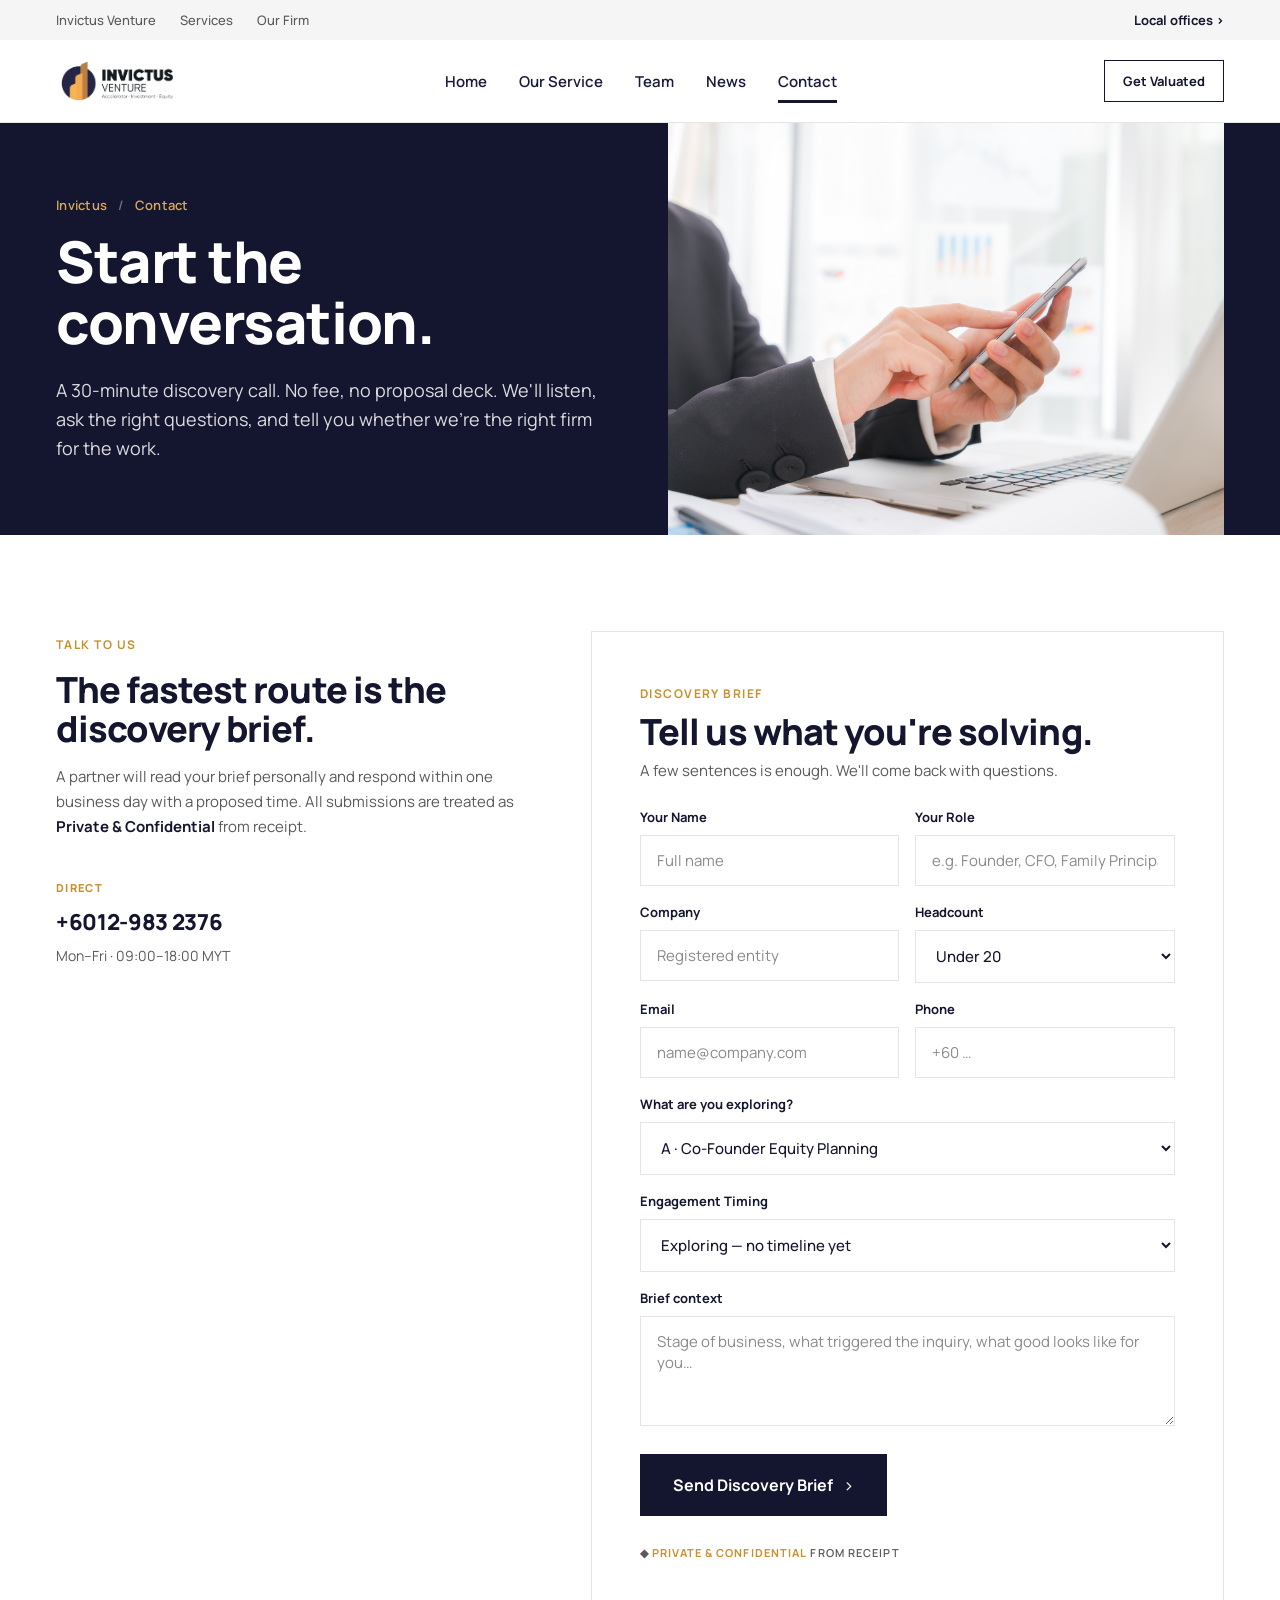
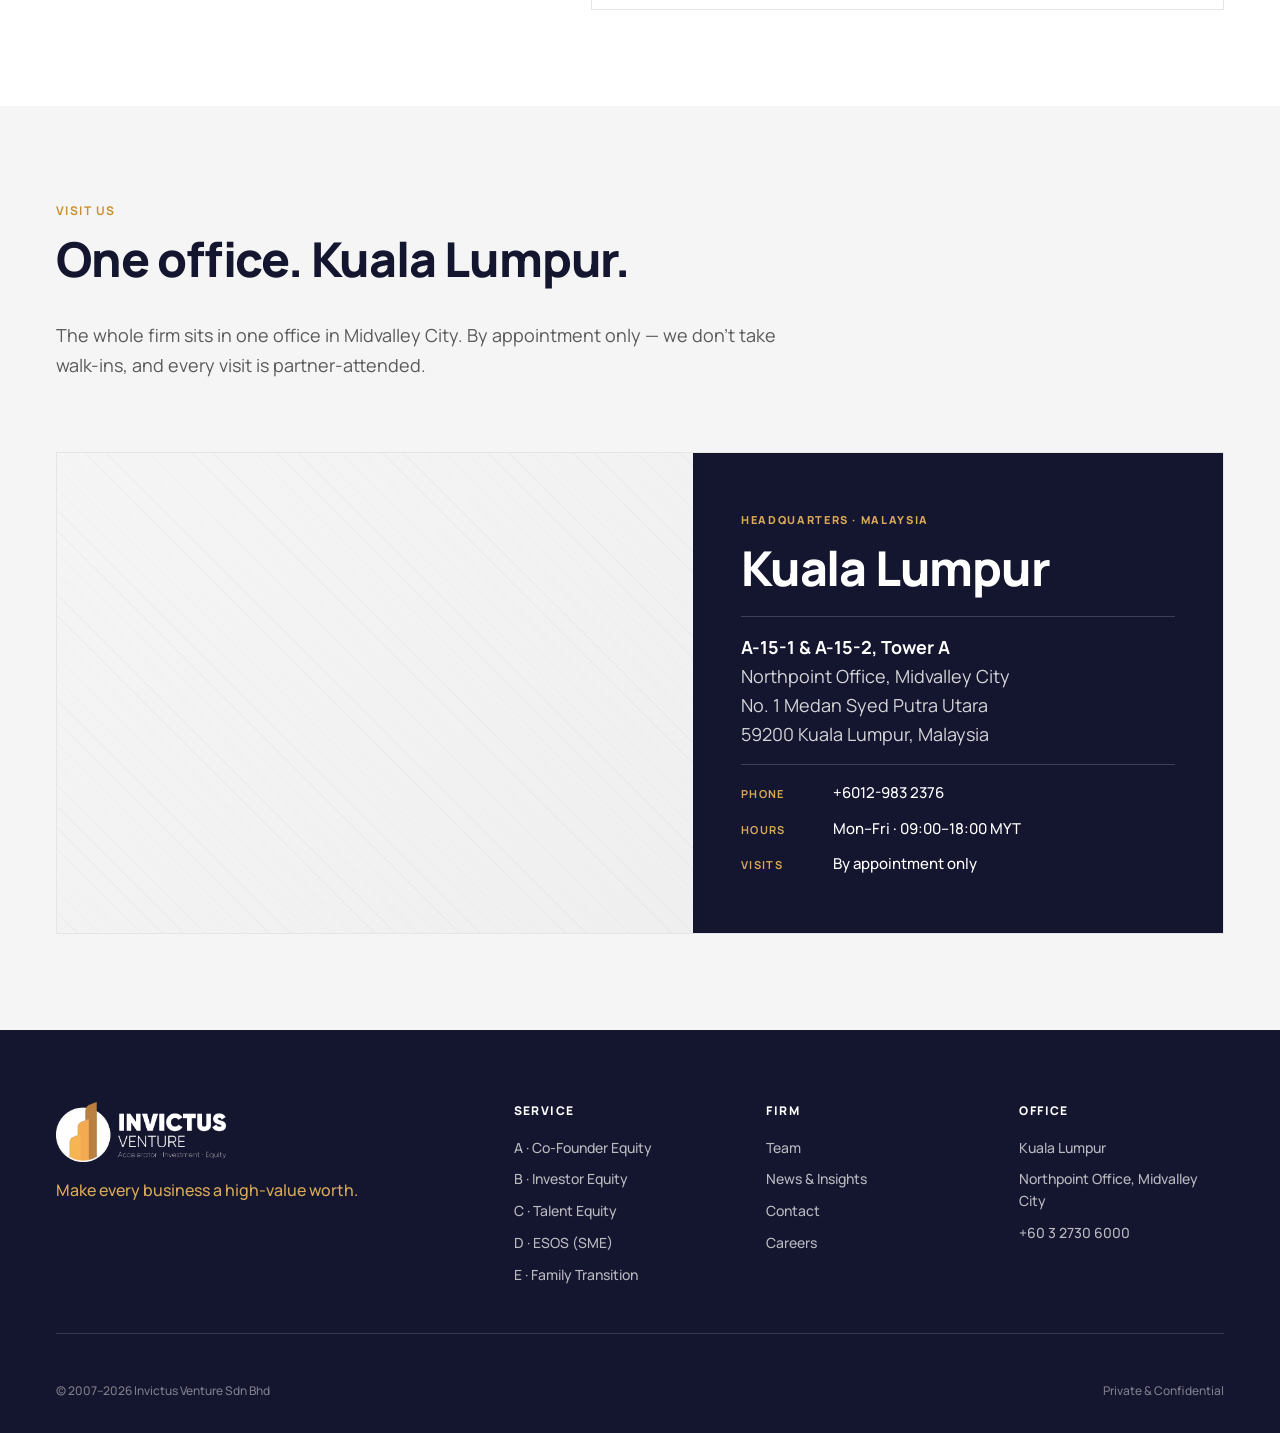
<file: contact.html>
<!DOCTYPE html>
<html lang="en">
<head>
  <meta charset="utf-8">
  <meta name="viewport" content="width=device-width,initial-scale=1">
  <title>Contact — Invictus Venture</title>
  <link rel="stylesheet" href="css/tokens.css">
  <link rel="stylesheet" href="css/site.css">
  <link rel="stylesheet" href="css/pages.css">
</head>
<body>

  <div class="topbar"><div class="shell topbar__inner">
    <div class="topbar__left">
      <a href="index.html">Invictus Venture</a>
      <a href="services.html">Services</a>
      <a href="team.html">Our Firm</a>
    </div>
    <div><a href="contact.html" class="active">Local offices ›</a></div>
  </div></div>

  <header class="header">
    <div class="shell header__inner">
      <a class="header__brand" href="index.html"><img src="assets/invictus-logo.png" alt="Invictus Venture"></a>
      <nav class="header__nav">
        <a href="index.html">Home</a>
        <a href="services.html">Our Service</a>
        <a href="team.html">Team</a>
        <a href="news.html">News</a>
        <a href="contact.html" class="active">Contact</a>
      </nav>
      <a href="contact.html" class="btn btn--ghost sm header__cta">Get Valuated</a>
    </div>
  </header>

  <!-- ============ PAGE HERO ============ -->
  <section class="page-hero">
    <div class="shell page-hero__inner">
      <div class="page-hero__content">
        <div class="page-hero__crumb">Invictus <span>/</span> Contact</div>
        <h1 class="page-hero__title">Start the conversation.</h1>
        <p class="page-hero__lead">
          A 30-minute discovery call. No fee, no proposal deck. We'll listen, ask the right questions, and tell you whether we're the right firm for the work.
        </p>
      </div>
      <div class="page-hero__image">
        <div class="img-slot dark">
          <img src="assets/contact-hero.jpg" alt="contact Hero Image">
        </div>
      </div>
    </div>
  </section>

  <!-- ============ CONTACT GRID ============ -->
  <section class="section">
    <div class="shell">
      <div class="contact-grid">

        <div class="contact-info">
          <div>
            <div class="eyebrow">Talk To Us</div>
            <h2 class="section-title" style="margin-top: var(--space-4); font-size: var(--fs-2xl);">The fastest route is the discovery brief.</h2>
            <p style="font-size: 15px; color: var(--invv-mute); line-height: 1.65; margin-top: var(--space-4); max-width: 460px;">
              A partner will read your brief personally and respond within one business day with a proposed time. All submissions are treated as <strong style="color: var(--invv-navy-900); font-weight: 700;">Private &amp; Confidential</strong> from receipt.
            </p>
          </div>

          <div class="contact-block">
            <div class="contact-block__label">DIRECT</div>
            <div class="contact-block__value">+6012-983 2376</div>
            <div class="contact-block__sub">Mon–Fri · 09:00–18:00 MYT</div>
          </div>
          
          <!--
          <div class="contact-block">
            <div class="contact-block__label">PARTNER ENQUIRIES</div>
            <div class="contact-block__value">partners@invictusventure.my</div>
            <div class="contact-block__sub">Read by the managing partner's desk daily.</div>
          </div>
          <div class="contact-block">
            <div class="contact-block__label">MEDIA &amp; PRESS</div>
            <div class="contact-block__value">press@invictusventure.my</div>
            <div class="contact-block__sub">For comment, interview requests, and benchmark data.</div>
          </div>
          <div class="contact-block">
            <div class="contact-block__label">CAREERS</div>
            <div class="contact-block__value">careers@invictusventure.my</div>
            <div class="contact-block__sub">Five years substantive practice minimum.</div>
          </div>
          -->
        </div> 
      

        <div class="contact-card">
          <div class="eyebrow">Discovery Brief</div>
          <h2 class="contact-card__title">Tell us what you're solving.</h2>
          <p class="contact-card__lede">A few sentences is enough. We'll come back with questions.</p>

          <form class="form" onsubmit="event.preventDefault(); this.style.display='none'; document.getElementById('c-success').style.display='block';">
            <div class="form__row">
              <div class="form__field"><label for="c-name">Your Name</label><input id="c-name" type="text" placeholder="Full name" required></div>
              <div class="form__field"><label for="c-role">Your Role</label><input id="c-role" type="text" placeholder="e.g. Founder, CFO, Family Principal" required></div>
            </div>
            <div class="form__row">
              <div class="form__field"><label for="c-co">Company</label><input id="c-co" type="text" placeholder="Registered entity" required></div>
              <div class="form__field"><label for="c-size">Headcount</label><select id="c-size">
                <option>Under 20</option><option>20–50</option><option>51–150</option><option>151–500</option><option>500+</option>
              </select></div>
            </div>
            <div class="form__row">
              <div class="form__field"><label for="c-email">Email</label><input id="c-email" type="email" placeholder="name@company.com" required></div>
              <div class="form__field"><label for="c-phone">Phone</label><input id="c-phone" type="tel" placeholder="+60 …"></div>
            </div>
            <div class="form__field"><label for="c-svc">What are you exploring?</label><select id="c-svc">
              <option>A · Co-Founder Equity Planning</option>
              <option>B · Investor Equity Planning</option>
              <option>C · Talent Equity Planning</option>
              <option>D · ESOS for Non-Listed SMEs</option>
              <option>E · Family Business Transition</option>
              <option>Not sure — let's discuss</option>
            </select></div>
            <div class="form__field"><label for="c-when">Engagement Timing</label><select id="c-when">
              <option>Exploring — no timeline yet</option>
              <option>Within the next quarter</option>
              <option>Within the next 6 months</option>
              <option>Triggered by a specific event (round, sale, succession)</option>
            </select></div>
            <div class="form__field"><label for="c-note">Brief context</label><textarea id="c-note" placeholder="Stage of business, what triggered the inquiry, what good looks like for you…"></textarea></div>
            <button type="submit" class="btn btn--primary form__submit lg">Send Discovery Brief <span class="arrow">›</span></button>
            <p class="form__note">◆ <strong>PRIVATE &amp; CONFIDENTIAL</strong> from receipt</p>
          </form>

          <div id="c-success" class="form__success" style="display:none;">
            <h4>Brief received.</h4>
            <p>A partner will reach out within one business day with a proposed time for the discovery call. All materials are treated as Private &amp; Confidential from receipt.</p>
          </div>
        </div>

      </div>
    </div>
  </section>

  <!-- ============ OFFICE ============ -->
  <section class="section section--grey">
    <div class="shell">
      <div class="section-header">
        <div class="eyebrow">Visit Us</div>
        <h2 class="section-title">One office. Kuala Lumpur.</h2>
        <p class="section-lede">
          The whole firm sits in one office in Midvalley City. By appointment only &mdash; we don't take walk-ins, and every visit is partner-attended.
        </p>
      </div>

      <div class="office-single">
        <div class="office-single__image">
          <div class="img-slot">
            <iframe src="https://www.google.com/maps/embed?pb=!1m16!1m12!1m3!1d1991.9551493010745!2d101.67546253878989!3d3.1184279774534063!2m3!1f0!2f0!3f0!3m2!1i1024!2i768!4f13.1!2m1!1sA-15-1%2C%20Northpoint%20Office%2C%20Midvalley%20City%2C%20Kuala%20Lumpur!5e0!3m2!1sen!2smy!4v1780049566060!5m2!1sen!2smy"
                    style="border:0; width:100%; height:100%; position:absolute; inset:0;"
                    allowfullscreen="" loading="lazy"
                    referrerpolicy="no-referrer-when-downgrade"
                    title="Invictus Venture — Kuala Lumpur office"></iframe>
          </div>
        </div>
        <div class="office-single__body">
          <div class="office__tag">HEADQUARTERS &middot; MALAYSIA</div>
          <div class="office__city">Kuala Lumpur</div>
          <div class="office-single__addr">
            <strong>A-15-1 &amp; A-15-2, Tower A</strong><br>
            Northpoint Office, Midvalley City<br>
            No. 1 Medan Syed Putra Utara<br>
            59200 Kuala Lumpur, Malaysia
          </div>
          <div class="office-single__details">
            <div class="office-single__detail">
              <div class="office-single__detail-label">Phone</div>
              <div class="office-single__detail-value">+6012-983 2376</div>
            </div>
            <div class="office-single__detail">
              <div class="office-single__detail-label">Hours</div>
              <div class="office-single__detail-value">Mon&ndash;Fri &middot; 09:00&ndash;18:00 MYT</div>
            </div>
            <div class="office-single__detail">
              <div class="office-single__detail-label">Visits</div>
              <div class="office-single__detail-value">By appointment only</div>
            </div>
          </div>
        </div>
      </div>
    </div>
  </section>

  <footer class="footer">
    <div class="shell">
      <div class="footer__inner">
        <div>
          <div class="footer__brand"><img src="assets/invictus-logo-white.png" alt="Invictus Venture"></div>
          <p class="footer__tag">Make every business a high-value worth.</p>
        </div>
        <div class="footer__col"><h4>Service</h4><ul>
          <li><a href="services.html#type-a">A · Co-Founder Equity</a></li>
          <li><a href="services.html#type-b">B · Investor Equity</a></li>
          <li><a href="services.html#type-c">C · Talent Equity</a></li>
          <li><a href="services.html#type-d">D · ESOS (SME)</a></li>
          <li><a href="services.html#type-e">E · Family Transition</a></li>
        </ul></div>
        <div class="footer__col"><h4>Firm</h4><ul>
          <li><a href="team.html">Team</a></li>
          <li><a href="news.html">News &amp; Insights</a></li>
          <li><a href="contact.html">Contact</a></li>
          <li><a href="contact.html">Careers</a></li>
        </ul></div>
        <div class="footer__col"><h4>Office</h4><ul>
          <li>Kuala Lumpur</li>
          <li>Northpoint Office, Midvalley City</li>
          <li>+60 3 2730 6000</li>
        </ul></div>
      </div>
      <div class="footer__bottom">
        <span>© 2007–2026 Invictus Venture Sdn Bhd</span>
        <span>Private &amp; Confidential</span>
      </div>
    </div>
  </footer>

</body>
</html>
</file>
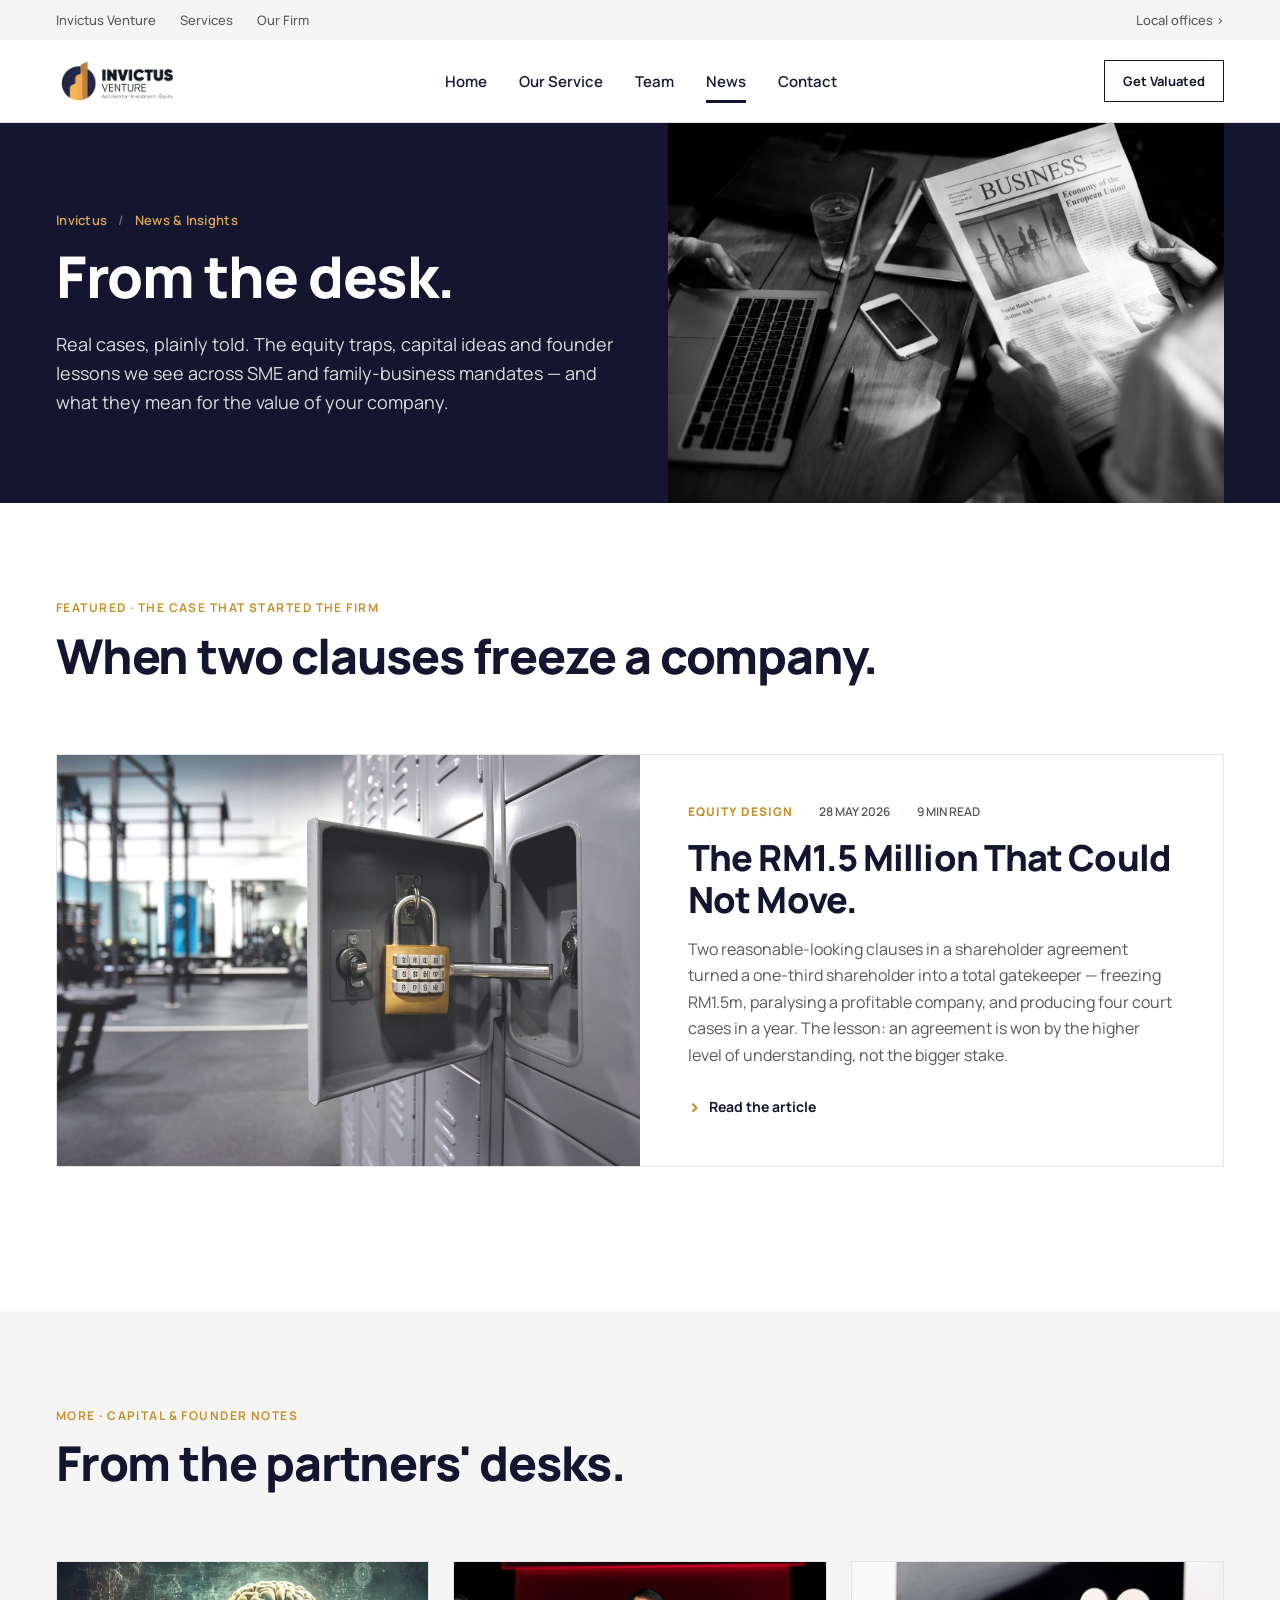
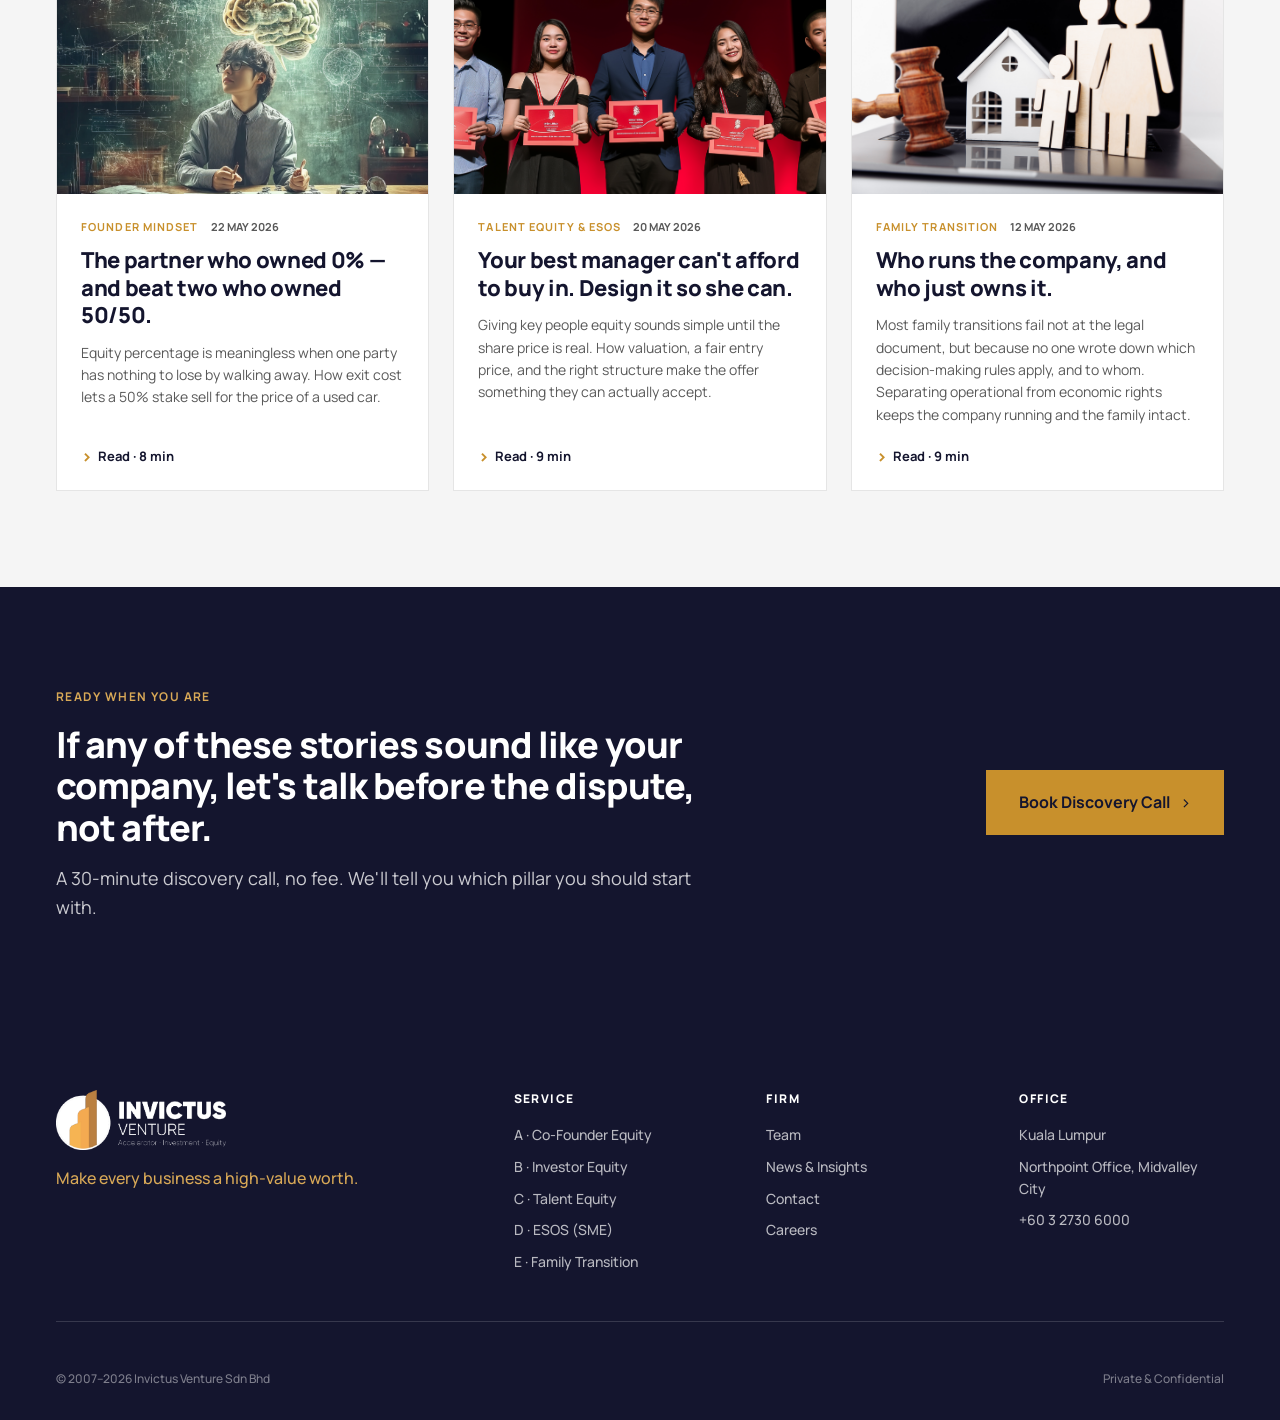
<file: news.html>
<!DOCTYPE html>
<html lang="en">
<head>
  <meta charset="utf-8">
  <meta name="viewport" content="width=device-width,initial-scale=1">
  <title>News &amp; Insights — Invictus Venture</title>
  <meta name="description" content="Equity design, capital thinking and founder lessons from the Invictus Venture desk — real cases on shareholder agreements, exit cost, valuation and scalability.">
  <link rel="stylesheet" href="css/tokens.css">
  <link rel="stylesheet" href="css/site.css">
  <link rel="stylesheet" href="css/pages.css">
</head>
<body>

  <div class="topbar"><div class="shell topbar__inner">
    <div class="topbar__left">
      <a href="index.html">Invictus Venture</a>
      <a href="services.html">Services</a>
      <a href="team.html">Our Firm</a>
    </div>
    <div><a href="contact.html">Local offices &rsaquo;</a></div>
  </div></div>

  <header class="header">
    <div class="shell header__inner">
      <a class="header__brand" href="index.html"><img src="assets/invictus-logo.png" alt="Invictus Venture"></a>
      <nav class="header__nav">
        <a href="index.html">Home</a>
        <a href="services.html">Our Service</a>
        <a href="team.html">Team</a>
        <a href="news.html" class="active">News</a>
        <a href="contact.html">Contact</a>
      </nav>
      <a href="contact.html" class="btn btn--ghost sm header__cta">Get Valuated</a>
    </div>
  </header>

  <!-- ============ PAGE HERO ============ -->
  <section class="page-hero">
    <div class="shell page-hero__inner">
      <div class="page-hero__content">
        <div class="page-hero__crumb">Invictus <span>/</span> News &amp; Insights</div>
        <h1 class="page-hero__title">From the desk.</h1>
        <p class="page-hero__lead">
          Real cases, plainly told. The equity traps, capital ideas and founder lessons we see across SME and family-business mandates &mdash; and what they mean for the value of your company.
        </p>
      </div>
      <div class="page-hero__image">
        <div class="img-slot dark">
          <img src="assets/news-hero.jpg" alt="News Hero Image">
        </div>
      </div>
    </div>
  </section>

  <!-- ============ FEATURED (ARTICLE 1) ============ -->
  <section class="section">
    <div class="shell">
      <div class="section-header">
        <div class="eyebrow">Featured &middot; The Case That Started The Firm</div>
        <h2 class="section-title">When two clauses freeze a company.</h2>
      </div>

      <a class="news-feature" href="articles/article-shareholder-agreement-trap.html">
        <div class="news-feature__image">
          <div class="img-slot">
            <img src="assets/deadlock.jpg" alt="Article Cover">
          </div>
        </div>
        <div class="news-feature__body">
          <div class="news-feature__meta">
            <span class="tag">Equity Design</span>
            <span class="sep">&middot;</span>
            <span>28 MAY 2026</span>
            <span class="sep">&middot;</span>
            <span>9 MIN READ</span>
          </div>
          <h3 class="news-feature__title">The RM1.5 Million That Could Not Move.</h3>
          <p class="news-feature__excerpt">
            Two reasonable-looking clauses in a shareholder agreement turned a one-third shareholder into a total gatekeeper &mdash; freezing RM1.5m, paralysing a profitable company, and producing four court cases in a year. The lesson: an agreement is won by the higher level of understanding, not the bigger stake.
          </p>
          <span class="news-feature__link">Read the article</span>
        </div>
      </a>
    </div>
  </section>

  <!-- ============ RECENT (ARTICLES 2-4) ============ -->
  <section class="section section--grey">
    <div class="shell">
      <div class="section-header">
        <div class="eyebrow">More &middot; Capital &amp; Founder Notes</div>
        <h2 class="section-title">From the partners' desks.</h2>
      </div>

      <div class="news-grid">

        <!-- ARTICLE 2 -->
        <a class="news-card" href="articles/article-exit-cost.html">
          <div class="news-card__image"><div class="img-slot"><img src="assets/mastermind.jpg" alt="Article Image"></div></div>
          <div class="news-card__body">
            <div class="news-card__meta"><span class="tag">FOUNDER MINDSET</span> <span>22 MAY 2026</span></div>
            <h3 class="news-card__title">The partner who owned 0% &mdash; and beat two who owned 50/50.</h3>
            <p class="news-card__excerpt">Equity percentage is meaningless when one party has nothing to lose by walking away. How exit cost lets a 50% stake sell for the price of a used car.</p>
            <span class="news-card__link">Read &middot; 8 min</span>
          </div>
        </a>

        <!-- ARTICLE 3 -->
        <a class="news-card" href="articles/article-talent-equity-affordable.html">
          <div class="news-card__image"><div class="img-slot"><img src="assets/talent-equity.jpg" alt="Article Image"></div></div>
          <div class="news-card__body">
            <div class="news-card__meta"><span class="tag">TALENT EQUITY &amp; ESOS</span> <span>20 MAY 2026</span></div>
            <h3 class="news-card__title">Your best manager can't afford to buy in. Design it so she can.</h3>
            <p class="news-card__excerpt">Giving key people equity sounds simple until the share price is real. How valuation, a fair entry price, and the right structure make the offer something they can actually accept.</p>
            <span class="news-card__link">Read &middot; 9 min</span>
          </div>
        </a>

        <!-- ARTICLE 4 -->
        <a class="news-card" href="articles/article-family-transition-rights.html">
          <div class="news-card__image"><div class="img-slot"><img src="assets/family-planning.jpg" alt="Article Image"></div></div>
          <div class="news-card__body">
            <div class="news-card__meta"><span class="tag">FAMILY TRANSITION</span> <span>12 MAY 2026</span></div>
            <h3 class="news-card__title">Who runs the company, and who just owns it.</h3>
            <p class="news-card__excerpt">Most family transitions fail not at the legal document, but because no one wrote down which decision-making rules apply, and to whom. Separating operational from economic rights keeps the company running and the family intact.</p>
            <span class="news-card__link">Read &middot; 9 min</span>
          </div>
        </a>

      </div>
    </div>
  </section>

  <!-- ============ CTA BAND ============ -->
  <section class="section section--dark">
    <div class="shell">
      <div class="cta-band">
        <div>
          <div class="eyebrow on-dark">Ready When You Are</div>
          <h3 class="cta-band__text" style="margin-top: var(--space-4);">If any of these stories sound like your company, let's talk before the dispute, not after.</h3>
          <p class="cta-band__sub">A 30-minute discovery call, no fee. We'll tell you which pillar you should start with.</p>
        </div>
        <div class="cta-band__actions">
          <a href="contact.html" class="btn btn--gold lg">Book Discovery Call <span class="arrow">&rsaquo;</span></a>
        </div>
      </div>
    </div>
  </section>

  <footer class="footer">
    <div class="shell">
      <div class="footer__inner">
        <div>
          <div class="footer__brand"><img src="assets/invictus-logo-white.png" alt="Invictus Venture"></div>
          <p class="footer__tag">Make every business a high-value worth.</p>
        </div>
        <div class="footer__col"><h4>Service</h4><ul>
          <li><a href="services.html#type-a">A &middot; Co-Founder Equity</a></li>
          <li><a href="services.html#type-b">B &middot; Investor Equity</a></li>
          <li><a href="services.html#type-c">C &middot; Talent Equity</a></li>
          <li><a href="services.html#type-d">D &middot; ESOS (SME)</a></li>
          <li><a href="services.html#type-e">E &middot; Family Transition</a></li>
        </ul></div>
        <div class="footer__col"><h4>Firm</h4><ul>
          <li><a href="team.html">Team</a></li>
          <li><a href="news.html">News &amp; Insights</a></li>
          <li><a href="contact.html">Contact</a></li>
          <li><a href="contact.html">Careers</a></li>
        </ul></div>
        <div class="footer__col"><h4>Office</h4><ul>
          <li>Kuala Lumpur</li>
          <li>Northpoint Office, Midvalley City</li>
          <li>+60 3 2730 6000</li>
        </ul></div>
      </div>
      <div class="footer__bottom">
        <span>&copy; 2007&ndash;2026 Invictus Venture Sdn Bhd</span>
        <span>Private &amp; Confidential</span>
      </div>
    </div>
  </footer>

</body>
</html>
</file>
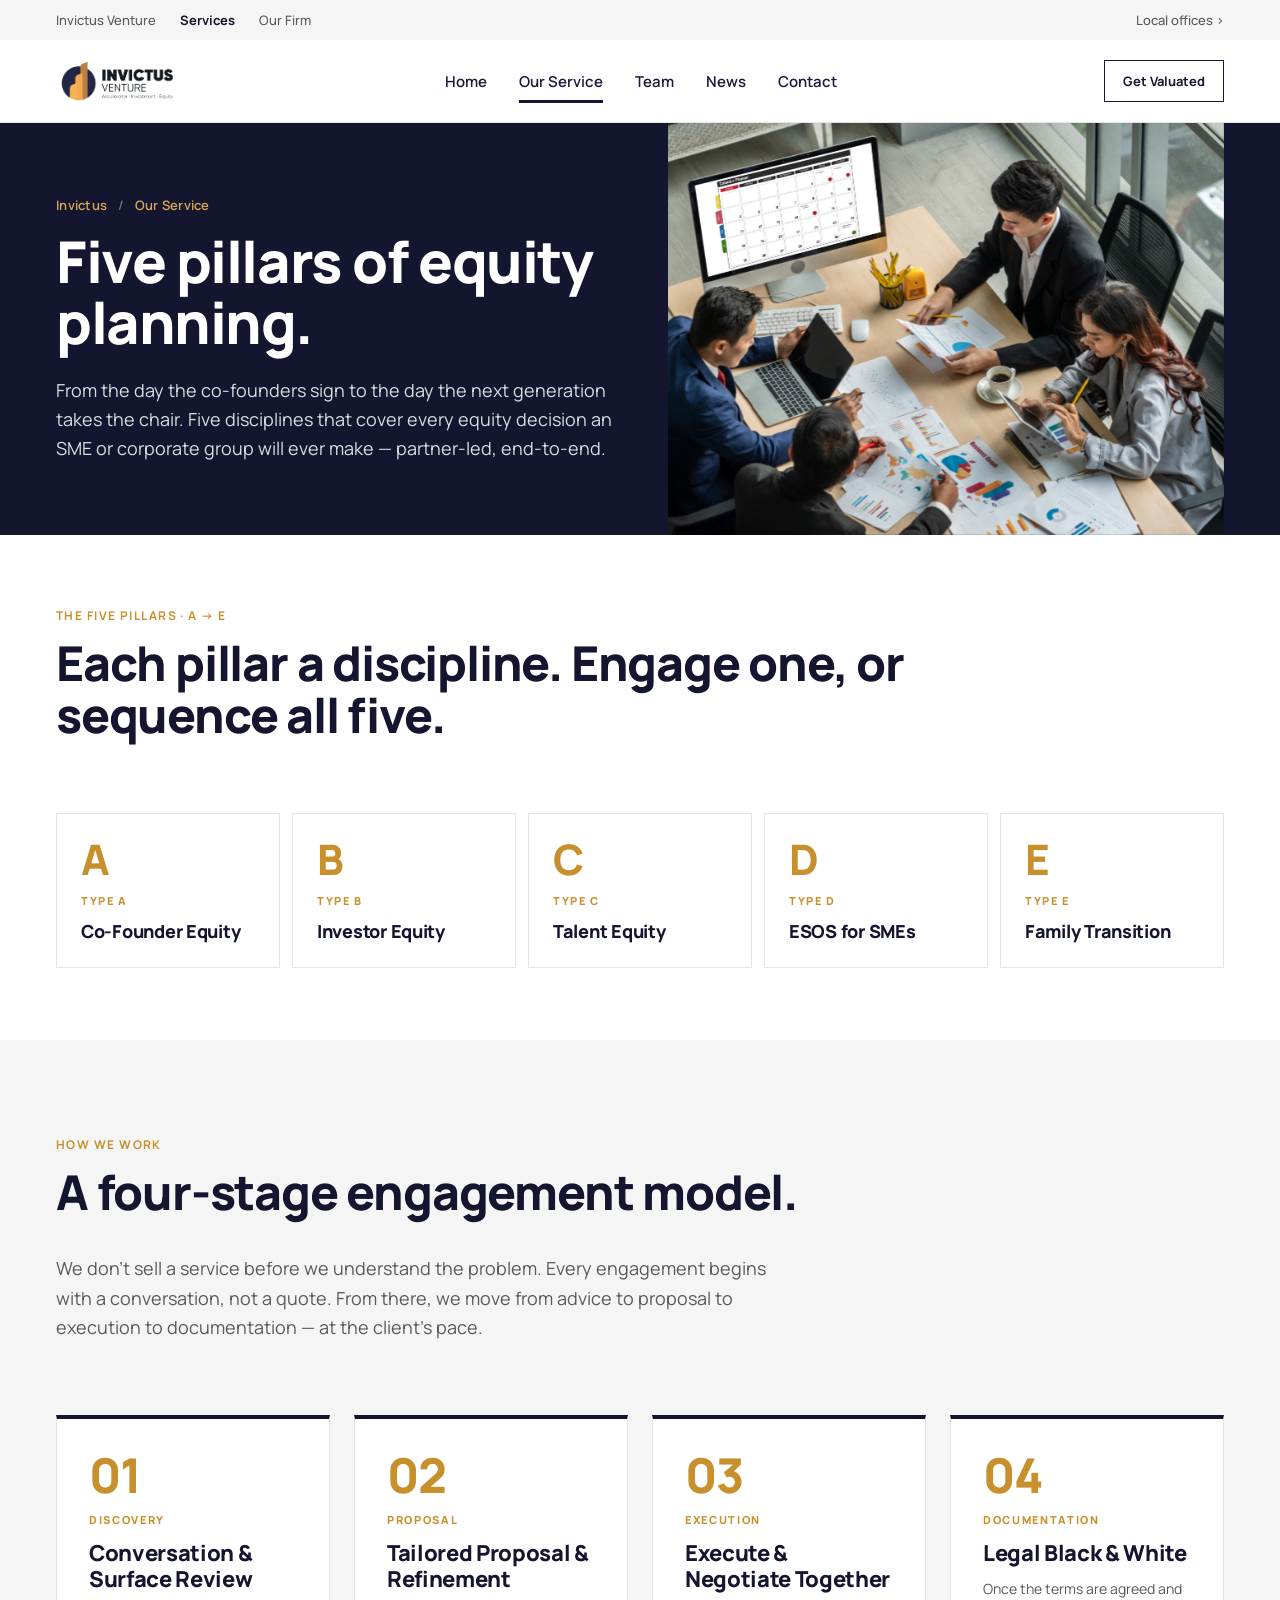
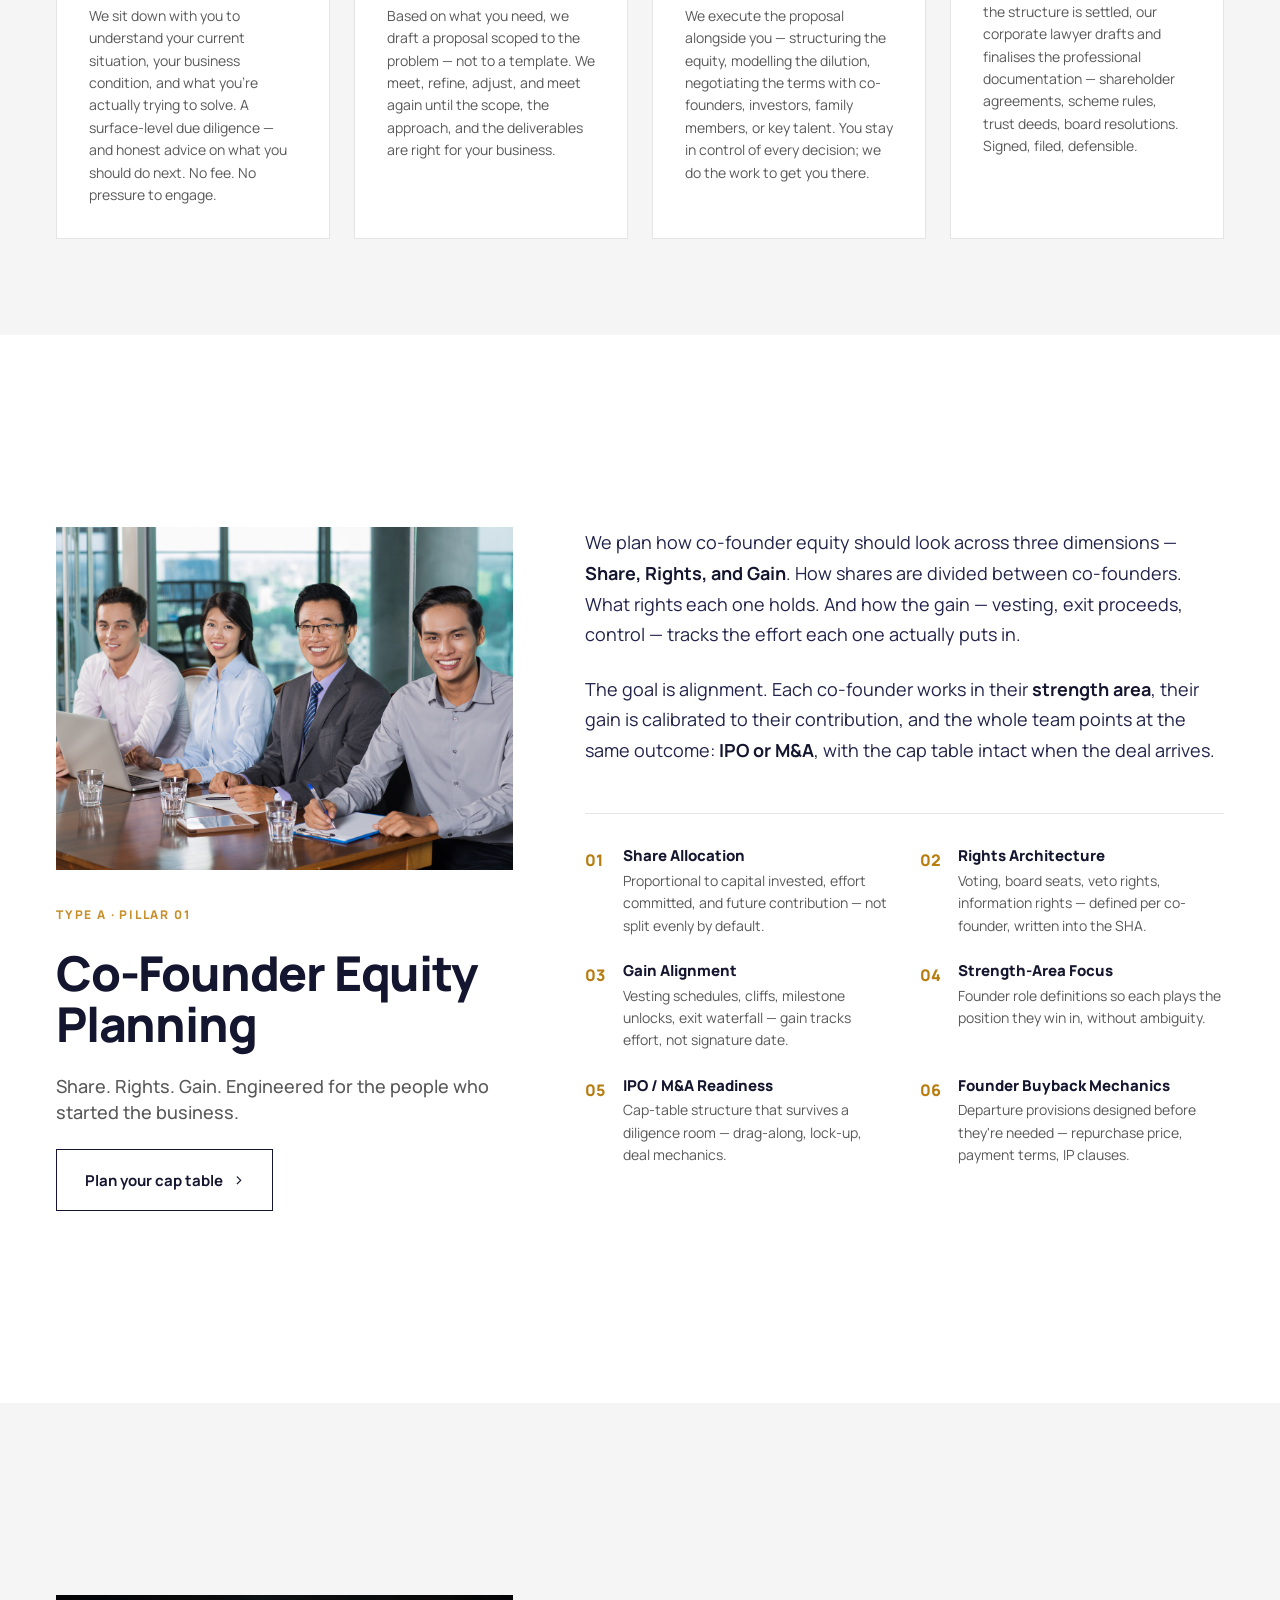
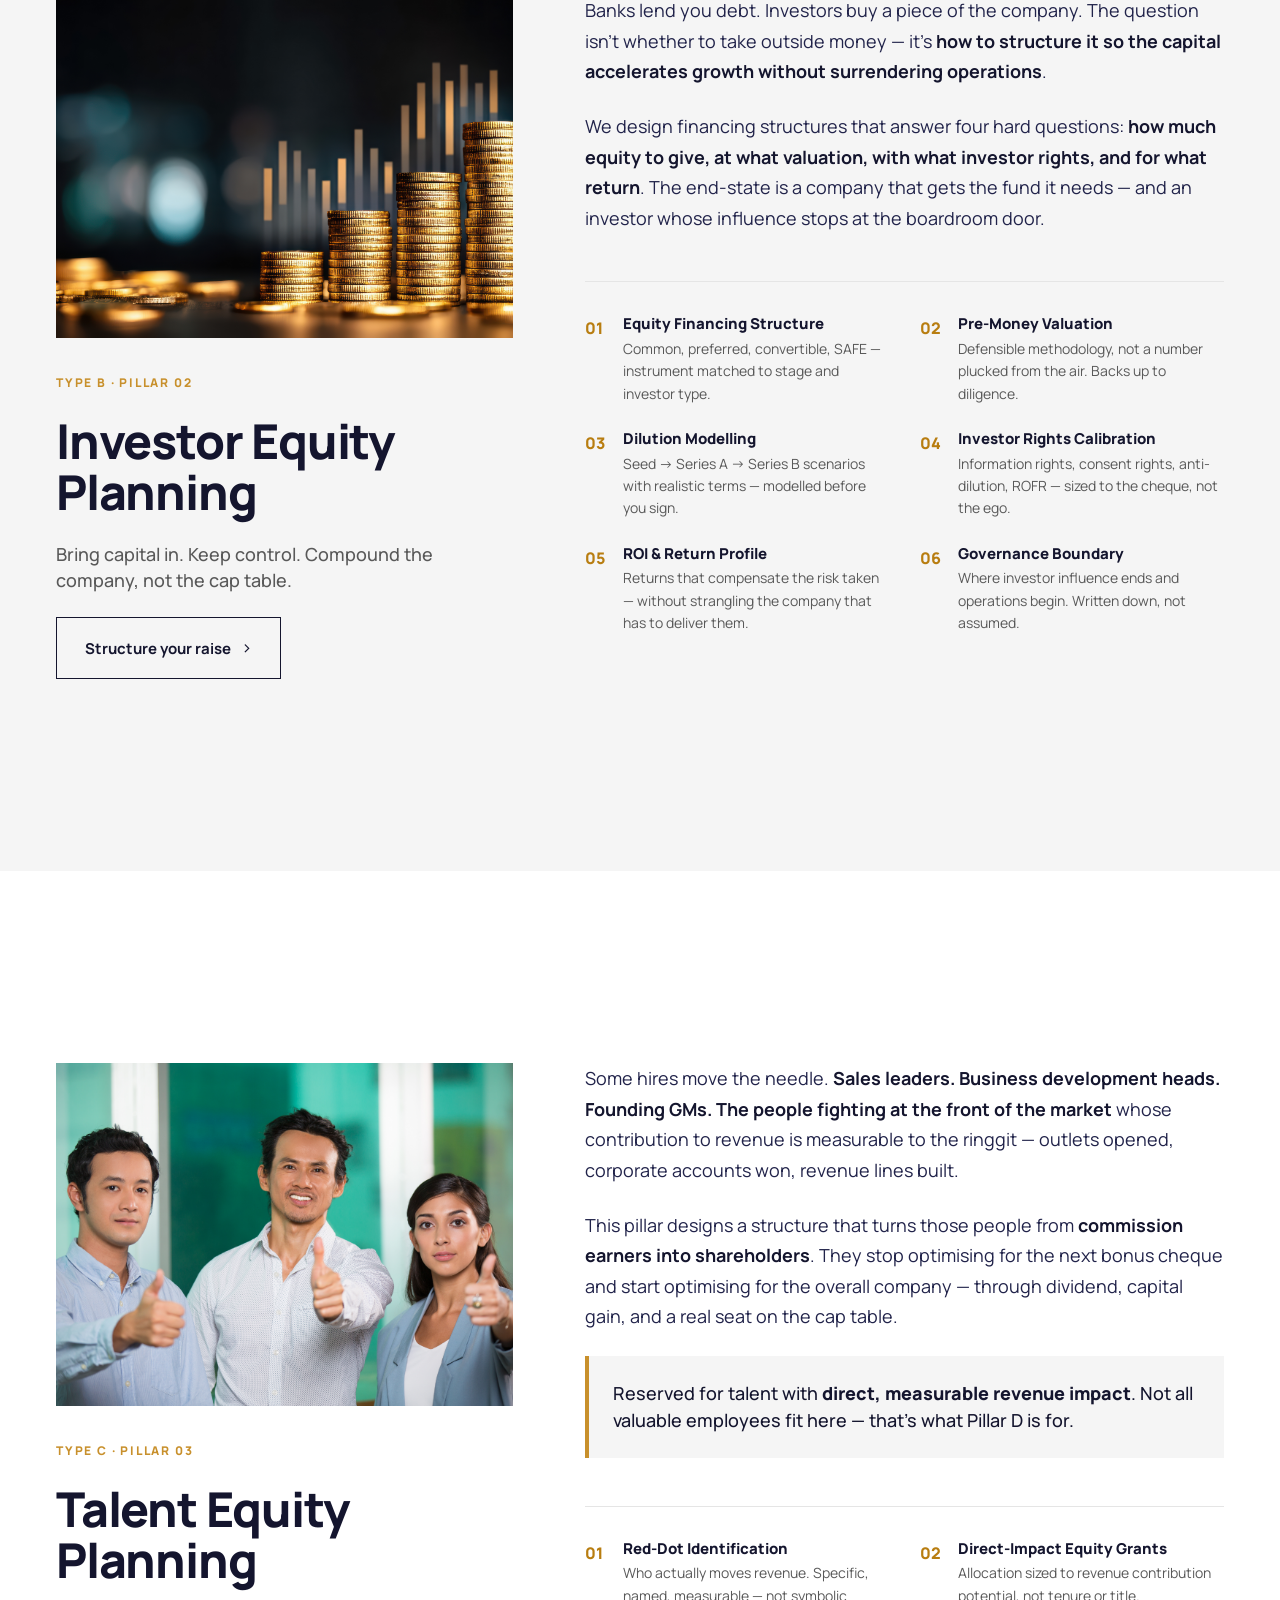
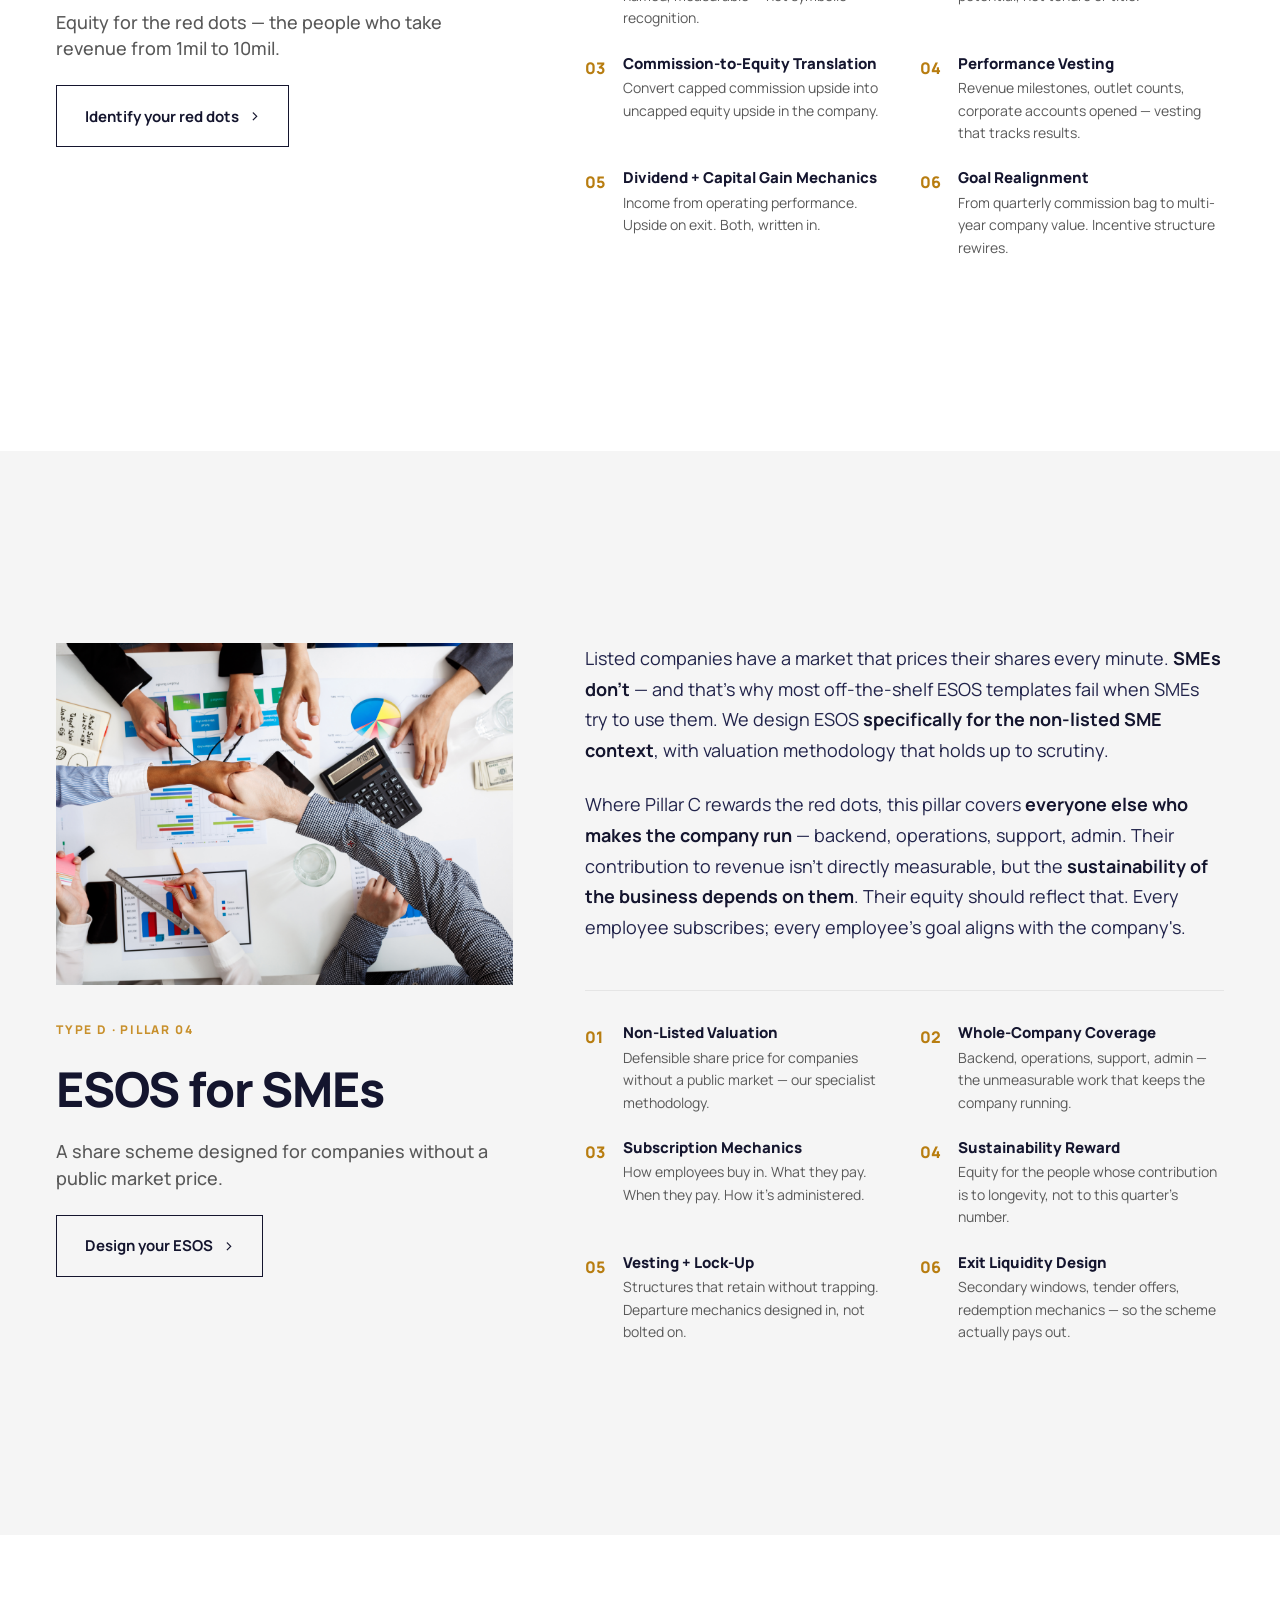
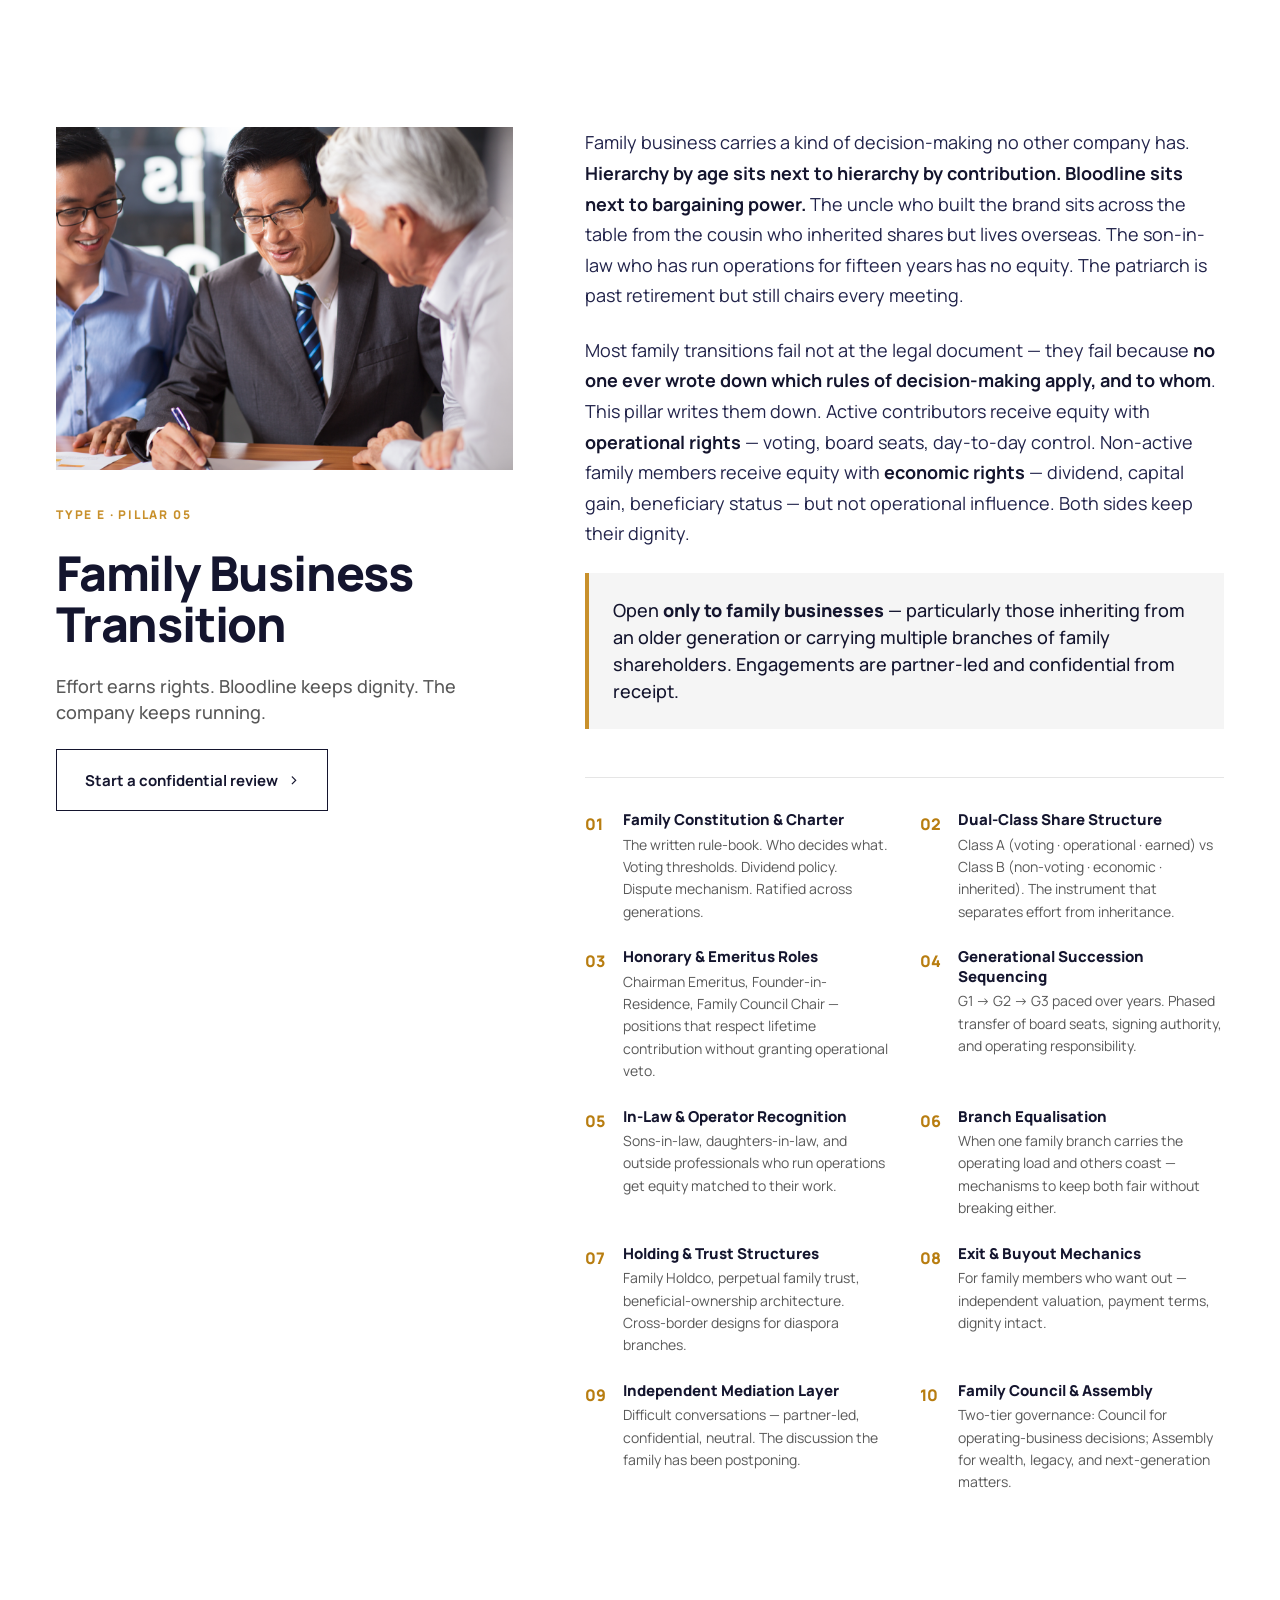
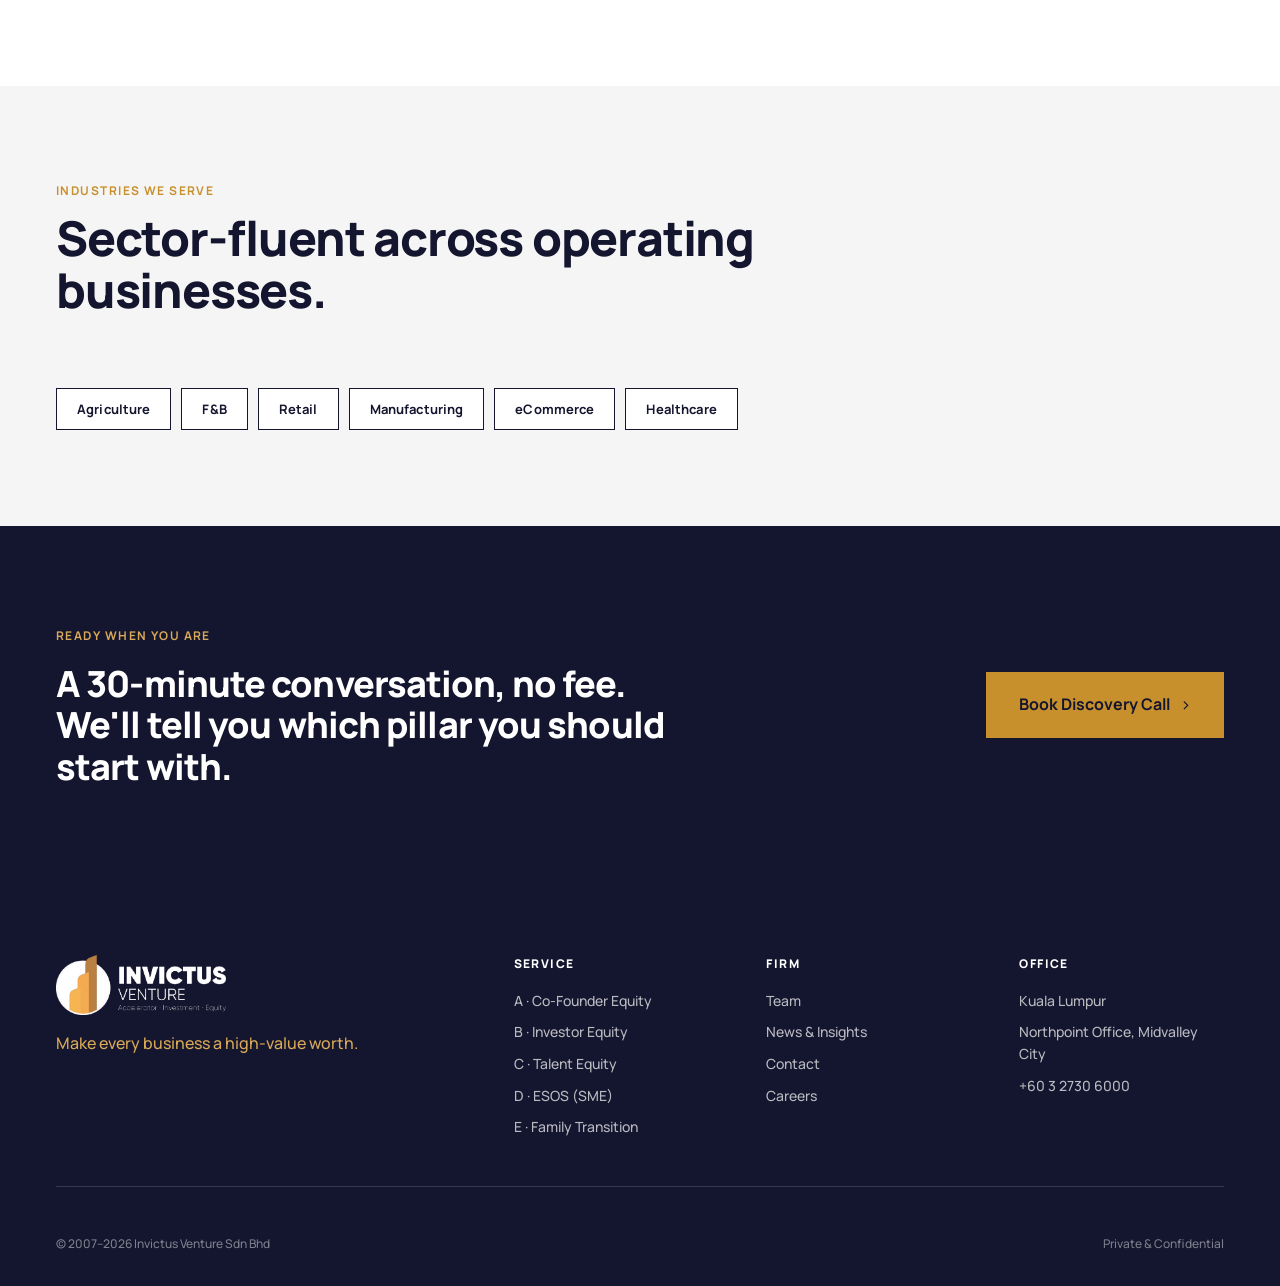
<file: services.html>
<!DOCTYPE html>
<html lang="en">
<head>
  <meta charset="utf-8">
  <meta name="viewport" content="width=device-width,initial-scale=1">
  <title>Our Service — Invictus Venture</title>
  <link rel="stylesheet" href="css/tokens.css">
  <link rel="stylesheet" href="css/site.css">
  <link rel="stylesheet" href="css/pages.css">
</head>
<body>

  <!-- ============ TOP BAR ============ -->
  <div class="topbar">
    <div class="shell topbar__inner">
      <div class="topbar__left">
        <a href="index.html">Invictus Venture</a>
        <a href="services.html" class="active">Services</a>
        <a href="team.html">Our Firm</a>
      </div>
      <div><a href="contact.html">Local offices ›</a></div>
    </div>
  </div>

  <!-- ============ HEADER ============ -->
  <header class="header">
    <div class="shell header__inner">
      <a class="header__brand" href="index.html"><img src="assets/invictus-logo.png" alt="Invictus Venture"></a>
      <nav class="header__nav">
        <a href="index.html">Home</a>
        <a href="services.html" class="active">Our Service</a>
        <a href="team.html">Team</a>
        <a href="news.html">News</a>
        <a href="contact.html">Contact</a>
      </nav>
      <a href="contact.html" class="btn btn--ghost sm header__cta">Get Valuated</a>
    </div>
  </header>

  <!-- ============ PAGE HERO ============ -->
  <section class="page-hero">
    <div class="shell page-hero__inner">
      <div class="page-hero__content">
        <div class="page-hero__crumb">Invictus <span>/</span> Our Service</div>
        <h1 class="page-hero__title">Five pillars of equity planning.</h1>
        <p class="page-hero__lead">
          From the day the co-founders sign to the day the next generation takes the chair. Five disciplines that cover every equity decision an SME or corporate group will ever make — partner-led, end-to-end.
        </p>
      </div>
      <div class="page-hero__image">
        <div class="img-slot dark">
          <img src="assets/5 service pillar.jpg" alt="service Hero Image">
        </div>
      </div>
    </div>
  </section>

  <!-- ============ PILLAR INDEX ============ -->
  <section class="section section--tight">
    <div class="shell">
      <div class="section-header">
        <div class="eyebrow">The Five Pillars · A → E</div>
        <h2 class="section-title">Each pillar a discipline. Engage one, or sequence all five.</h2>
      </div>
      <div class="pillar-index">
        <a class="pillar-index__item" href="#type-a">
          <div class="pillar-index__letter">A</div>
          <div class="pillar-index__type">TYPE A</div>
          <div class="pillar-index__title">Co-Founder Equity</div>
        </a>
        <a class="pillar-index__item" href="#type-b">
          <div class="pillar-index__letter">B</div>
          <div class="pillar-index__type">TYPE B</div>
          <div class="pillar-index__title">Investor Equity</div>
        </a>
        <a class="pillar-index__item" href="#type-c">
          <div class="pillar-index__letter">C</div>
          <div class="pillar-index__type">TYPE C</div>
          <div class="pillar-index__title">Talent Equity</div>
        </a>
        <a class="pillar-index__item" href="#type-d">
          <div class="pillar-index__letter">D</div>
          <div class="pillar-index__type">TYPE D</div>
          <div class="pillar-index__title">ESOS for SMEs</div>
        </a>
        <a class="pillar-index__item" href="#type-e">
          <div class="pillar-index__letter">E</div>
          <div class="pillar-index__type">TYPE E</div>
          <div class="pillar-index__title">Family Transition</div>
        </a>
      </div>
    </div>
  </section>

  <!-- ============ HOW WE WORK ============ -->
  <section class="section section--grey">
    <div class="shell">
      <div class="section-header">
        <div class="eyebrow">How We Work</div>
        <h2 class="section-title">A four-stage engagement model.</h2>
        <p class="section-lede">
          We don't sell a service before we understand the problem. Every engagement begins with a conversation, not a quote. From there, we move from advice to proposal to execution to documentation — at the client's pace.
        </p>
      </div>
      <div class="process">
        <div class="process__step">
          <div class="process__num">01</div>
          <div class="process__phase">DISCOVERY</div>
          <h3 class="process__title">Conversation &amp; Surface Review</h3>
          <p class="process__body">We sit down with you to understand your current situation, your business condition, and what you're actually trying to solve. A surface-level due diligence — and honest advice on what you should do next. No fee. No pressure to engage.</p>
        </div>
        <div class="process__step">
          <div class="process__num">02</div>
          <div class="process__phase">PROPOSAL</div>
          <h3 class="process__title">Tailored Proposal &amp; Refinement</h3>
          <p class="process__body">Based on what you need, we draft a proposal scoped to the problem — not to a template. We meet, refine, adjust, and meet again until the scope, the approach, and the deliverables are right for your business.</p>
        </div>
        <div class="process__step">
          <div class="process__num">03</div>
          <div class="process__phase">EXECUTION</div>
          <h3 class="process__title">Execute &amp; Negotiate Together</h3>
          <p class="process__body">We execute the proposal alongside you — structuring the equity, modelling the dilution, negotiating the terms with co-founders, investors, family members, or key talent. You stay in control of every decision; we do the work to get you there.</p>
        </div>
        <div class="process__step">
          <div class="process__num">04</div>
          <div class="process__phase">DOCUMENTATION</div>
          <h3 class="process__title">Legal Black &amp; White</h3>
          <p class="process__body">Once the terms are agreed and the structure is settled, our corporate lawyer drafts and finalises the professional documentation — shareholder agreements, scheme rules, trust deeds, board resolutions. Signed, filed, defensible.</p>
        </div>
      </div>
    </div>
  </section>

  <!-- ============ TYPE A ============ -->
  <section class="section" id="type-a">
    <div class="shell">
      <div class="service-deep">
        <aside class="service-deep__aside">
          <div class="service-deep__image">
            <div class="img-slot">
              <img src="assets/founder.jpg" alt="Type A">
            </div>
          </div>
          <div class="service-deep__num">TYPE A · PILLAR 01</div>
          <h2 class="service-deep__title">Co-Founder Equity Planning</h2>
          <p class="service-deep__tag">Share. Rights. Gain. Engineered for the people who started the business.</p>
          <a href="contact.html" class="btn btn--ghost" style="align-self: flex-start;">Plan your cap table <span class="arrow">›</span></a>
        </aside>
        <div class="service-deep__body">
          <p>
            We plan how co-founder equity should look across three dimensions — <strong>Share, Rights, and Gain</strong>. How shares are divided between co-founders. What rights each one holds. And how the gain — vesting, exit proceeds, control — tracks the effort each one actually puts in.
          </p>
          <p>
            The goal is alignment. Each co-founder works in their <strong>strength area</strong>, their gain is calibrated to their contribution, and the whole team points at the same outcome: <strong>IPO or M&amp;A</strong>, with the cap table intact when the deal arrives.
          </p>
          <div class="service-deep__features">
            <div class="feature"><div class="feature__num">01</div><div class="feature__text"><strong>Share Allocation</strong><span>Proportional to capital invested, effort committed, and future contribution — not split evenly by default.</span></div></div>
            <div class="feature"><div class="feature__num">02</div><div class="feature__text"><strong>Rights Architecture</strong><span>Voting, board seats, veto rights, information rights — defined per co-founder, written into the SHA.</span></div></div>
            <div class="feature"><div class="feature__num">03</div><div class="feature__text"><strong>Gain Alignment</strong><span>Vesting schedules, cliffs, milestone unlocks, exit waterfall — gain tracks effort, not signature date.</span></div></div>
            <div class="feature"><div class="feature__num">04</div><div class="feature__text"><strong>Strength-Area Focus</strong><span>Founder role definitions so each plays the position they win in, without ambiguity.</span></div></div>
            <div class="feature"><div class="feature__num">05</div><div class="feature__text"><strong>IPO / M&amp;A Readiness</strong><span>Cap-table structure that survives a diligence room — drag-along, lock-up, deal mechanics.</span></div></div>
            <div class="feature"><div class="feature__num">06</div><div class="feature__text"><strong>Founder Buyback Mechanics</strong><span>Departure provisions designed before they're needed — repurchase price, payment terms, IP clauses.</span></div></div>
          </div>
        </div>
      </div>
    </div>
  </section>

  <!-- ============ TYPE B ============ -->
  <section class="section section--grey" id="type-b">
    <div class="shell">
      <div class="service-deep">
        <aside class="service-deep__aside">
          <div class="service-deep__image">
            <div class="img-slot">
              <img src="assets/investment.jpg" alt="Type B">
            </div>
          </div>
          <div class="service-deep__num">TYPE B · PILLAR 02</div>
          <h2 class="service-deep__title">Investor Equity Planning</h2>
          <p class="service-deep__tag">Bring capital in. Keep control. Compound the company, not the cap table.</p>
          <a href="contact.html" class="btn btn--ghost" style="align-self: flex-start;">Structure your raise <span class="arrow">›</span></a>
        </aside>
        <div class="service-deep__body">
          <p>Banks lend you debt. Investors buy a piece of the company. The question isn't whether to take outside money — it's <strong>how to structure it so the capital accelerates growth without surrendering operations</strong>.</p>
          <p>We design financing structures that answer four hard questions: <strong>how much equity to give, at what valuation, with what investor rights, and for what return</strong>. The end-state is a company that gets the fund it needs — and an investor whose influence stops at the boardroom door.</p>
          <div class="service-deep__features">
            <div class="feature"><div class="feature__num">01</div><div class="feature__text"><strong>Equity Financing Structure</strong><span>Common, preferred, convertible, SAFE — instrument matched to stage and investor type.</span></div></div>
            <div class="feature"><div class="feature__num">02</div><div class="feature__text"><strong>Pre-Money Valuation</strong><span>Defensible methodology, not a number plucked from the air. Backs up to diligence.</span></div></div>
            <div class="feature"><div class="feature__num">03</div><div class="feature__text"><strong>Dilution Modelling</strong><span>Seed → Series A → Series B scenarios with realistic terms — modelled before you sign.</span></div></div>
            <div class="feature"><div class="feature__num">04</div><div class="feature__text"><strong>Investor Rights Calibration</strong><span>Information rights, consent rights, anti-dilution, ROFR — sized to the cheque, not the ego.</span></div></div>
            <div class="feature"><div class="feature__num">05</div><div class="feature__text"><strong>ROI &amp; Return Profile</strong><span>Returns that compensate the risk taken — without strangling the company that has to deliver them.</span></div></div>
            <div class="feature"><div class="feature__num">06</div><div class="feature__text"><strong>Governance Boundary</strong><span>Where investor influence ends and operations begin. Written down, not assumed.</span></div></div>
          </div>
        </div>
      </div>
    </div>
  </section>

  <!-- ============ TYPE C ============ -->
  <section class="section" id="type-c">
    <div class="shell">
      <div class="service-deep">
        <aside class="service-deep__aside">
          <div class="service-deep__image">
            <div class="img-slot">
              <img src="assets/talent.jpg" alt="Type C">
              </div>
          </div>
          <div class="service-deep__num">TYPE C · PILLAR 03</div>
          <h2 class="service-deep__title">Talent Equity Planning</h2>
          <p class="service-deep__tag">Equity for the red dots — the people who take revenue from 1mil to 10mil.</p>
          <a href="contact.html" class="btn btn--ghost" style="align-self: flex-start;">Identify your red dots <span class="arrow">›</span></a>
        </aside>
        <div class="service-deep__body">
          <p>Some hires move the needle. <strong>Sales leaders. Business development heads. Founding GMs. The people fighting at the front of the market</strong> whose contribution to revenue is measurable to the ringgit — outlets opened, corporate accounts won, revenue lines built.</p>
          <p>This pillar designs a structure that turns those people from <strong>commission earners into shareholders</strong>. They stop optimising for the next bonus cheque and start optimising for the overall company — through dividend, capital gain, and a real seat on the cap table.</p>
          <div class="service-deep__callout">
            Reserved for talent with <strong>direct, measurable revenue impact</strong>. Not all valuable employees fit here — that's what Pillar D is for.
          </div>
          <div class="service-deep__features">
            <div class="feature"><div class="feature__num">01</div><div class="feature__text"><strong>Red-Dot Identification</strong><span>Who actually moves revenue. Specific, named, measurable — not symbolic recognition.</span></div></div>
            <div class="feature"><div class="feature__num">02</div><div class="feature__text"><strong>Direct-Impact Equity Grants</strong><span>Allocation sized to revenue contribution potential, not tenure or title.</span></div></div>
            <div class="feature"><div class="feature__num">03</div><div class="feature__text"><strong>Commission-to-Equity Translation</strong><span>Convert capped commission upside into uncapped equity upside in the company.</span></div></div>
            <div class="feature"><div class="feature__num">04</div><div class="feature__text"><strong>Performance Vesting</strong><span>Revenue milestones, outlet counts, corporate accounts opened — vesting that tracks results.</span></div></div>
            <div class="feature"><div class="feature__num">05</div><div class="feature__text"><strong>Dividend + Capital Gain Mechanics</strong><span>Income from operating performance. Upside on exit. Both, written in.</span></div></div>
            <div class="feature"><div class="feature__num">06</div><div class="feature__text"><strong>Goal Realignment</strong><span>From quarterly commission bag to multi-year company value. Incentive structure rewires.</span></div></div>
          </div>
        </div>
      </div>
    </div>
  </section>

  <!-- ============ TYPE D ============ -->
  <section class="section section--grey" id="type-d">
    <div class="shell">
      <div class="service-deep">
        <aside class="service-deep__aside">
          <div class="service-deep__image">
            <div class="img-slot">
              <img src="assets/ESOS.jpg" alt="Type D">
              </div>
          </div>
          <div class="service-deep__num">TYPE D · PILLAR 04</div>
          <h2 class="service-deep__title">ESOS for SMEs</h2>
          <p class="service-deep__tag">A share scheme designed for companies without a public market price.</p>
          <a href="contact.html" class="btn btn--ghost" style="align-self: flex-start;">Design your ESOS <span class="arrow">›</span></a>
        </aside>
        <div class="service-deep__body">
          <p>Listed companies have a market that prices their shares every minute. <strong>SMEs don't</strong> — and that's why most off-the-shelf ESOS templates fail when SMEs try to use them. We design ESOS <strong>specifically for the non-listed SME context</strong>, with valuation methodology that holds up to scrutiny.</p>
          <p>Where Pillar C rewards the red dots, this pillar covers <strong>everyone else who makes the company run</strong> — backend, operations, support, admin. Their contribution to revenue isn't directly measurable, but the <strong>sustainability of the business depends on them</strong>. Their equity should reflect that. Every employee subscribes; every employee's goal aligns with the company's.</p>
          <div class="service-deep__features">
            <div class="feature"><div class="feature__num">01</div><div class="feature__text"><strong>Non-Listed Valuation</strong><span>Defensible share price for companies without a public market — our specialist methodology.</span></div></div>
            <div class="feature"><div class="feature__num">02</div><div class="feature__text"><strong>Whole-Company Coverage</strong><span>Backend, operations, support, admin — the unmeasurable work that keeps the company running.</span></div></div>
            <div class="feature"><div class="feature__num">03</div><div class="feature__text"><strong>Subscription Mechanics</strong><span>How employees buy in. What they pay. When they pay. How it's administered.</span></div></div>
            <div class="feature"><div class="feature__num">04</div><div class="feature__text"><strong>Sustainability Reward</strong><span>Equity for the people whose contribution is to longevity, not to this quarter's number.</span></div></div>
            <div class="feature"><div class="feature__num">05</div><div class="feature__text"><strong>Vesting + Lock-Up</strong><span>Structures that retain without trapping. Departure mechanics designed in, not bolted on.</span></div></div>
            <div class="feature"><div class="feature__num">06</div><div class="feature__text"><strong>Exit Liquidity Design</strong><span>Secondary windows, tender offers, redemption mechanics — so the scheme actually pays out.</span></div></div>
          </div>
        </div>
      </div>
    </div>
  </section>

  <!-- ============ TYPE E ============ -->
  <section class="section" id="type-e">
    <div class="shell">
      <div class="service-deep">
        <aside class="service-deep__aside">
          <div class="service-deep__image">
            <div class="img-slot">
             <img src="assets/family-business.jpg" alt="Type E">
            </div>
          </div>
          <div class="service-deep__num">TYPE E · PILLAR 05</div>
          <h2 class="service-deep__title">Family Business Transition</h2>
          <p class="service-deep__tag">Effort earns rights. Bloodline keeps dignity. The company keeps running.</p>
          <a href="contact.html" class="btn btn--ghost" style="align-self: flex-start;">Start a confidential review <span class="arrow">›</span></a>
        </aside>
        <div class="service-deep__body">
          <p>Family business carries a kind of decision-making no other company has. <strong>Hierarchy by age sits next to hierarchy by contribution. Bloodline sits next to bargaining power.</strong> The uncle who built the brand sits across the table from the cousin who inherited shares but lives overseas. The son-in-law who has run operations for fifteen years has no equity. The patriarch is past retirement but still chairs every meeting.</p>
          <p>Most family transitions fail not at the legal document — they fail because <strong>no one ever wrote down which rules of decision-making apply, and to whom</strong>. This pillar writes them down. Active contributors receive equity with <strong>operational rights</strong> — voting, board seats, day-to-day control. Non-active family members receive equity with <strong>economic rights</strong> — dividend, capital gain, beneficiary status — but not operational influence. Both sides keep their dignity.</p>
          <div class="service-deep__callout">
            Open <strong>only to family businesses</strong> — particularly those inheriting from an older generation or carrying multiple branches of family shareholders. Engagements are partner-led and confidential from receipt.
          </div>
          <div class="service-deep__features">
            <div class="feature"><div class="feature__num">01</div><div class="feature__text"><strong>Family Constitution &amp; Charter</strong><span>The written rule-book. Who decides what. Voting thresholds. Dividend policy. Dispute mechanism. Ratified across generations.</span></div></div>
            <div class="feature"><div class="feature__num">02</div><div class="feature__text"><strong>Dual-Class Share Structure</strong><span>Class A (voting · operational · earned) vs Class B (non-voting · economic · inherited). The instrument that separates effort from inheritance.</span></div></div>
            <div class="feature"><div class="feature__num">03</div><div class="feature__text"><strong>Honorary &amp; Emeritus Roles</strong><span>Chairman Emeritus, Founder-in-Residence, Family Council Chair — positions that respect lifetime contribution without granting operational veto.</span></div></div>
            <div class="feature"><div class="feature__num">04</div><div class="feature__text"><strong>Generational Succession Sequencing</strong><span>G1 → G2 → G3 paced over years. Phased transfer of board seats, signing authority, and operating responsibility.</span></div></div>
            <div class="feature"><div class="feature__num">05</div><div class="feature__text"><strong>In-Law &amp; Operator Recognition</strong><span>Sons-in-law, daughters-in-law, and outside professionals who run operations get equity matched to their work.</span></div></div>
            <div class="feature"><div class="feature__num">06</div><div class="feature__text"><strong>Branch Equalisation</strong><span>When one family branch carries the operating load and others coast — mechanisms to keep both fair without breaking either.</span></div></div>
            <div class="feature"><div class="feature__num">07</div><div class="feature__text"><strong>Holding &amp; Trust Structures</strong><span>Family Holdco, perpetual family trust, beneficial-ownership architecture. Cross-border designs for diaspora branches.</span></div></div>
            <div class="feature"><div class="feature__num">08</div><div class="feature__text"><strong>Exit &amp; Buyout Mechanics</strong><span>For family members who want out — independent valuation, payment terms, dignity intact.</span></div></div>
            <div class="feature"><div class="feature__num">09</div><div class="feature__text"><strong>Independent Mediation Layer</strong><span>Difficult conversations — partner-led, confidential, neutral. The discussion the family has been postponing.</span></div></div>
            <div class="feature"><div class="feature__num">10</div><div class="feature__text"><strong>Family Council &amp; Assembly</strong><span>Two-tier governance: Council for operating-business decisions; Assembly for wealth, legacy, and next-generation matters.</span></div></div>
          </div>
        </div>
      </div>
    </div>
  </section>

  <!-- ============ INDUSTRIES ============ -->
  <section class="section section--grey">
    <div class="shell">
      <div class="section-header">
        <div class="eyebrow">Industries We Serve</div>
        <h2 class="section-title">Sector-fluent across operating businesses.</h2>
      </div>
      <div class="industries">
        <span class="industry-chip">Agriculture</span>
        <span class="industry-chip">F&amp;B</span>
        <span class="industry-chip">Retail</span>
        <span class="industry-chip">Manufacturing</span>
        <span class="industry-chip">eCommerce</span>
        <span class="industry-chip">Healthcare</span>
      </div>
    </div>
  </section>

  <!-- ============ CTA BAND ============ -->
  <section class="section section--dark">
    <div class="shell">
      <div class="cta-band">
        <div>
          <div class="eyebrow on-dark">Ready When You Are</div>
          <h3 class="cta-band__text" style="margin-top: var(--space-4);">A 30-minute conversation, no fee. We'll tell you which pillar you should start with.</h3>
        </div>
        <div class="cta-band__actions">
          <a href="contact.html" class="btn btn--gold lg">Book Discovery Call <span class="arrow">›</span></a>
        </div>
      </div>
    </div>
  </section>

  <!-- ============ FOOTER ============ -->
  <footer class="footer">
    <div class="shell">
      <div class="footer__inner">
        <div>
          <div class="footer__brand"><img src="assets/invictus-logo-white.png" alt="Invictus Venture"></div>
          <p class="footer__tag">Make every business a high-value worth.</p>
        </div>
        <div class="footer__col"><h4>Service</h4><ul>
          <li><a href="services.html#type-a">A · Co-Founder Equity</a></li>
          <li><a href="services.html#type-b">B · Investor Equity</a></li>
          <li><a href="services.html#type-c">C · Talent Equity</a></li>
          <li><a href="services.html#type-d">D · ESOS (SME)</a></li>
          <li><a href="services.html#type-e">E · Family Transition</a></li>
        </ul></div>
        <div class="footer__col"><h4>Firm</h4><ul>
          <li><a href="team.html">Team</a></li>
          <li><a href="news.html">News &amp; Insights</a></li>
          <li><a href="contact.html">Contact</a></li>
          <li><a href="contact.html">Careers</a></li>
        </ul></div>
        <div class="footer__col"><h4>Office</h4><ul>
          <li>Kuala Lumpur</li>
          <li>Northpoint Office, Midvalley City</li>
          <li>+60 3 2730 6000</li>
        </ul></div>
      </div>
      <div class="footer__bottom">
        <span>© 2007–2026 Invictus Venture Sdn Bhd</span>
        <span>Private &amp; Confidential</span>
      </div>
    </div>
  </footer>

</body>
</html>
</file>
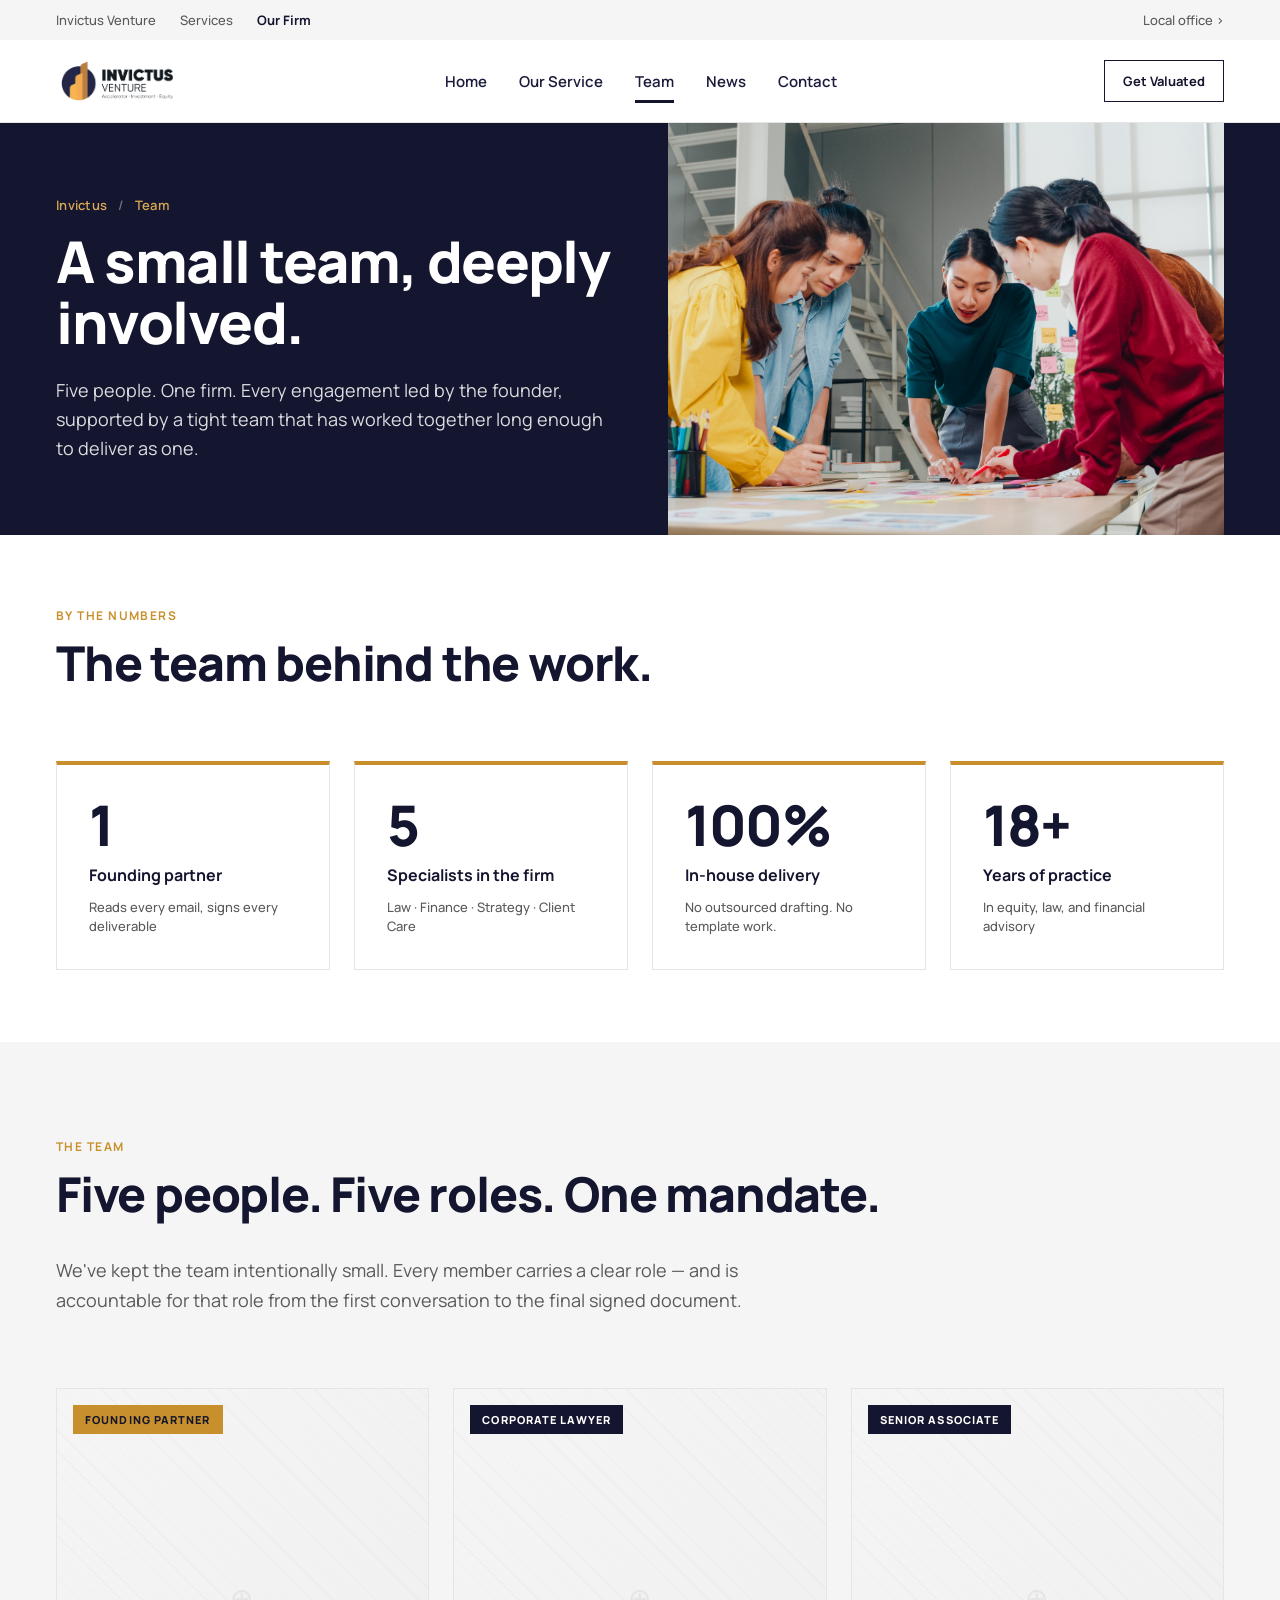
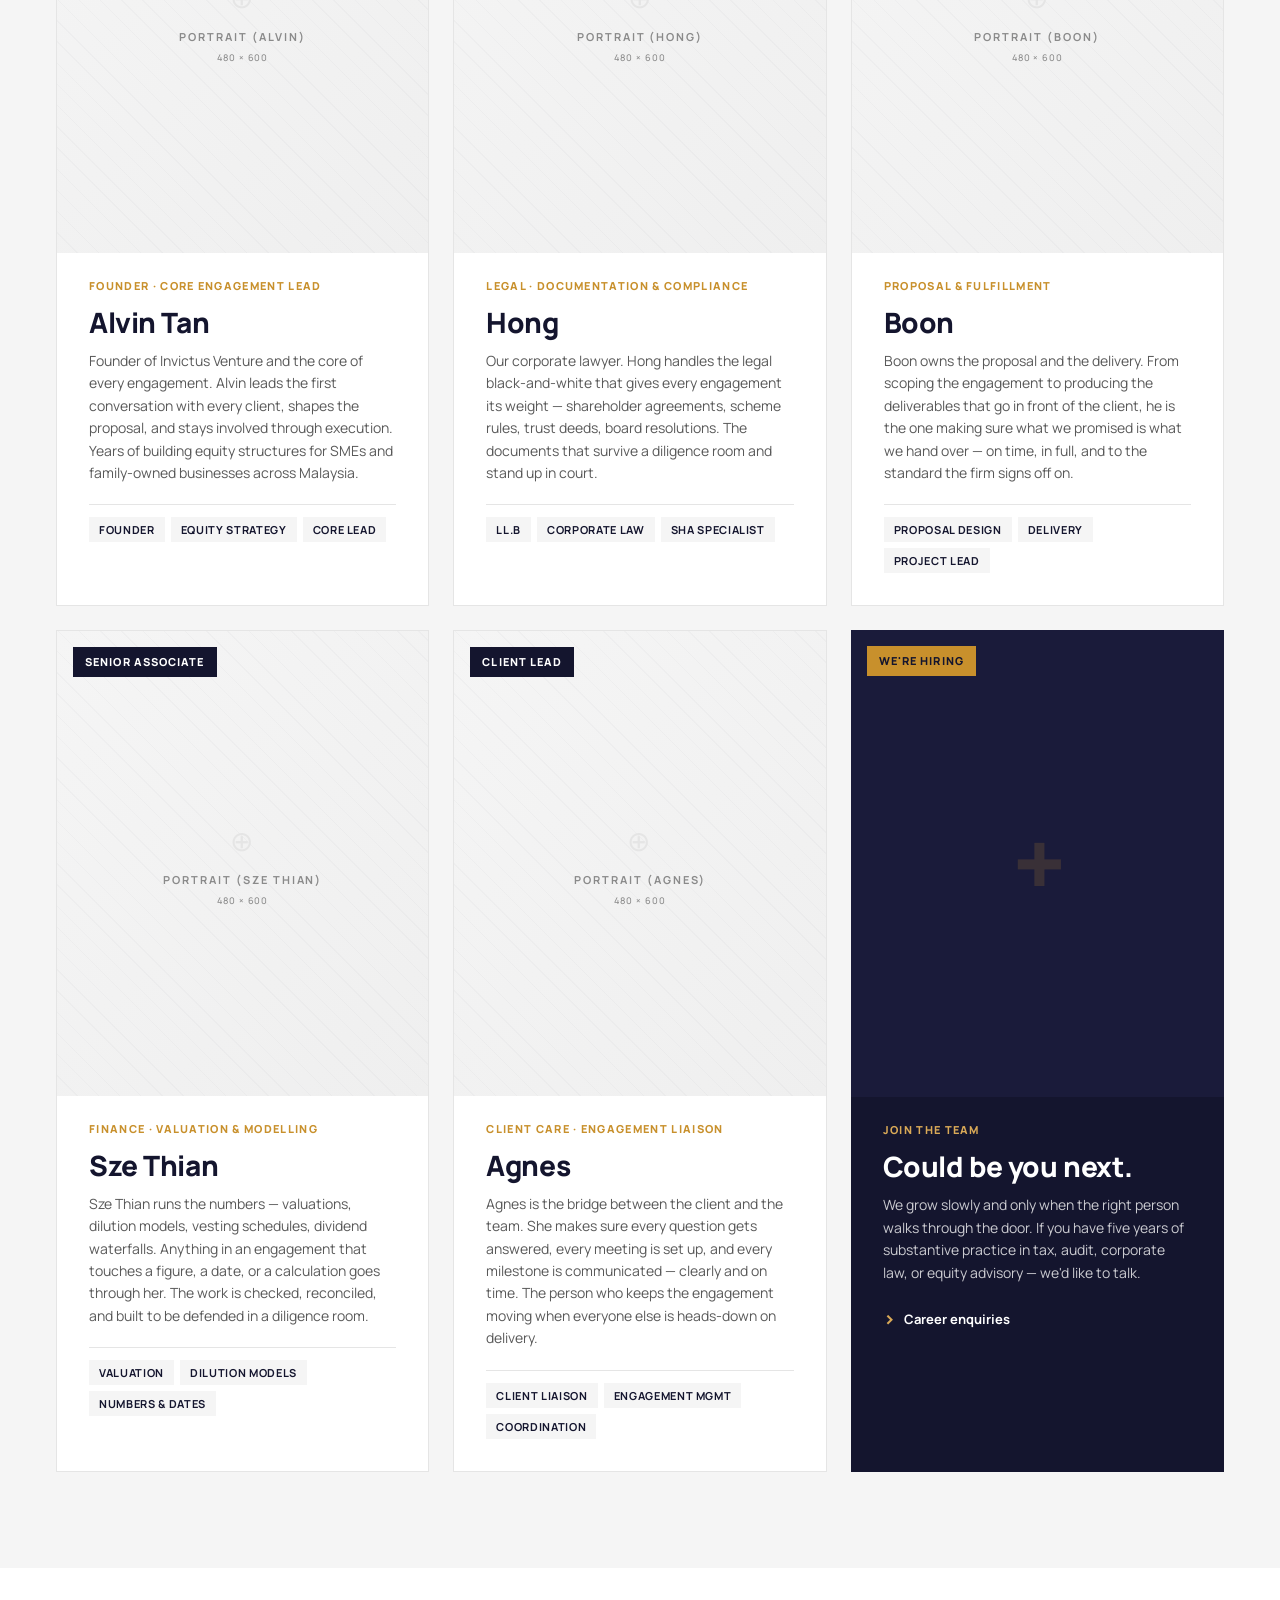
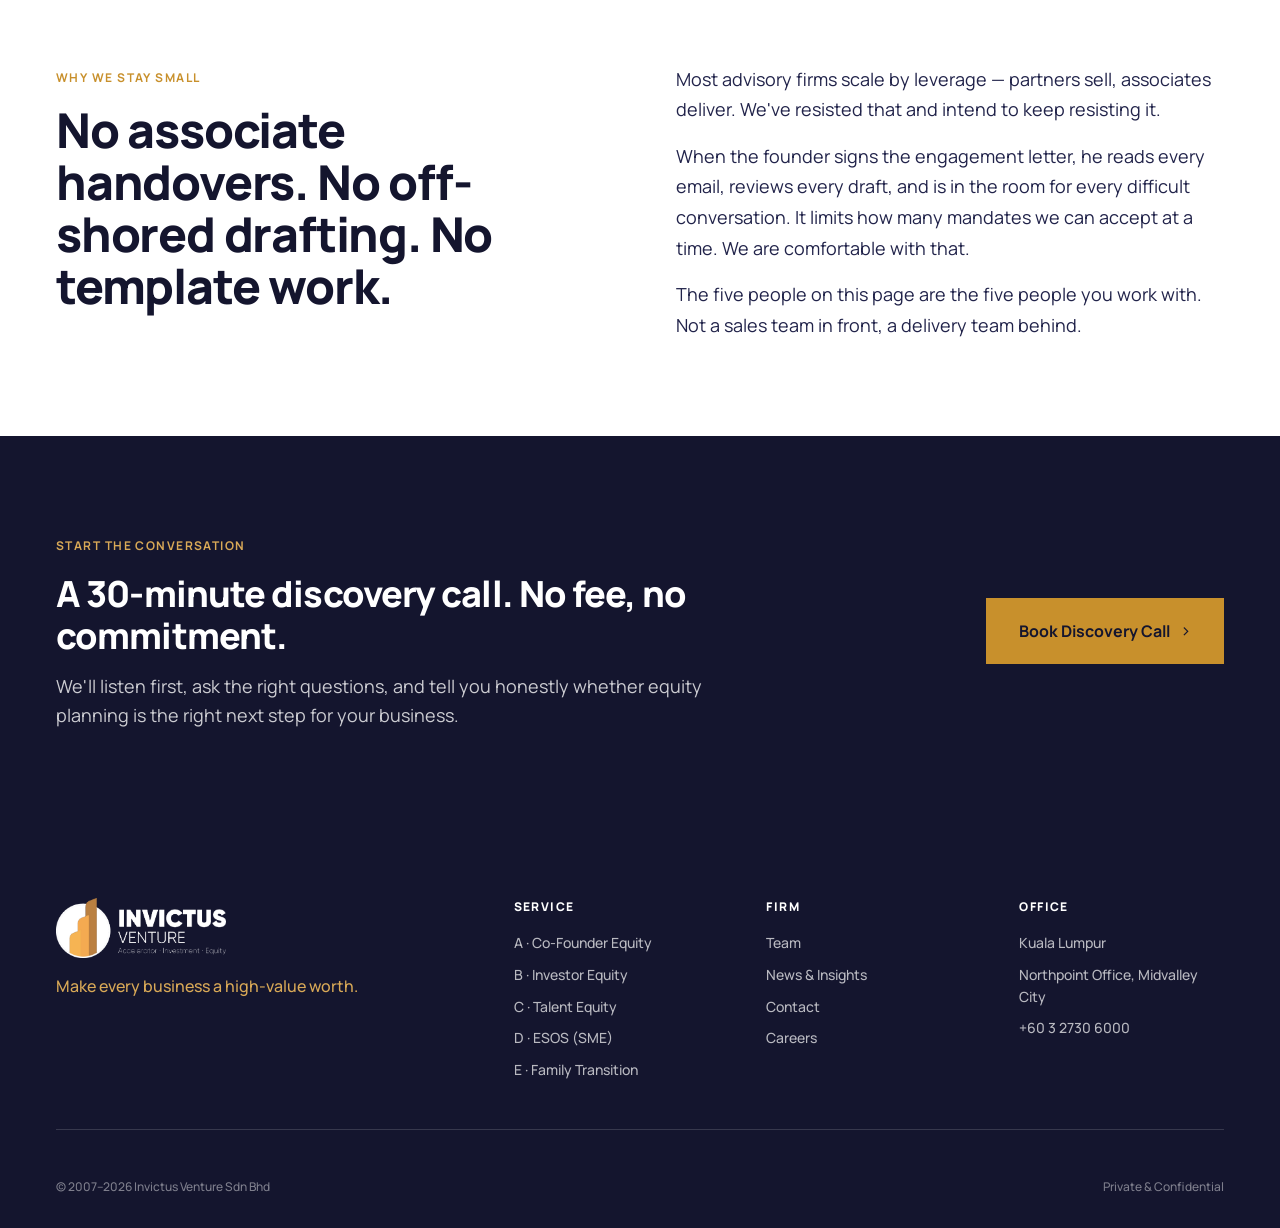
<file: team.html>
<!DOCTYPE html>
<html lang="en">
<head>
  <meta charset="utf-8">
  <meta name="viewport" content="width=device-width,initial-scale=1">
  <title>Team — Invictus Venture</title>
  <link rel="stylesheet" href="css/tokens.css">
  <link rel="stylesheet" href="css/site.css">
  <link rel="stylesheet" href="css/pages.css">
</head>
<body>

  <div class="topbar"><div class="shell topbar__inner">
    <div class="topbar__left">
      <a href="index.html">Invictus Venture</a>
      <a href="services.html">Services</a>
      <a href="team.html" class="active">Our Firm</a>
    </div>
    <div><a href="contact.html">Local office ›</a></div>
  </div></div>

  <header class="header">
    <div class="shell header__inner">
      <a class="header__brand" href="index.html"><img src="assets/invictus-logo.png" alt="Invictus Venture"></a>
      <nav class="header__nav">
        <a href="index.html">Home</a>
        <a href="services.html">Our Service</a>
        <a href="team.html" class="active">Team</a>
        <a href="news.html">News</a>
        <a href="contact.html">Contact</a>
      </nav>
      <a href="contact.html" class="btn btn--ghost sm header__cta">Get Valuated</a>
    </div>
  </header>

  <section class="page-hero">
    <div class="shell page-hero__inner">
      <div class="page-hero__content">
        <div class="page-hero__crumb">Invictus <span>/</span> Team</div>
        <h1 class="page-hero__title">A small team, deeply involved.</h1>
        <p class="page-hero__lead">
          Five people. One firm. Every engagement led by the founder, supported by a tight team that has worked together long enough to deliver as one.
        </p>
      </div>
      <div class="page-hero__image">
        <div class="img-slot dark">
          <img src="assets/team-hero.jpg" alt="Team Hero Image">
        </div>
      </div>
    </div>
  </section>

  <section class="section section--tight">
    <div class="shell">
      <div class="section-header">
        <div class="eyebrow">By the Numbers</div>
        <h2 class="section-title">The team behind the work.</h2>
      </div>
      <div class="stats">
        <div class="stat">
          <div class="stat__value">1</div>
          <div class="stat__label">Founding partner</div>
          <div class="stat__sub">Reads every email, signs every deliverable</div>
        </div>
        <div class="stat">
          <div class="stat__value">5</div>
          <div class="stat__label">Specialists in the firm</div>
          <div class="stat__sub">Law &middot; Finance &middot; Strategy &middot; Client Care</div>
        </div>
        <div class="stat">
          <div class="stat__value">100%</div>
          <div class="stat__label">In-house delivery</div>
          <div class="stat__sub">No outsourced drafting. No template work.</div>
        </div>
        <div class="stat">
          <div class="stat__value">18+</div>
          <div class="stat__label">Years of practice</div>
          <div class="stat__sub">In equity, law, and financial advisory</div>
        </div>
      </div>
    </div>
  </section>

  <section class="section section--grey">
    <div class="shell">
      <div class="section-header">
        <div class="eyebrow">The Team</div>
        <h2 class="section-title">Five people. Five roles. One mandate.</h2>
        <p class="section-lede">
          We've kept the team intentionally small. Every member carries a clear role &mdash; and is accountable for that role from the first conversation to the final signed document.
        </p>
      </div>

      <div class="partners">

        <article class="partner-card">
          <div class="partner-card__portrait">
            <span class="partner-card__badge partner-card__badge--lead">Founding Partner</span>
            <div class="img-slot"><span class="img-slot__label">Portrait (Alvin)<br><small style="font-weight:500;letter-spacing:0.1em;display:block;margin-top:6px;">480 &times; 600</small></span></div>
          </div>
          <div class="partner-card__body">
            <div class="partner-card__role">FOUNDER &middot; CORE ENGAGEMENT LEAD</div>
            <h3 class="partner-card__name">Alvin Tan</h3>
            <p class="partner-card__bio">
              Founder of Invictus Venture and the core of every engagement. Alvin leads the first conversation with every client, shapes the proposal, and stays involved through execution. Years of building equity structures for SMEs and family-owned businesses across Malaysia.
            </p>
            <div class="partner-card__creds"><span class="cred">FOUNDER</span><span class="cred">EQUITY STRATEGY</span><span class="cred">CORE LEAD</span></div>
          </div>
        </article>

        <article class="partner-card">
          <div class="partner-card__portrait">
            <span class="partner-card__badge">Corporate Lawyer</span>
            <div class="img-slot"><span class="img-slot__label">Portrait (Hong)<br><small style="font-weight:500;letter-spacing:0.1em;display:block;margin-top:6px;">480 &times; 600</small></span></div>
          </div>
          <div class="partner-card__body">
            <div class="partner-card__role">LEGAL &middot; DOCUMENTATION &amp; COMPLIANCE</div>
            <h3 class="partner-card__name">Hong</h3>
            <p class="partner-card__bio">
              Our corporate lawyer. Hong handles the legal black-and-white that gives every engagement its weight &mdash; shareholder agreements, scheme rules, trust deeds, board resolutions. The documents that survive a diligence room and stand up in court.
            </p>
            <div class="partner-card__creds"><span class="cred">LL.B</span><span class="cred">CORPORATE LAW</span><span class="cred">SHA SPECIALIST</span></div>
          </div>
        </article>

        <article class="partner-card">
          <div class="partner-card__portrait">
            <span class="partner-card__badge">Senior Associate</span>
            <div class="img-slot"><span class="img-slot__label">Portrait (Boon)<br><small style="font-weight:500;letter-spacing:0.1em;display:block;margin-top:6px;">480 &times; 600</small></span></div>
          </div>
          <div class="partner-card__body">
            <div class="partner-card__role">PROPOSAL &amp; FULFILLMENT</div>
            <h3 class="partner-card__name">Boon</h3>
            <p class="partner-card__bio">
              Boon owns the proposal and the delivery. From scoping the engagement to producing the deliverables that go in front of the client, he is the one making sure what we promised is what we hand over &mdash; on time, in full, and to the standard the firm signs off on.
            </p>
            <div class="partner-card__creds"><span class="cred">PROPOSAL DESIGN</span><span class="cred">DELIVERY</span><span class="cred">PROJECT LEAD</span></div>
          </div>
        </article>

        <article class="partner-card">
          <div class="partner-card__portrait">
            <span class="partner-card__badge">Senior Associate</span>
            <div class="img-slot"><span class="img-slot__label">Portrait (Sze Thian)<br><small style="font-weight:500;letter-spacing:0.1em;display:block;margin-top:6px;">480 &times; 600</small></span></div>
          </div>
          <div class="partner-card__body">
            <div class="partner-card__role">FINANCE &middot; VALUATION &amp; MODELLING</div>
            <h3 class="partner-card__name">Sze Thian</h3>
            <p class="partner-card__bio">
              Sze Thian runs the numbers &mdash; valuations, dilution models, vesting schedules, dividend waterfalls. Anything in an engagement that touches a figure, a date, or a calculation goes through her. The work is checked, reconciled, and built to be defended in a diligence room.
            </p>
            <div class="partner-card__creds"><span class="cred">VALUATION</span><span class="cred">DILUTION MODELS</span><span class="cred">NUMBERS &amp; DATES</span></div>
          </div>
        </article>

        <article class="partner-card">
          <div class="partner-card__portrait">
            <span class="partner-card__badge">Client Lead</span>
            <div class="img-slot"><span class="img-slot__label">Portrait (Agnes)<br><small style="font-weight:500;letter-spacing:0.1em;display:block;margin-top:6px;">480 &times; 600</small></span></div>
          </div>
          <div class="partner-card__body">
            <div class="partner-card__role">CLIENT CARE &middot; ENGAGEMENT LIAISON</div>
            <h3 class="partner-card__name">Agnes</h3>
            <p class="partner-card__bio">
              Agnes is the bridge between the client and the team. She makes sure every question gets answered, every meeting is set up, and every milestone is communicated &mdash; clearly and on time. The person who keeps the engagement moving when everyone else is heads-down on delivery.
            </p>
            <div class="partner-card__creds"><span class="cred">CLIENT LIAISON</span><span class="cred">ENGAGEMENT MGMT</span><span class="cred">COORDINATION</span></div>
          </div>
        </article>

        <article class="partner-card" style="background: var(--invv-navy-900); color: white; border: none;">
          <div class="partner-card__portrait" style="background: var(--invv-navy-800);">
            <span class="partner-card__badge" style="background: var(--invv-gold-500); color: var(--invv-navy-900);">We're Hiring</span>
            <div style="position:absolute; inset:0; display:flex; align-items:center; justify-content:center; font-family: var(--font-display); font-weight: 800; font-size: 96px; color: rgba(200,144,44,0.18); letter-spacing: -0.04em;">+</div>
          </div>
          <div class="partner-card__body" style="padding: var(--space-5) var(--space-6) var(--space-6);">
            <div class="partner-card__role" style="color: var(--invv-gold-400);">JOIN THE TEAM</div>
            <h3 class="partner-card__name" style="color: white;">Could be you next.</h3>
            <p class="partner-card__bio" style="color: rgba(255,255,255,0.78);">
              We grow slowly and only when the right person walks through the door. If you have five years of substantive practice in tax, audit, corporate law, or equity advisory &mdash; we'd like to talk.
            </p>
            <div style="margin-top: auto; padding-top: var(--space-3);">
              <a href="contact.html" style="font-size: 13px; font-weight: 700; color: white; display: inline-flex; align-items: center; gap: 8px;">
                <span style="color: var(--invv-gold-400); font-size: 20px; line-height: 1;">&rsaquo;</span>
                Career enquiries
              </a>
            </div>
          </div>
        </article>

      </div>
    </div>
  </section>

  <section class="section">
    <div class="shell">
      <div class="two-col">
        <div>
          <div class="eyebrow">Why We Stay Small</div>
          <h2 class="section-title" style="margin-top: var(--space-4);">No associate handovers. No off-shored drafting. No template work.</h2>
        </div>
        <div class="two-col__copy">
          <p>Most advisory firms scale by leverage &mdash; partners sell, associates deliver. We've resisted that and intend to keep resisting it.</p>
          <p>When the founder signs the engagement letter, he reads every email, reviews every draft, and is in the room for every difficult conversation. It limits how many mandates we can accept at a time. We are comfortable with that.</p>
          <p>The five people on this page are the five people you work with. Not a sales team in front, a delivery team behind.</p>
        </div>
      </div>
    </div>
  </section>

  <section class="section section--dark">
    <div class="shell">
      <div class="cta-band">
        <div>
          <div class="eyebrow on-dark">Start the Conversation</div>
          <h3 class="cta-band__text" style="margin-top: var(--space-4);">A 30-minute discovery call. No fee, no commitment.</h3>
          <p class="cta-band__sub">
            We'll listen first, ask the right questions, and tell you honestly whether equity planning is the right next step for your business.
          </p>
        </div>
        <div class="cta-band__actions">
          <a href="contact.html" class="btn btn--gold lg">Book Discovery Call <span class="arrow">&rsaquo;</span></a>
        </div>
      </div>
    </div>
  </section>

  <footer class="footer">
    <div class="shell">
      <div class="footer__inner">
        <div>
          <div class="footer__brand"><img src="assets/invictus-logo-white.png" alt="Invictus Venture"></div>
          <p class="footer__tag">Make every business a high-value worth.</p>
        </div>
        <div class="footer__col"><h4>Service</h4><ul>
          <li><a href="services.html#type-a">A &middot; Co-Founder Equity</a></li>
          <li><a href="services.html#type-b">B &middot; Investor Equity</a></li>
          <li><a href="services.html#type-c">C &middot; Talent Equity</a></li>
          <li><a href="services.html#type-d">D &middot; ESOS (SME)</a></li>
          <li><a href="services.html#type-e">E &middot; Family Transition</a></li>
        </ul></div>
        <div class="footer__col"><h4>Firm</h4><ul>
          <li><a href="team.html">Team</a></li>
          <li><a href="news.html">News &amp; Insights</a></li>
          <li><a href="contact.html">Contact</a></li>
          <li><a href="contact.html">Careers</a></li>
        </ul></div>
        <div class="footer__col"><h4>Office</h4><ul>
          <li>Kuala Lumpur</li>
          <li>Northpoint Office, Midvalley City</li>
          <li>+60 3 2730 6000</li>
        </ul></div>
      </div>
      <div class="footer__bottom">
        <span>&copy; 2007&ndash;2026 Invictus Venture Sdn Bhd</span>
        <span>Private &amp; Confidential</span>
      </div>
    </div>
  </footer>

</body>
</html>
</file>
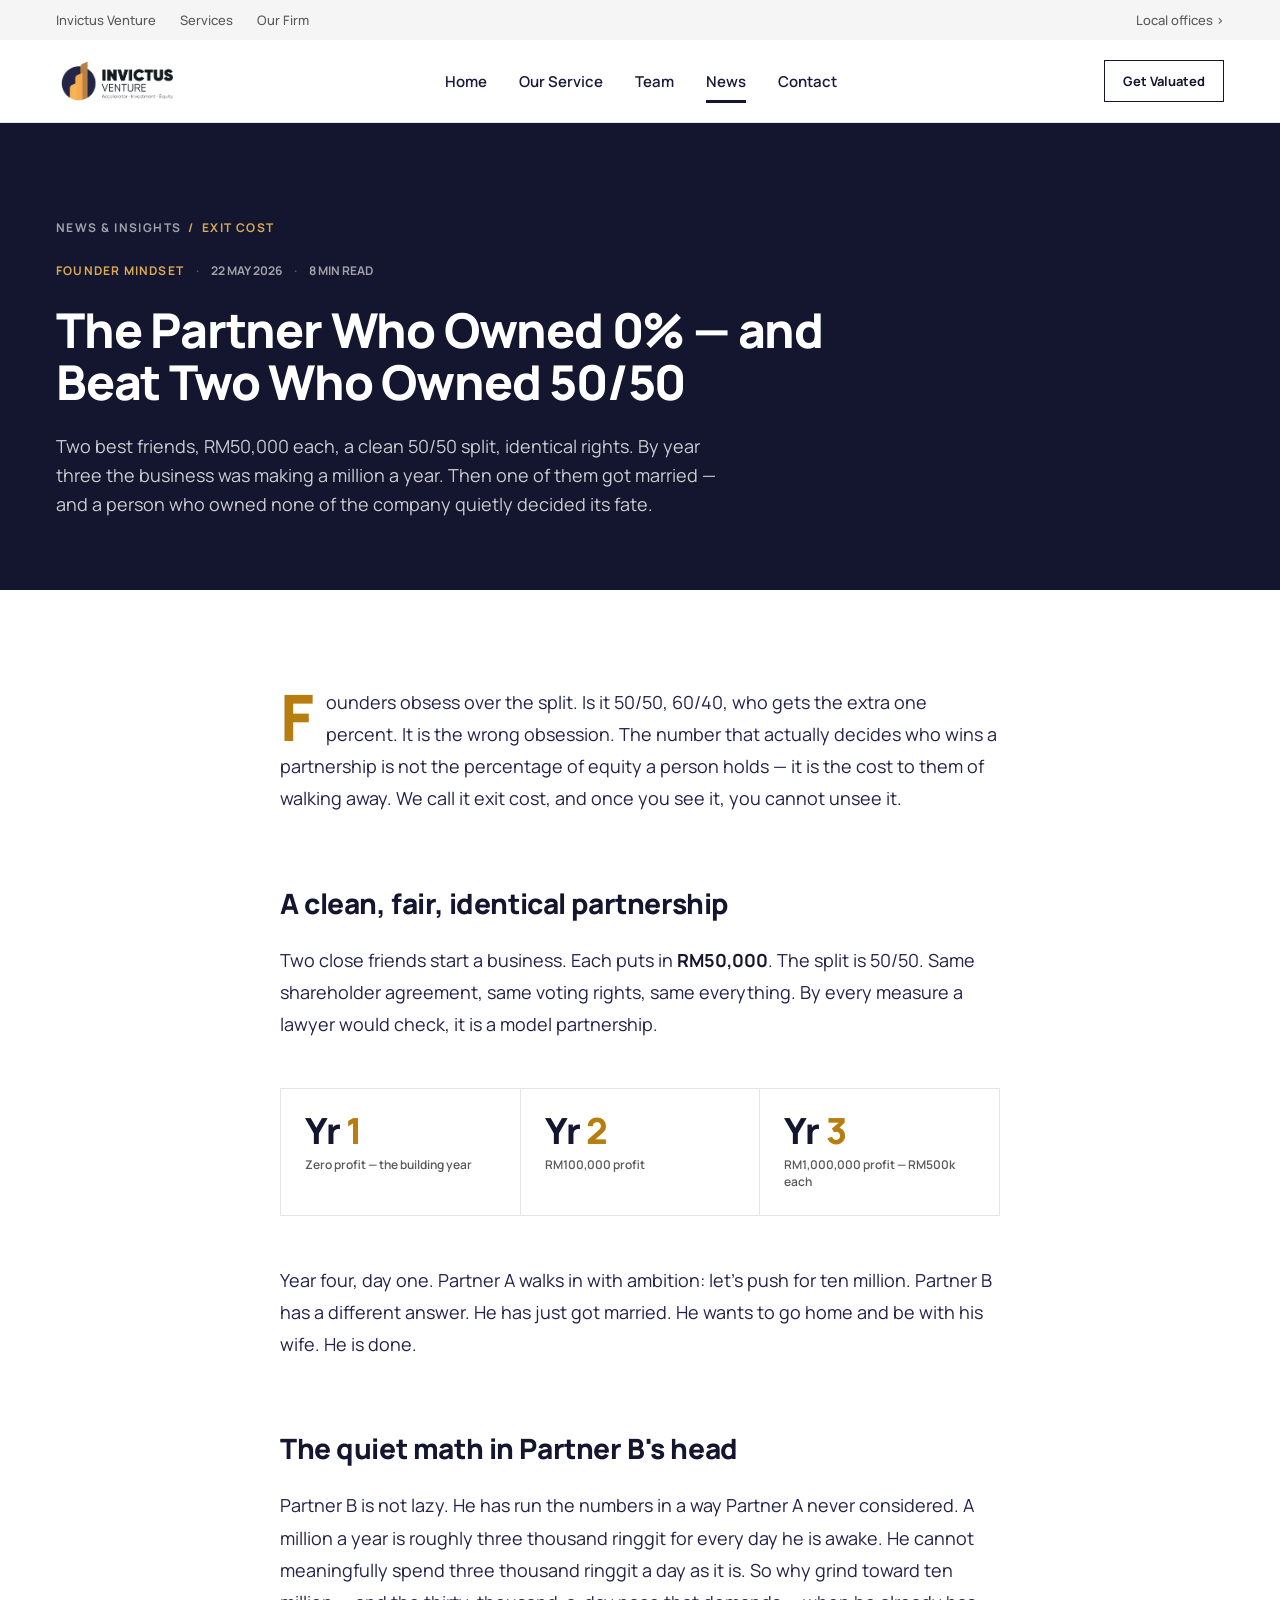
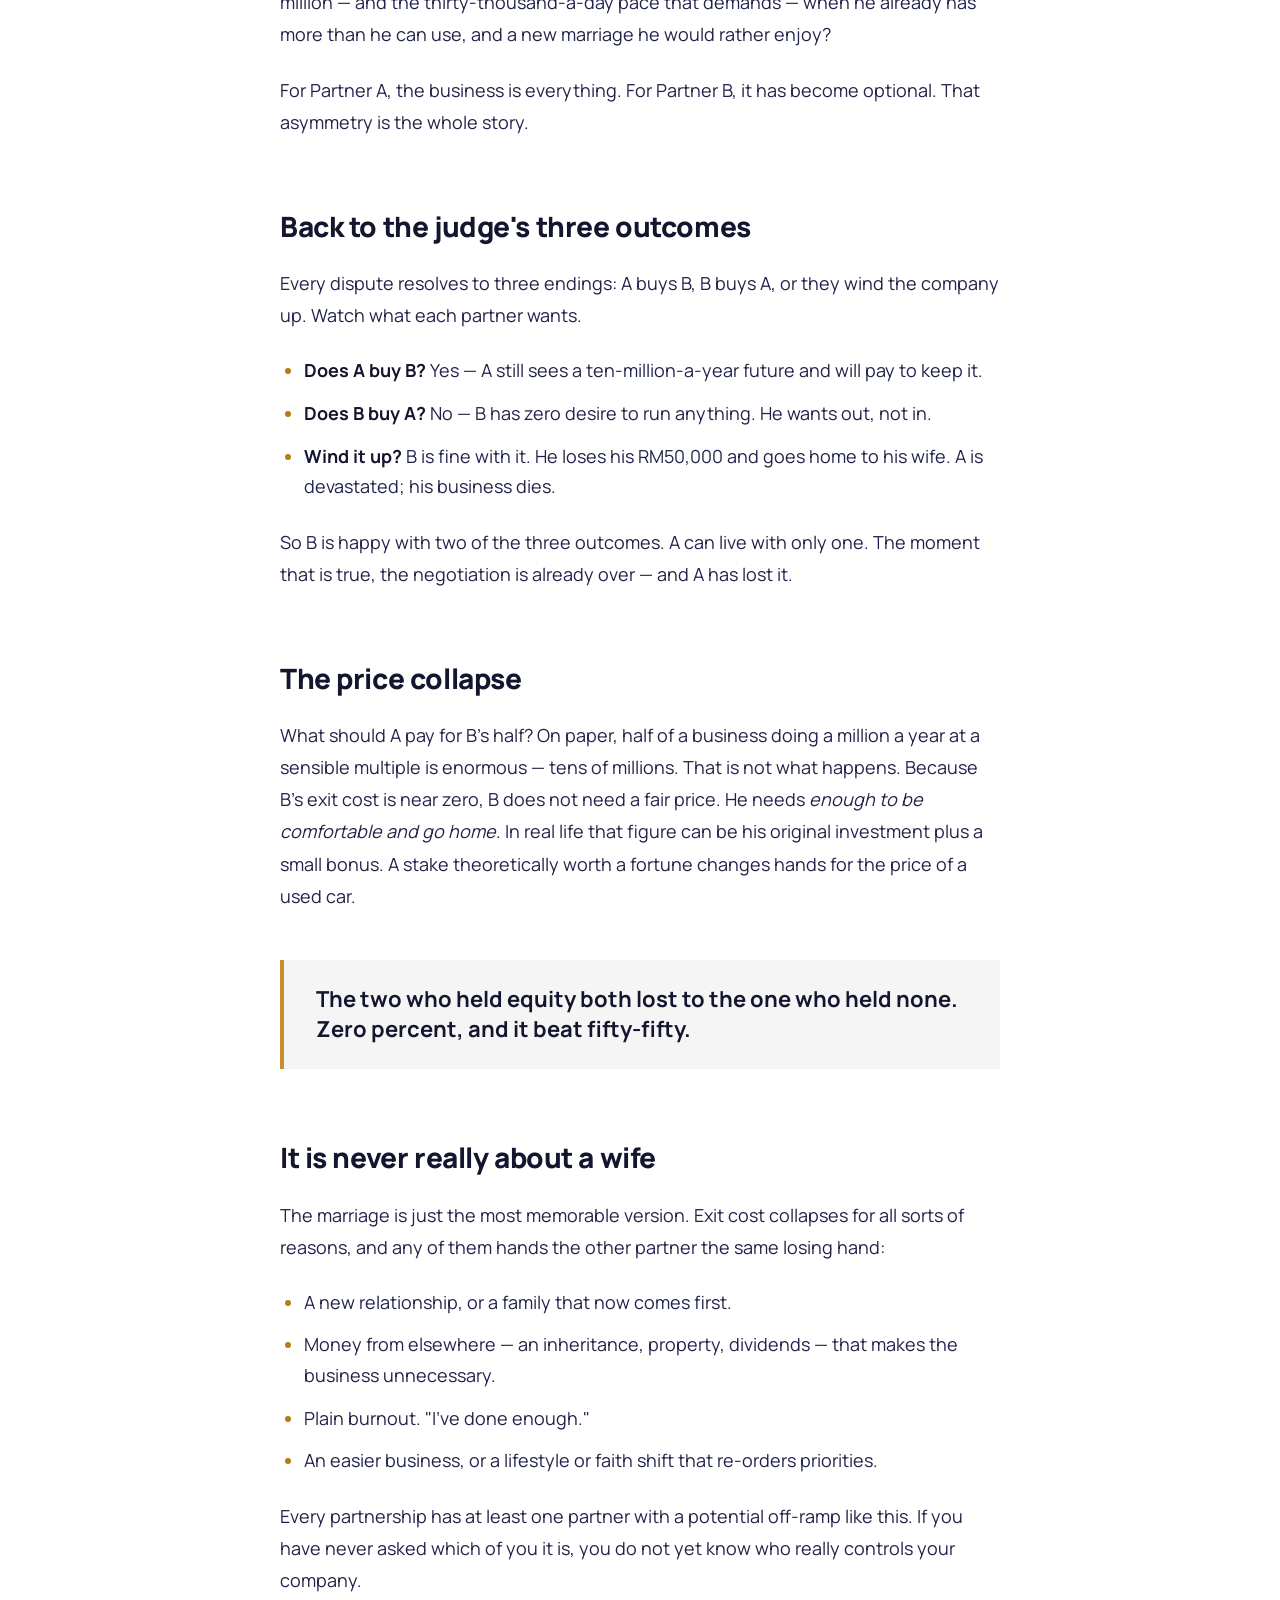
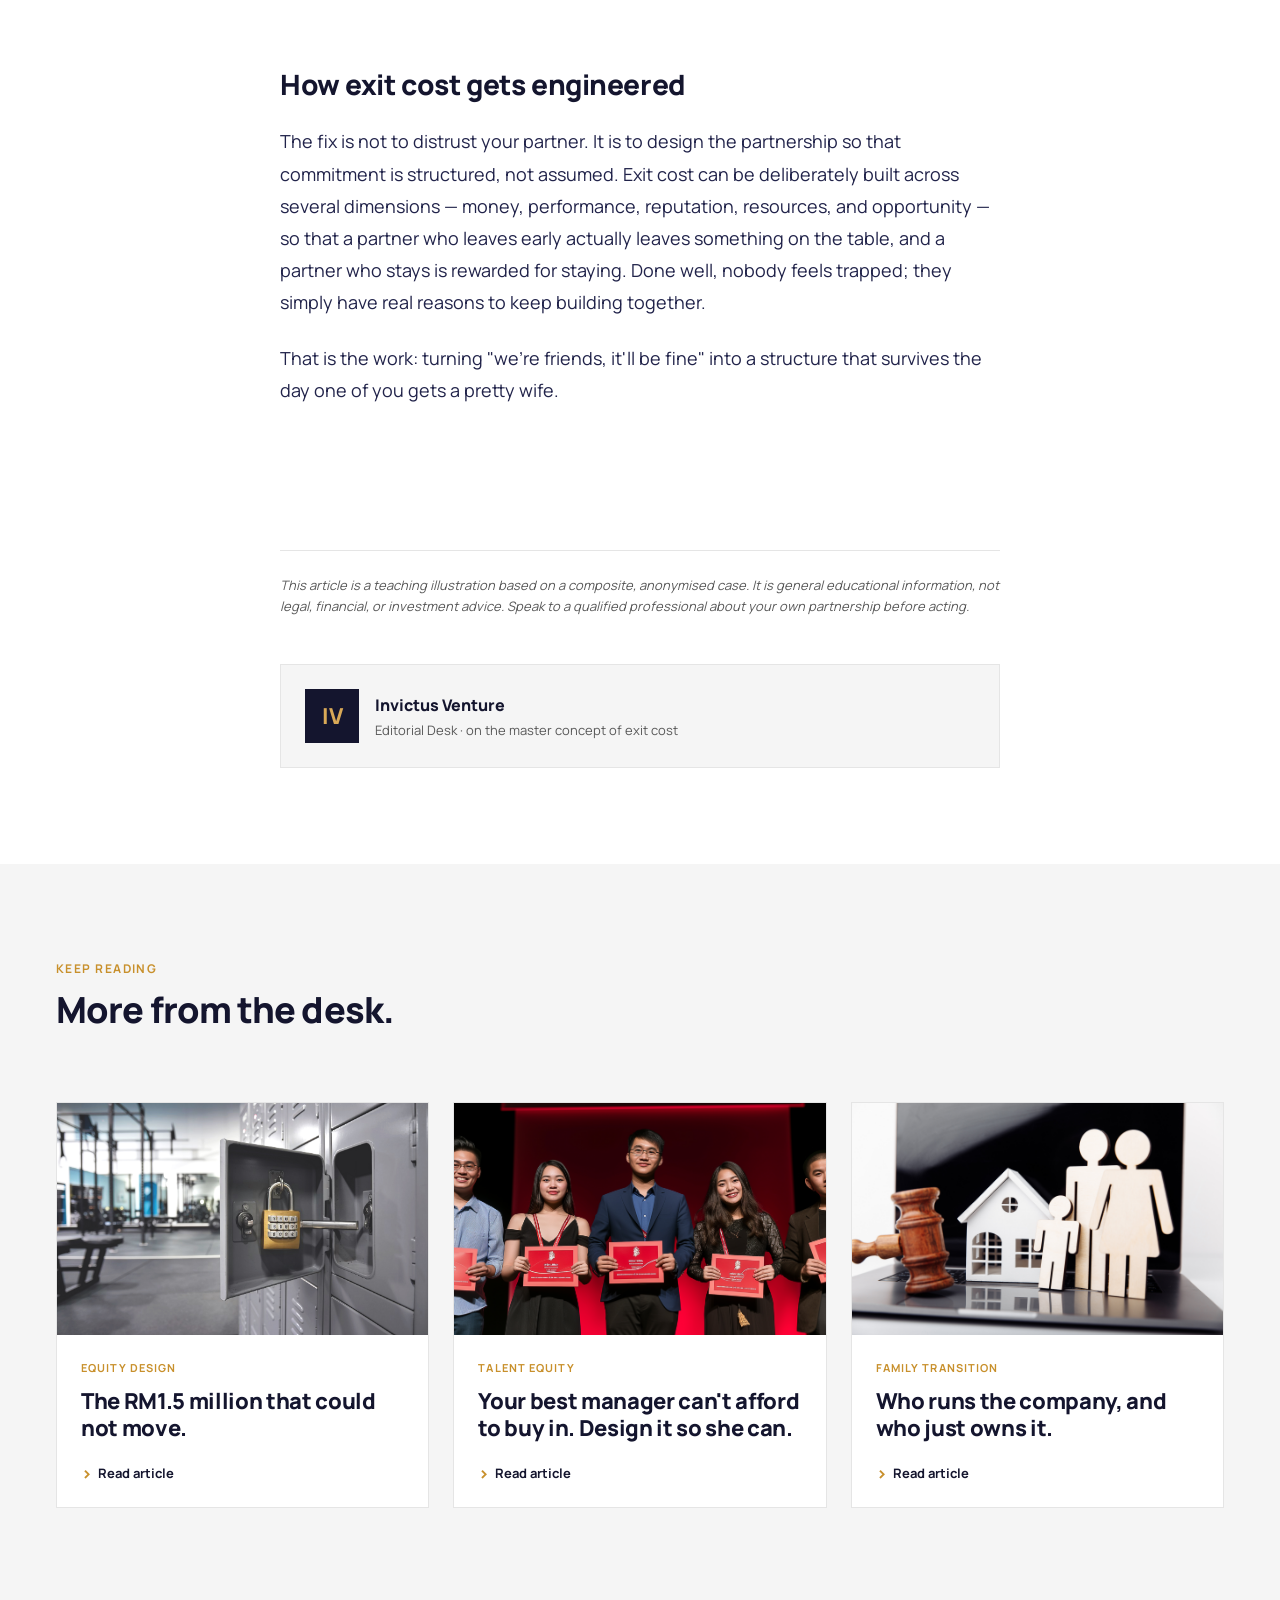
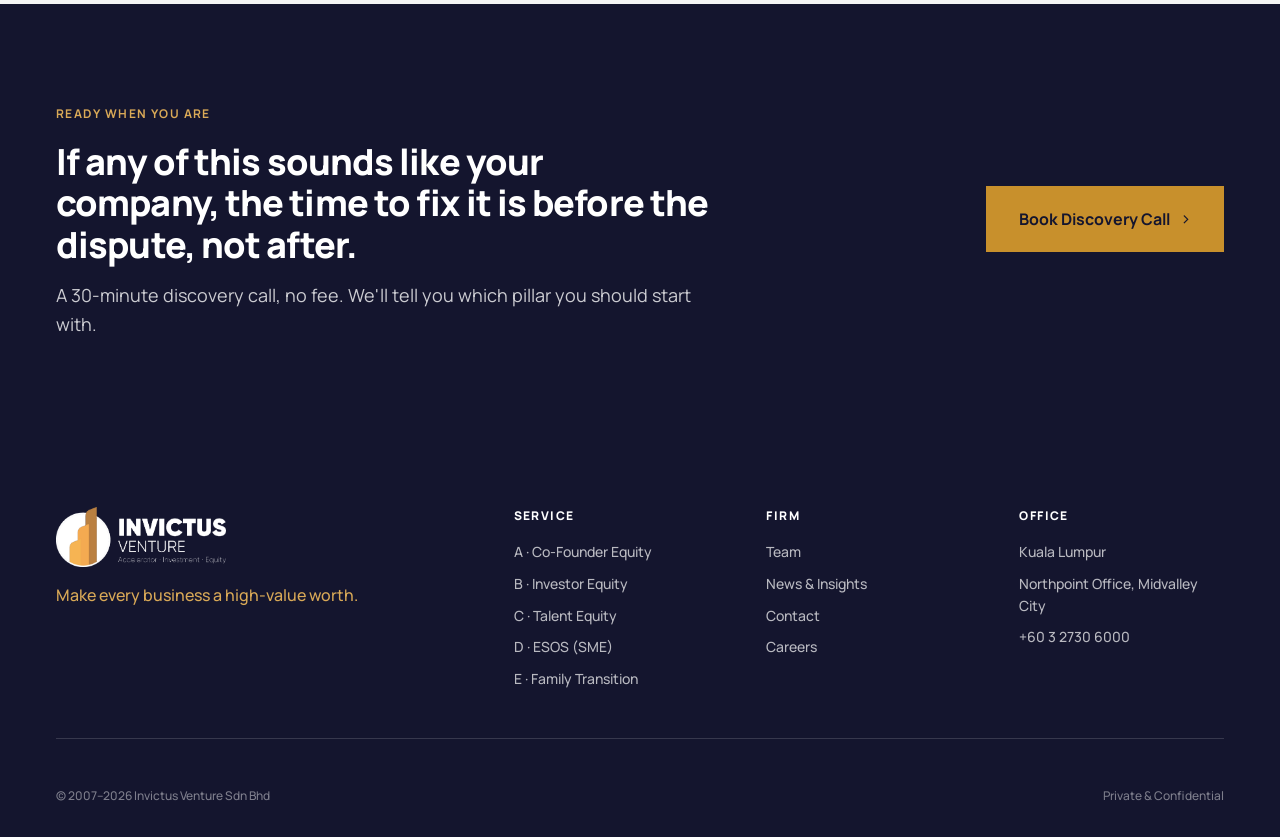
<file: articles/article-exit-cost.html>
<!DOCTYPE html>
<html lang="en">
<head>
  <meta charset="utf-8">
  <meta name="viewport" content="width=device-width,initial-scale=1">
  <title>The Partner Who Owned 0% and Beat Two Who Owned 50/50 — Invictus Venture</title>
  <meta name="description" content="Equity percentage is meaningless when one party has nothing to lose by walking away. The concept of exit cost explains why a 50% stake can sell for the price of a used car.">
  <link rel="stylesheet" href="../css/tokens.css">
  <link rel="stylesheet" href="../css/site.css">
  <link rel="stylesheet" href="../css/pages.css">
  <link rel="stylesheet" href="_article.css">
</head>
<body>

  <div class="topbar"><div class="shell topbar__inner">
    <div class="topbar__left">
      <a href="../index.html">Invictus Venture</a>
      <a href="../services.html">Services</a>
      <a href="../team.html">Our Firm</a>
    </div>
    <div><a href="../contact.html">Local offices &rsaquo;</a></div>
  </div></div>

  <header class="header">
    <div class="shell header__inner">
      <a class="header__brand" href="../index.html"><img src="../assets/invictus-logo.png" alt="Invictus Venture"></a>
      <nav class="header__nav">
        <a href="../index.html">Home</a>
        <a href="../services.html">Our Service</a>
        <a href="../team.html">Team</a>
        <a href="../news.html" class="active">News</a>
        <a href="../contact.html">Contact</a>
      </nav>
      <a href="../contact.html" class="btn btn--ghost sm header__cta">Get Valuated</a>
    </div>
  </header>

  <section class="article-hero">
    <div class="shell">
      <div class="article-hero__inner">
        <div class="article-hero__crumb"><a href="../news.html">News &amp; Insights</a> &nbsp;/&nbsp; Exit Cost</div>
        <div class="article-hero__meta">
          <span class="tag">FOUNDER MINDSET</span>
          <span class="sep">&middot;</span>
          <span>22 MAY 2026</span>
          <span class="sep">&middot;</span>
          <span>8 MIN READ</span>
        </div>
        <h1 class="article-hero__title">The Partner Who Owned 0% &mdash; and Beat Two Who Owned 50/50</h1>
        <p class="article-hero__standfirst">Two best friends, RM50,000 each, a clean 50/50 split, identical rights. By year three the business was making a million a year. Then one of them got married &mdash; and a person who owned none of the company quietly decided its fate.</p>
      </div>
    </div>
  </section>

  <article class="shell"><div class="article-body">

  <p>Founders obsess over the split. Is it 50/50, 60/40, who gets the extra one percent. It is the wrong obsession. The number that actually decides who wins a partnership is not the percentage of equity a person holds &mdash; it is the cost to them of walking away. We call it exit cost, and once you see it, you cannot unsee it.</p>

  <h2>A clean, fair, identical partnership</h2>

  <p>Two close friends start a business. Each puts in <strong>RM50,000</strong>. The split is 50/50. Same shareholder agreement, same voting rights, same everything. By every measure a lawyer would check, it is a model partnership.</p>

  <div class="keyfig">
    <div class="keyfig__cell"><div class="keyfig__num">Yr <span>1</span></div><div class="keyfig__label">Zero profit &mdash; the building year</div></div>
    <div class="keyfig__cell"><div class="keyfig__num">Yr <span>2</span></div><div class="keyfig__label">RM100,000 profit</div></div>
    <div class="keyfig__cell"><div class="keyfig__num">Yr <span>3</span></div><div class="keyfig__label">RM1,000,000 profit &mdash; RM500k each</div></div>
  </div>

  <p>Year four, day one. Partner A walks in with ambition: let's push for ten million. Partner B has a different answer. He has just got married. He wants to go home and be with his wife. He is done.</p>

  <h2>The quiet math in Partner B's head</h2>

  <p>Partner B is not lazy. He has run the numbers in a way Partner A never considered. A million a year is roughly three thousand ringgit for every day he is awake. He cannot meaningfully spend three thousand ringgit a day as it is. So why grind toward ten million &mdash; and the thirty-thousand-a-day pace that demands &mdash; when he already has more than he can use, and a new marriage he would rather enjoy?</p>

  <p>For Partner A, the business is everything. For Partner B, it has become optional. That asymmetry is the whole story.</p>

  <h2>Back to the judge's three outcomes</h2>

  <p>Every dispute resolves to three endings: A buys B, B buys A, or they wind the company up. Watch what each partner wants.</p>

  <ul>
    <li><strong>Does A buy B?</strong> Yes &mdash; A still sees a ten-million-a-year future and will pay to keep it.</li>
    <li><strong>Does B buy A?</strong> No &mdash; B has zero desire to run anything. He wants out, not in.</li>
    <li><strong>Wind it up?</strong> B is fine with it. He loses his RM50,000 and goes home to his wife. A is devastated; his business dies.</li>
  </ul>

  <p>So B is happy with two of the three outcomes. A can live with only one. The moment that is true, the negotiation is already over &mdash; and A has lost it.</p>

  <h2>The price collapse</h2>

  <p>What should A pay for B's half? On paper, half of a business doing a million a year at a sensible multiple is enormous &mdash; tens of millions. That is not what happens. Because B's exit cost is near zero, B does not need a fair price. He needs <em>enough to be comfortable and go home</em>. In real life that figure can be his original investment plus a small bonus. A stake theoretically worth a fortune changes hands for the price of a used car.</p>

  <blockquote><p>The two who held equity both lost to the one who held none. Zero percent, and it beat fifty-fifty.</p></blockquote>

  <h2>It is never really about a wife</h2>

  <p>The marriage is just the most memorable version. Exit cost collapses for all sorts of reasons, and any of them hands the other partner the same losing hand:</p>

  <ul>
    <li>A new relationship, or a family that now comes first.</li>
    <li>Money from elsewhere &mdash; an inheritance, property, dividends &mdash; that makes the business unnecessary.</li>
    <li>Plain burnout. "I've done enough."</li>
    <li>An easier business, or a lifestyle or faith shift that re-orders priorities.</li>
  </ul>

  <p>Every partnership has at least one partner with a potential off-ramp like this. If you have never asked which of you it is, you do not yet know who really controls your company.</p>

  <h2>How exit cost gets engineered</h2>

  <p>The fix is not to distrust your partner. It is to design the partnership so that commitment is structured, not assumed. Exit cost can be deliberately built across several dimensions &mdash; money, performance, reputation, resources, and opportunity &mdash; so that a partner who leaves early actually leaves something on the table, and a partner who stays is rewarded for staying. Done well, nobody feels trapped; they simply have real reasons to keep building together.</p>

  <p>That is the work: turning "we're friends, it'll be fine" into a structure that survives the day one of you gets a pretty wife.</p>

  </div>
<p class="article-note">This article is a teaching illustration based on a composite, anonymised case. It is general educational information, not legal, financial, or investment advice. Speak to a qualified professional about your own partnership before acting.</p>
  <div class="article-byline">
    <div class="article-byline__avatar">IV</div>
    <div>
      <div class="article-byline__name">Invictus Venture</div>
      <div class="article-byline__role">Editorial Desk &middot; on the master concept of exit cost</div>
    </div>
  </div>

  </article>

  <section class="section section--grey">
    <div class="shell">
      <div class="section-header">
        <div class="eyebrow">Keep Reading</div>
        <h2 class="section-title" style="font-size: var(--fs-2xl);">More from the desk.</h2>
      </div>
      <div class="news-grid">
        <a class="news-card" href="article-shareholder-agreement-trap.html">
          <div class="news-card__image"><div class="img-slot"><img src="../assets/deadlock.jpg" alt="Article Image"></div></div>
          <div class="news-card__body">
            <div class="news-card__meta"><span class="tag">EQUITY DESIGN</span></div>
            <h3 class="news-card__title">The RM1.5 million that could not move.</h3>
            <span class="news-card__link">Read article</span>
          </div>
        </a>
        <a class="news-card" href="article-talent-equity-affordable.html">
          <div class="news-card__image"><div class="img-slot"><img src="../assets/talent-equity.jpg" alt="Article Image"></div></div>
          <div class="news-card__body">
            <div class="news-card__meta"><span class="tag">TALENT EQUITY</span></div>
            <h3 class="news-card__title">Your best manager can't afford to buy in. Design it so she can.</h3>
            <span class="news-card__link">Read article</span>
          </div>
        </a>
        <a class="news-card" href="article-family-transition-rights.html">
          <div class="news-card__image"><div class="img-slot"><img src="../assets/family-planning.jpg" alt="Article Image"></div></div>
          <div class="news-card__body">
            <div class="news-card__meta"><span class="tag">FAMILY TRANSITION</span></div>
            <h3 class="news-card__title">Who runs the company, and who just owns it.</h3>
            <span class="news-card__link">Read article</span>
          </div>
        </a>
      
      </div>
    </div>
  </section>

  <!-- ============ CTA BAND ============ -->
  <section class="section section--dark">
    <div class="shell">
      <div class="cta-band">
        <div>
          <div class="eyebrow on-dark">Ready When You Are</div>
          <h3 class="cta-band__text" style="margin-top: var(--space-4);">If any of this sounds like your company, the time to fix it is before the dispute, not after.</h3>
          <p class="cta-band__sub">A 30-minute discovery call, no fee. We'll tell you which pillar you should start with.</p>
        </div>
        <div class="cta-band__actions">
          <a href="../contact.html" class="btn btn--gold lg">Book Discovery Call <span class="arrow">&rsaquo;</span></a>
        </div>
      </div>
    </div>
  </section>

  <footer class="footer">
    <div class="shell">
      <div class="footer__inner">
        <div>
          <div class="footer__brand"><img src="../assets/invictus-logo-white.png" alt="Invictus Venture"></div>
          <p class="footer__tag">Make every business a high-value worth.</p>
        </div>
        <div class="footer__col"><h4>Service</h4><ul>
          <li><a href="../services.html#type-a">A &middot; Co-Founder Equity</a></li>
          <li><a href="../services.html#type-b">B &middot; Investor Equity</a></li>
          <li><a href="../services.html#type-c">C &middot; Talent Equity</a></li>
          <li><a href="../services.html#type-d">D &middot; ESOS (SME)</a></li>
          <li><a href="../services.html#type-e">E &middot; Family Transition</a></li>
        </ul></div>
        <div class="footer__col"><h4>Firm</h4><ul>
          <li><a href="../team.html">Team</a></li>
          <li><a href="../news.html">News &amp; Insights</a></li>
          <li><a href="../contact.html">Contact</a></li>
          <li><a href="../contact.html">Careers</a></li>
        </ul></div>
        <div class="footer__col"><h4>Office</h4><ul>
          <li>Kuala Lumpur</li>
          <li>Northpoint Office, Midvalley City</li>
          <li>+60 3 2730 6000</li>
        </ul></div>
      </div>
      <div class="footer__bottom">
        <span>&copy; 2007&ndash;2026 Invictus Venture Sdn Bhd</span>
        <span>Private &amp; Confidential</span>
      </div>
    </div>
  </footer>

</body>
</html>
</file>
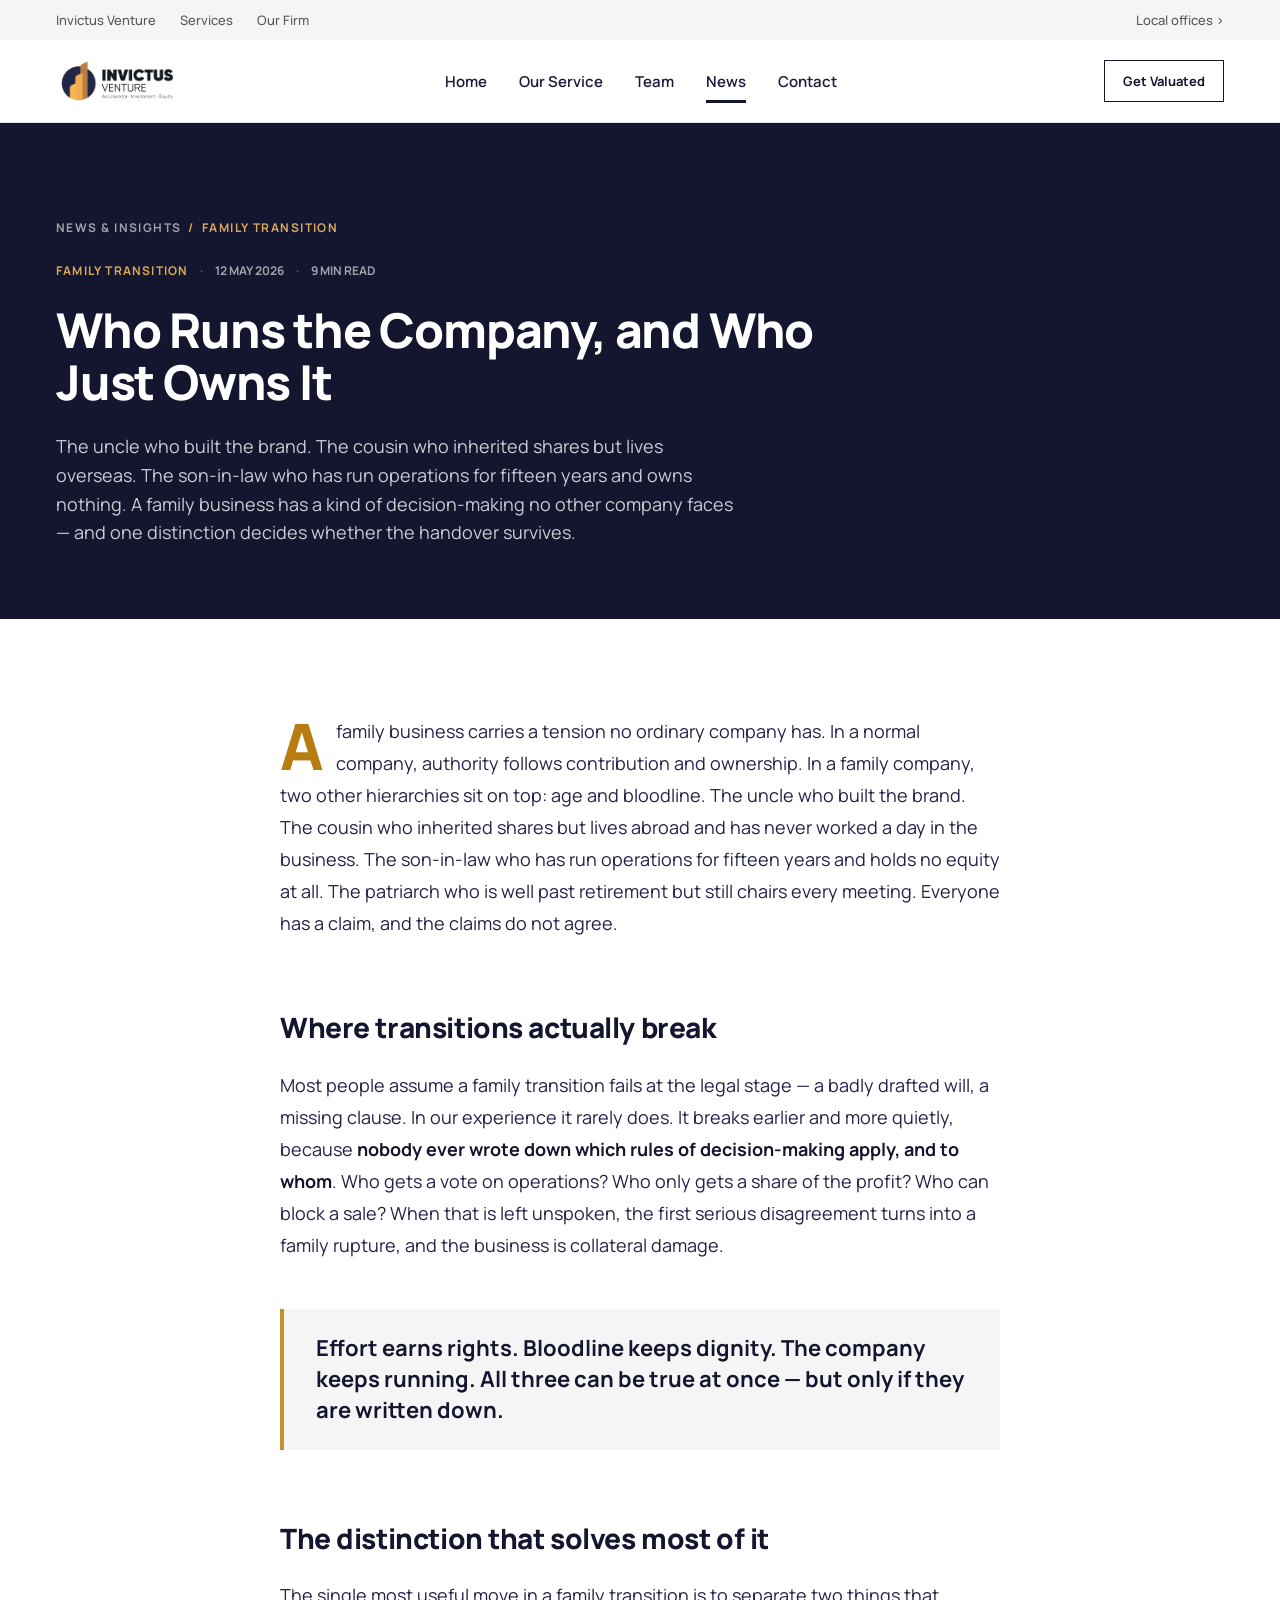
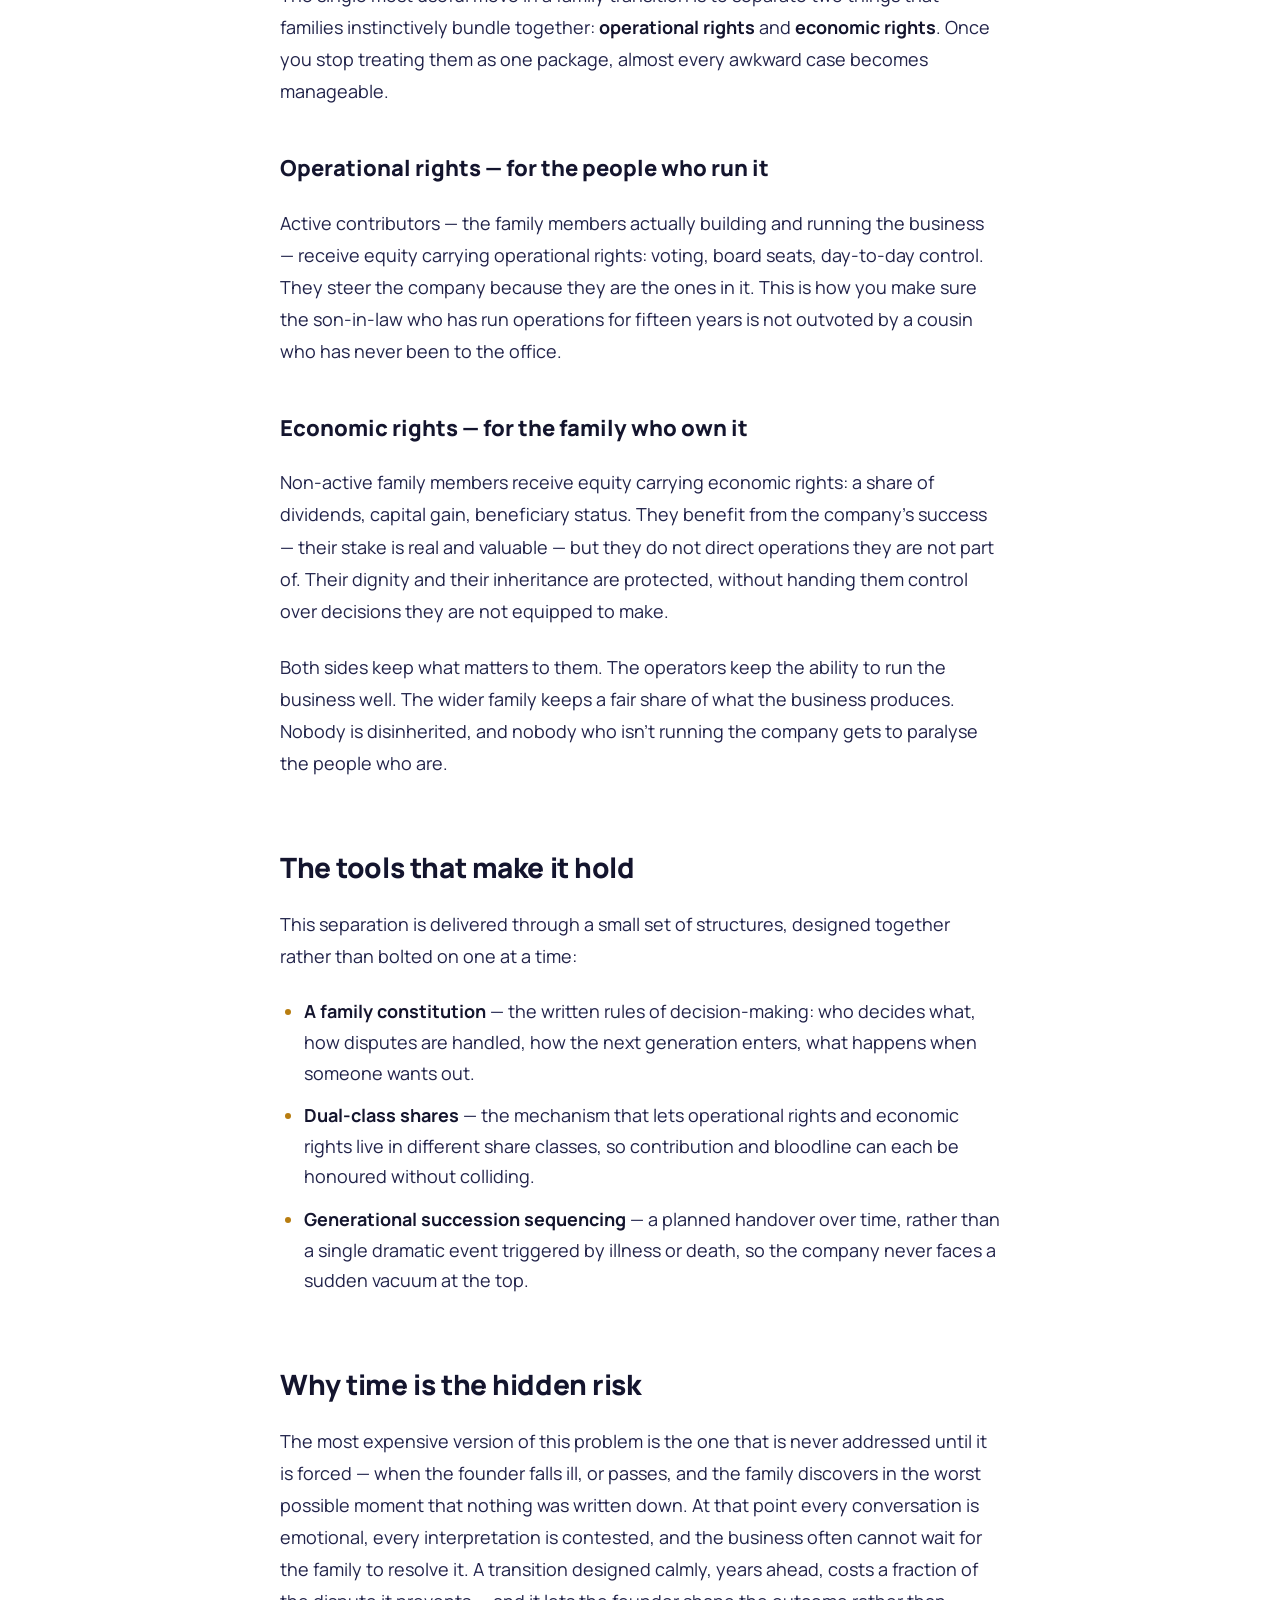
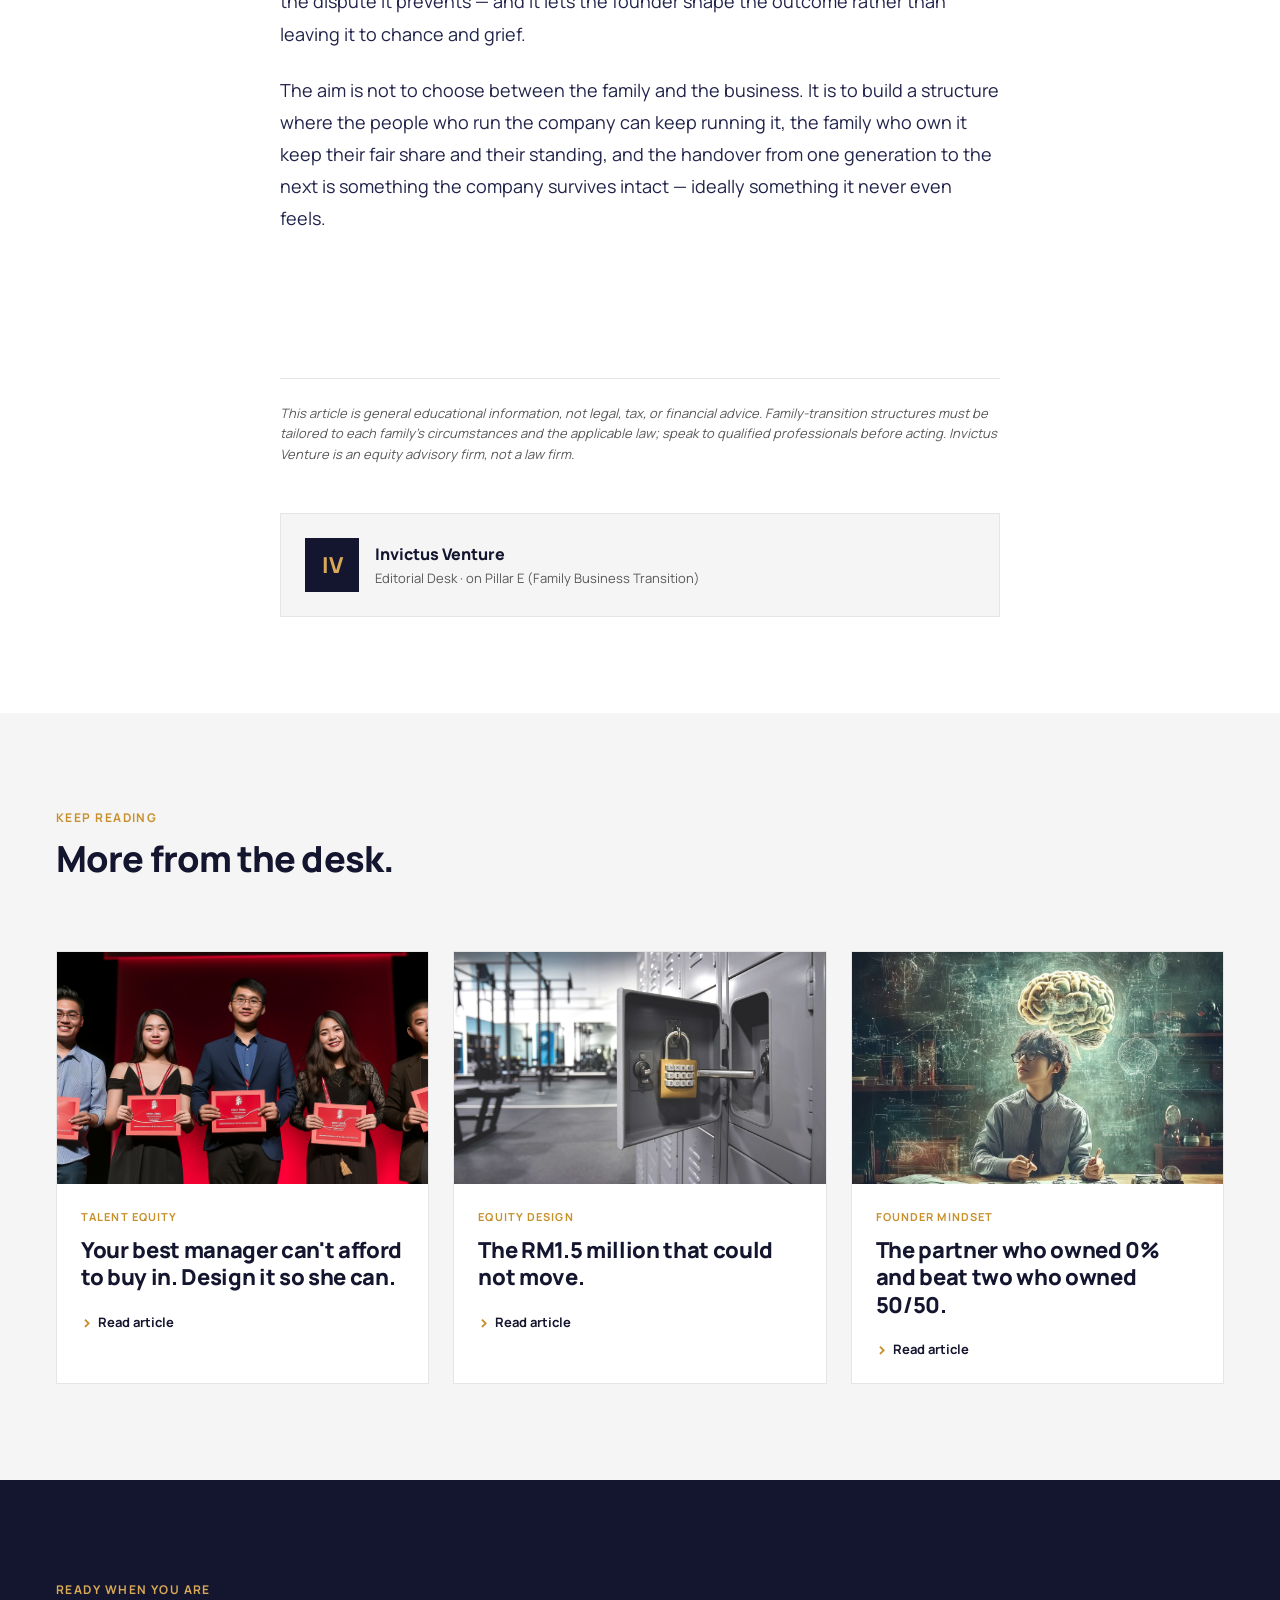
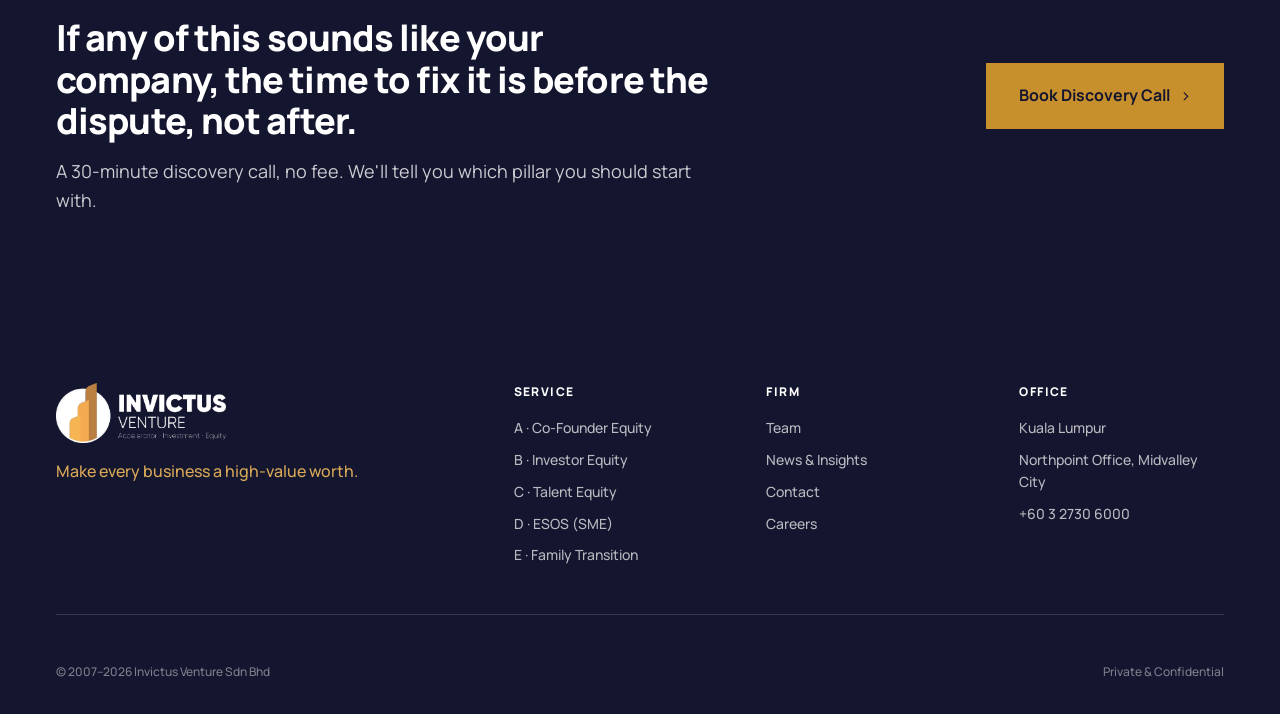
<file: articles/article-family-transition-rights.html>
<!DOCTYPE html>
<html lang="en">
<head>
  <meta charset="utf-8">
  <meta name="viewport" content="width=device-width,initial-scale=1">
  <title>Who Runs the Company, and Who Just Owns It — Invictus Venture</title>
  <meta name="description" content="Most family business transitions fail not at the legal document but because nobody wrote down which rules of decision-making apply, and to whom. Separating operational rights from economic rights keeps the company running and the family intact.">
  <link rel="stylesheet" href="../css/tokens.css">
  <link rel="stylesheet" href="../css/site.css">
  <link rel="stylesheet" href="../css/pages.css">
  <link rel="stylesheet" href="_article.css">
</head>
<body>

  <div class="topbar"><div class="shell topbar__inner">
    <div class="topbar__left">
      <a href="../index.html">Invictus Venture</a>
      <a href="../services.html">Services</a>
      <a href="../team.html">Our Firm</a>
    </div>
    <div><a href="../contact.html">Local offices &rsaquo;</a></div>
  </div></div>

  <header class="header">
    <div class="shell header__inner">
      <a class="header__brand" href="../index.html"><img src="../assets/invictus-logo.png" alt="Invictus Venture"></a>
      <nav class="header__nav">
        <a href="../index.html">Home</a>
        <a href="../services.html">Our Service</a>
        <a href="../team.html">Team</a>
        <a href="../news.html" class="active">News</a>
        <a href="../contact.html">Contact</a>
      </nav>
      <a href="../contact.html" class="btn btn--ghost sm header__cta">Get Valuated</a>
    </div>
  </header>

  <section class="article-hero">
    <div class="shell">
      <div class="article-hero__inner">
        <div class="article-hero__crumb"><a href="../news.html">News &amp; Insights</a> &nbsp;/&nbsp; Family Transition</div>
        <div class="article-hero__meta">
          <span class="tag">FAMILY TRANSITION</span>
          <span class="sep">&middot;</span>
          <span>12 MAY 2026</span>
          <span class="sep">&middot;</span>
          <span>9 MIN READ</span>
        </div>
        <h1 class="article-hero__title">Who Runs the Company, and Who Just Owns It</h1>
        <p class="article-hero__standfirst">The uncle who built the brand. The cousin who inherited shares but lives overseas. The son-in-law who has run operations for fifteen years and owns nothing. A family business has a kind of decision-making no other company faces &mdash; and one distinction decides whether the handover survives.</p>
      </div>
    </div>
  </section>

  <article class="shell"><div class="article-body">

  <p>A family business carries a tension no ordinary company has. In a normal company, authority follows contribution and ownership. In a family company, two other hierarchies sit on top: age and bloodline. The uncle who built the brand. The cousin who inherited shares but lives abroad and has never worked a day in the business. The son-in-law who has run operations for fifteen years and holds no equity at all. The patriarch who is well past retirement but still chairs every meeting. Everyone has a claim, and the claims do not agree.</p>

  <h2>Where transitions actually break</h2>

  <p>Most people assume a family transition fails at the legal stage &mdash; a badly drafted will, a missing clause. In our experience it rarely does. It breaks earlier and more quietly, because <strong>nobody ever wrote down which rules of decision-making apply, and to whom</strong>. Who gets a vote on operations? Who only gets a share of the profit? Who can block a sale? When that is left unspoken, the first serious disagreement turns into a family rupture, and the business is collateral damage.</p>

  <blockquote><p>Effort earns rights. Bloodline keeps dignity. The company keeps running. All three can be true at once &mdash; but only if they are written down.</p></blockquote>

  <h2>The distinction that solves most of it</h2>

  <p>The single most useful move in a family transition is to separate two things that families instinctively bundle together: <strong>operational rights</strong> and <strong>economic rights</strong>. Once you stop treating them as one package, almost every awkward case becomes manageable.</p>

  <h3>Operational rights &mdash; for the people who run it</h3>

  <p>Active contributors &mdash; the family members actually building and running the business &mdash; receive equity carrying operational rights: voting, board seats, day-to-day control. They steer the company because they are the ones in it. This is how you make sure the son-in-law who has run operations for fifteen years is not outvoted by a cousin who has never been to the office.</p>

  <h3>Economic rights &mdash; for the family who own it</h3>

  <p>Non-active family members receive equity carrying economic rights: a share of dividends, capital gain, beneficiary status. They benefit from the company's success &mdash; their stake is real and valuable &mdash; but they do not direct operations they are not part of. Their dignity and their inheritance are protected, without handing them control over decisions they are not equipped to make.</p>

  <p>Both sides keep what matters to them. The operators keep the ability to run the business well. The wider family keeps a fair share of what the business produces. Nobody is disinherited, and nobody who isn't running the company gets to paralyse the people who are.</p>

  <h2>The tools that make it hold</h2>

  <p>This separation is delivered through a small set of structures, designed together rather than bolted on one at a time:</p>

  <ul>
    <li><strong>A family constitution</strong> &mdash; the written rules of decision-making: who decides what, how disputes are handled, how the next generation enters, what happens when someone wants out.</li>
    <li><strong>Dual-class shares</strong> &mdash; the mechanism that lets operational rights and economic rights live in different share classes, so contribution and bloodline can each be honoured without colliding.</li>
    <li><strong>Generational succession sequencing</strong> &mdash; a planned handover over time, rather than a single dramatic event triggered by illness or death, so the company never faces a sudden vacuum at the top.</li>
  </ul>

  <h2>Why time is the hidden risk</h2>

  <p>The most expensive version of this problem is the one that is never addressed until it is forced &mdash; when the founder falls ill, or passes, and the family discovers in the worst possible moment that nothing was written down. At that point every conversation is emotional, every interpretation is contested, and the business often cannot wait for the family to resolve it. A transition designed calmly, years ahead, costs a fraction of the dispute it prevents &mdash; and it lets the founder shape the outcome rather than leaving it to chance and grief.</p>

  <p>The aim is not to choose between the family and the business. It is to build a structure where the people who run the company can keep running it, the family who own it keep their fair share and their standing, and the handover from one generation to the next is something the company survives intact &mdash; ideally something it never even feels.</p>

  </div>
<p class="article-note">This article is general educational information, not legal, tax, or financial advice. Family-transition structures must be tailored to each family's circumstances and the applicable law; speak to qualified professionals before acting. Invictus Venture is an equity advisory firm, not a law firm.</p>
  <div class="article-byline">
    <div class="article-byline__avatar">IV</div>
    <div>
      <div class="article-byline__name">Invictus Venture</div>
      <div class="article-byline__role">Editorial Desk &middot; on Pillar E (Family Business Transition)</div>
    </div>
  </div>

  </article>

  <section class="section section--grey">
    <div class="shell">
      <div class="section-header">
        <div class="eyebrow">Keep Reading</div>
        <h2 class="section-title" style="font-size: var(--fs-2xl);">More from the desk.</h2>
      </div>
      <div class="news-grid">
        <a class="news-card" href="article-talent-equity-affordable.html">
          <div class="news-card__image"><div class="img-slot"><img src="../assets/talent-equity.jpg" alt="Article Image"></div></div>
          <div class="news-card__body">
            <div class="news-card__meta"><span class="tag">TALENT EQUITY</span></div>
            <h3 class="news-card__title">Your best manager can't afford to buy in. Design it so she can.</h3>
            <span class="news-card__link">Read article</span>
          </div>
        </a>
        <a class="news-card" href="article-shareholder-agreement-trap.html">
          <div class="news-card__image"><div class="img-slot"><img src="../assets/deadlock.jpg" alt="Article Image"></div></div>
          <div class="news-card__body">
            <div class="news-card__meta"><span class="tag">EQUITY DESIGN</span></div>
            <h3 class="news-card__title">The RM1.5 million that could not move.</h3>
            <span class="news-card__link">Read article</span>
          </div>
        </a>
        <a class="news-card" href="article-exit-cost.html">
          <div class="news-card__image"><div class="img-slot"><img src="../assets/mastermind.jpg" alt="Article Image"></div></div>
          <div class="news-card__body">
            <div class="news-card__meta"><span class="tag">FOUNDER MINDSET</span></div>
            <h3 class="news-card__title">The partner who owned 0% and beat two who owned 50/50.</h3>
            <span class="news-card__link">Read article</span>
          </div>
        </a>
      </div>
    </div>
  </section>

  <!-- ============ CTA BAND ============ -->
  <section class="section section--dark">
    <div class="shell">
      <div class="cta-band">
        <div>
          <div class="eyebrow on-dark">Ready When You Are</div>
          <h3 class="cta-band__text" style="margin-top: var(--space-4);">If any of this sounds like your company, the time to fix it is before the dispute, not after.</h3>
          <p class="cta-band__sub">A 30-minute discovery call, no fee. We'll tell you which pillar you should start with.</p>
        </div>
        <div class="cta-band__actions">
          <a href="../contact.html" class="btn btn--gold lg">Book Discovery Call <span class="arrow">&rsaquo;</span></a>
        </div>
      </div>
    </div>
  </section>

  <footer class="footer">
    <div class="shell">
      <div class="footer__inner">
        <div>
          <div class="footer__brand"><img src="../assets/invictus-logo-white.png" alt="Invictus Venture"></div>
          <p class="footer__tag">Make every business a high-value worth.</p>
        </div>
        <div class="footer__col"><h4>Service</h4><ul>
          <li><a href="../services.html#type-a">A &middot; Co-Founder Equity</a></li>
          <li><a href="../services.html#type-b">B &middot; Investor Equity</a></li>
          <li><a href="../services.html#type-c">C &middot; Talent Equity</a></li>
          <li><a href="../services.html#type-d">D &middot; ESOS (SME)</a></li>
          <li><a href="../services.html#type-e">E &middot; Family Transition</a></li>
        </ul></div>
        <div class="footer__col"><h4>Firm</h4><ul>
          <li><a href="../team.html">Team</a></li>
          <li><a href="../news.html">News &amp; Insights</a></li>
          <li><a href="../contact.html">Contact</a></li>
          <li><a href="../contact.html">Careers</a></li>
        </ul></div>
        <div class="footer__col"><h4>Office</h4><ul>
          <li>Kuala Lumpur</li>
          <li>Northpoint Office, Midvalley City</li>
          <li>+60 3 2730 6000</li>
        </ul></div>
      </div>
      <div class="footer__bottom">
        <span>&copy; 2007&ndash;2026 Invictus Venture Sdn Bhd</span>
        <span>Private &amp; Confidential</span>
      </div>
    </div>
  </footer>

</body>
</html>
</file>
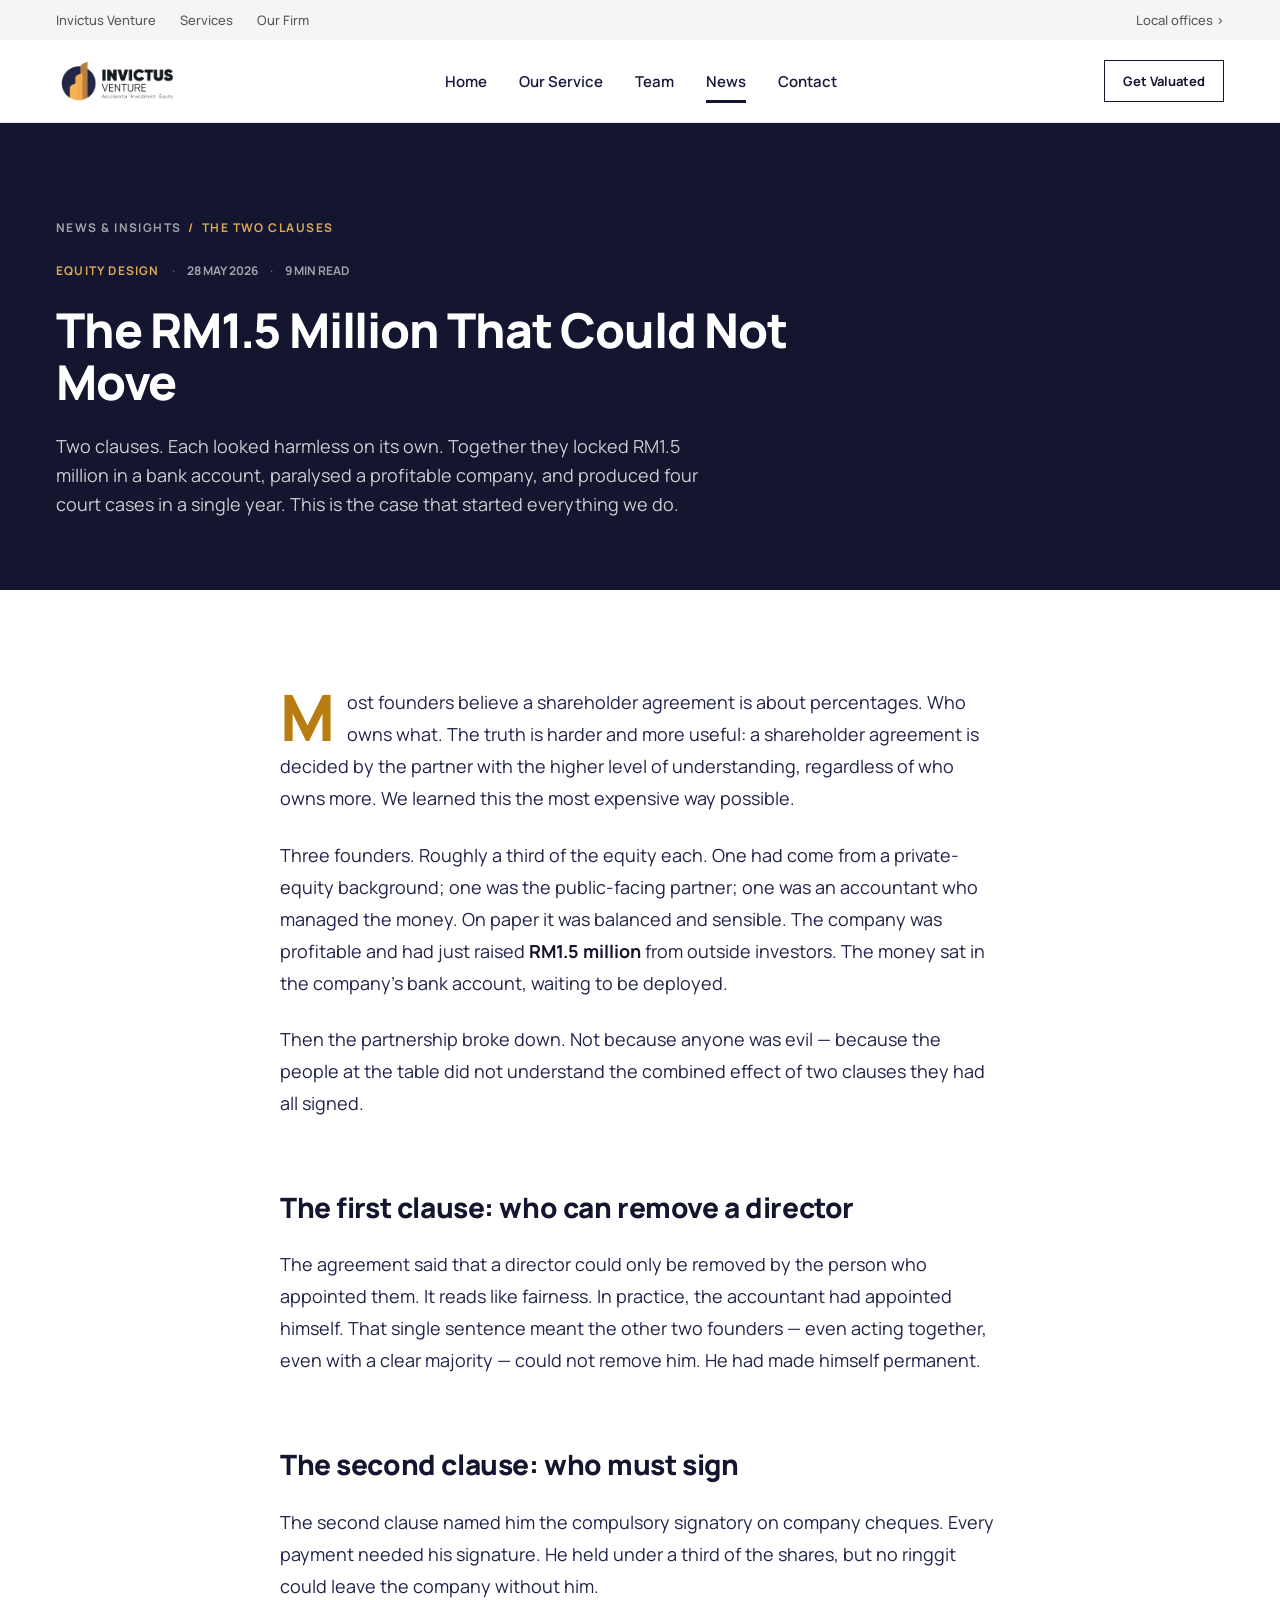
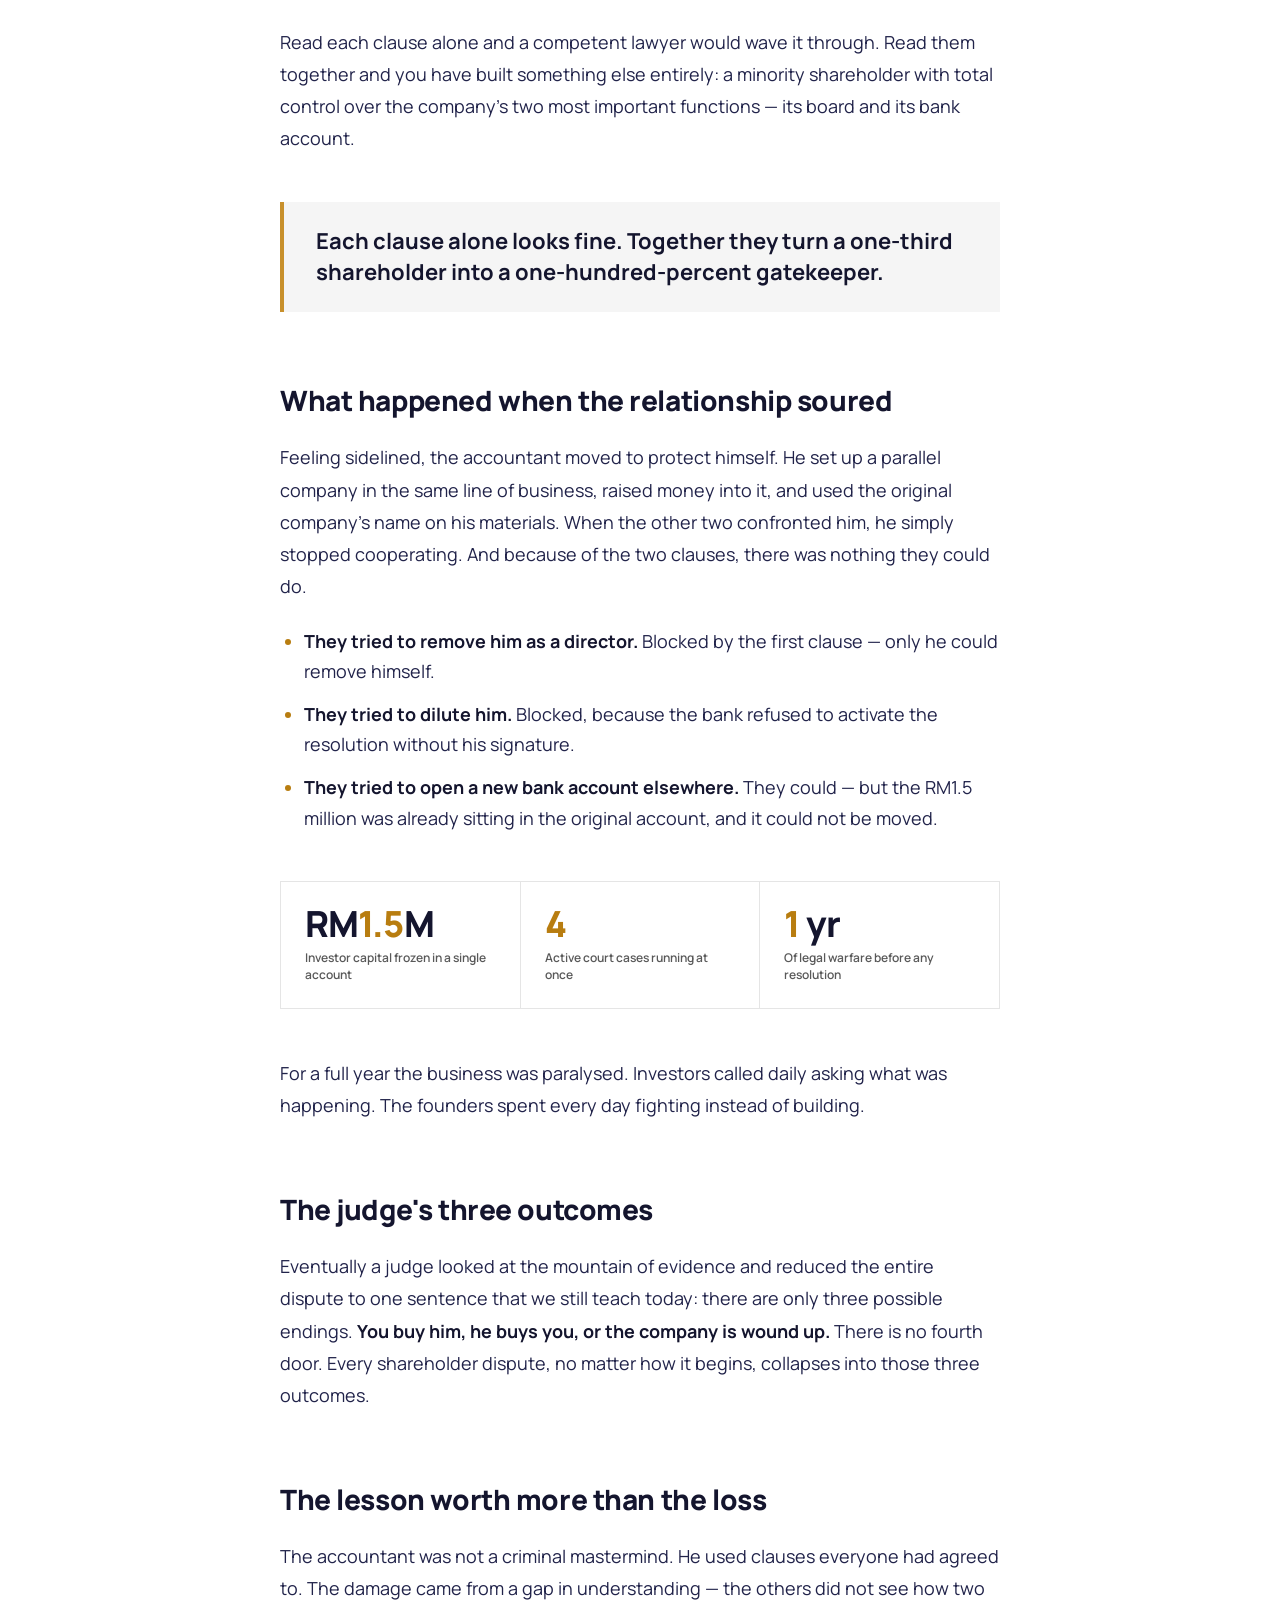
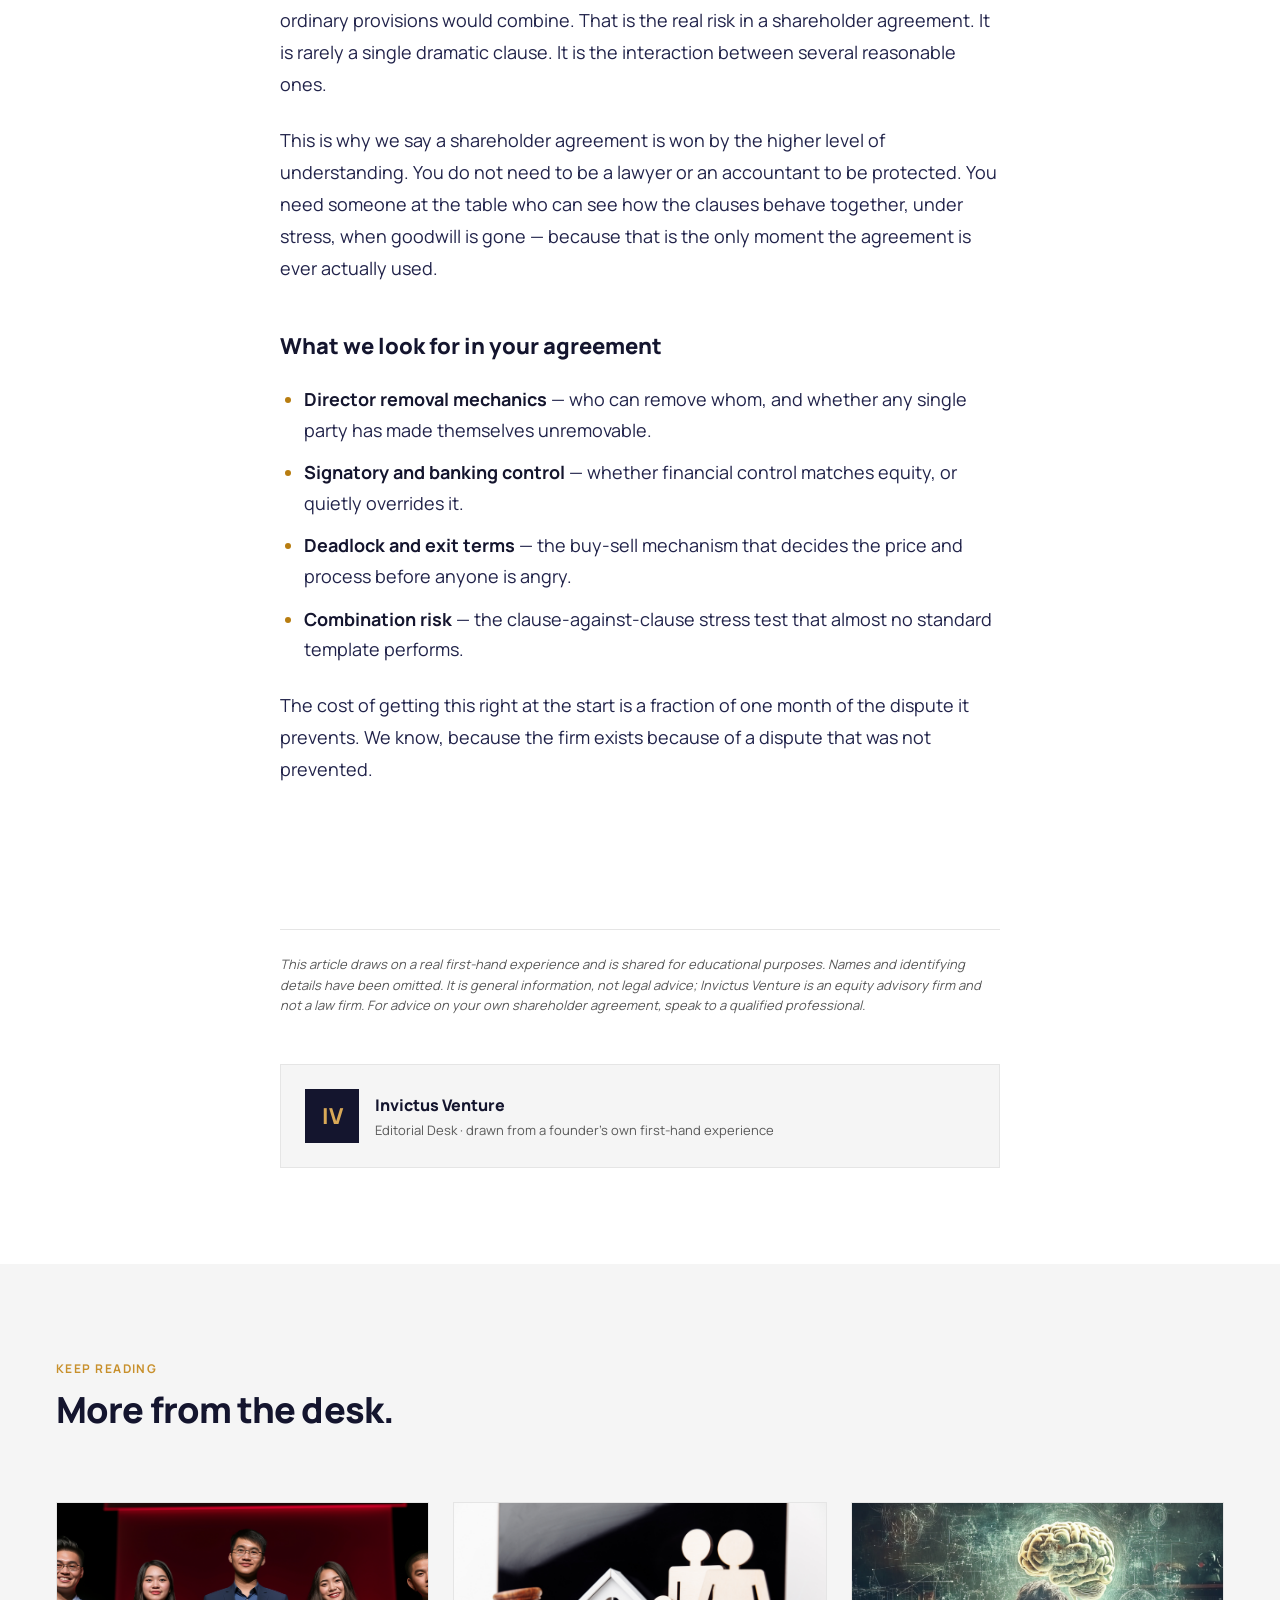
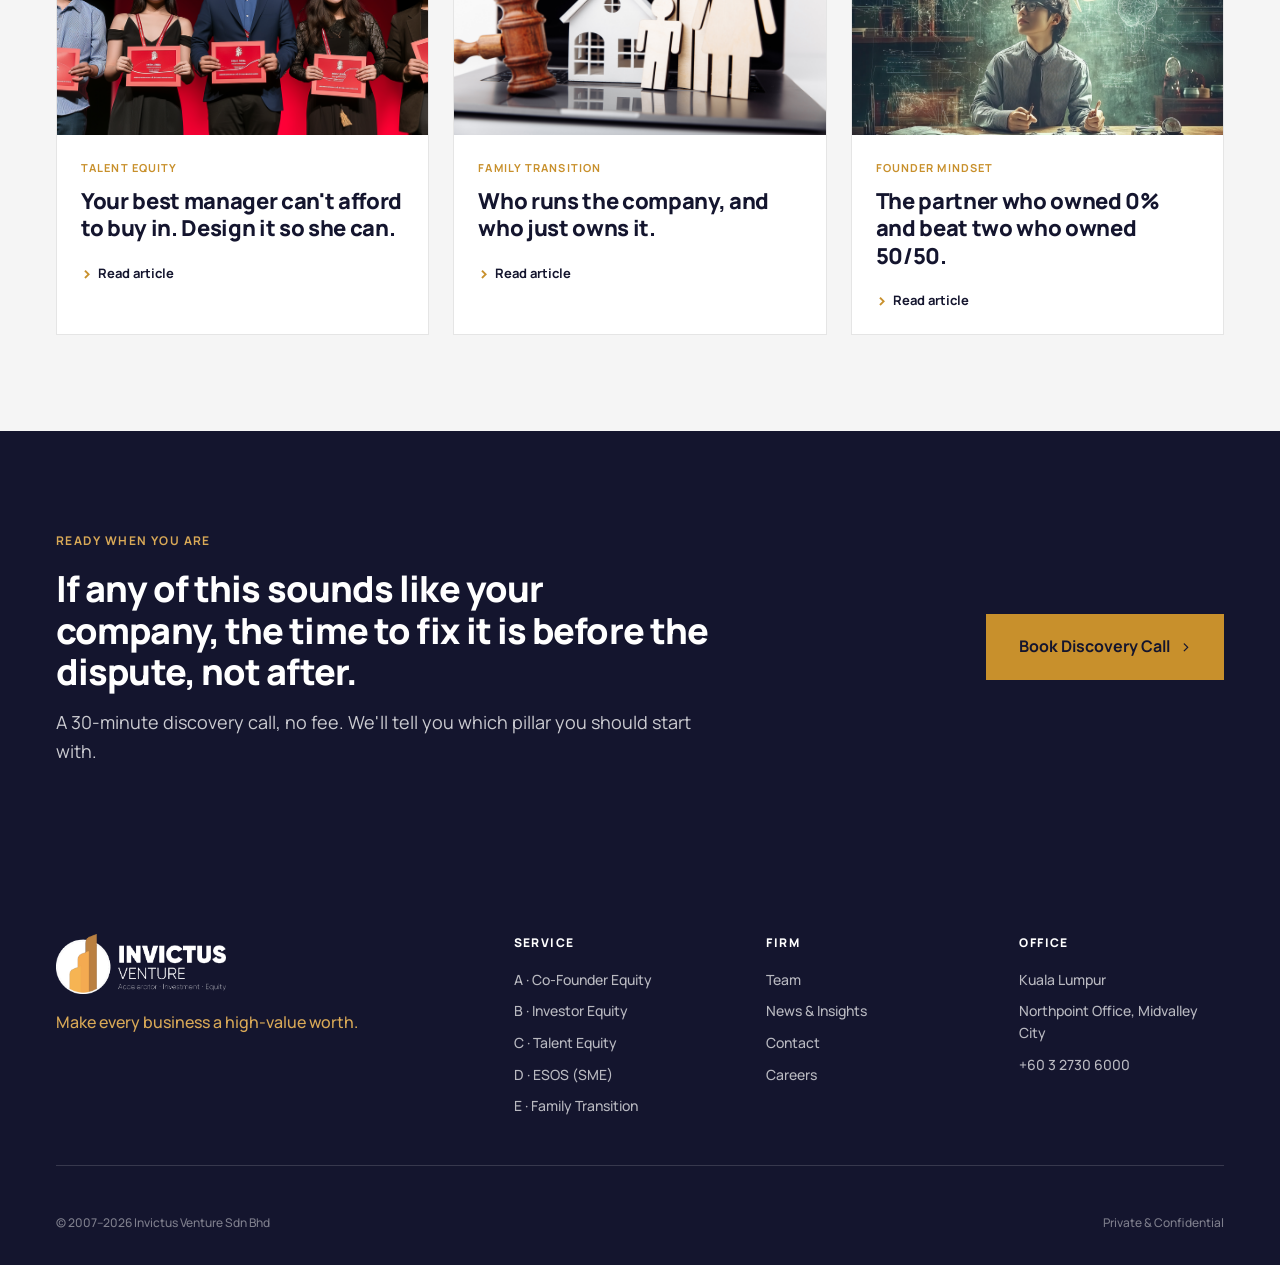
<file: articles/article-shareholder-agreement-trap.html>
<!DOCTYPE html>
<html lang="en">
<head>
  <meta charset="utf-8">
  <meta name="viewport" content="width=device-width,initial-scale=1">
  <title>The RM1.5 Million That Could Not Move — Invictus Venture</title>
  <meta name="description" content="How two reasonable-looking clauses in a shareholder agreement turned a 31.5% shareholder into a 100% gatekeeper — and why a good agreement is won by the partner with the higher understanding, not the bigger stake.">
  <link rel="stylesheet" href="../css/tokens.css">
  <link rel="stylesheet" href="../css/site.css">
  <link rel="stylesheet" href="../css/pages.css">
  <link rel="stylesheet" href="_article.css">
</head>
<body>

  <div class="topbar"><div class="shell topbar__inner">
    <div class="topbar__left">
      <a href="../index.html">Invictus Venture</a>
      <a href="../services.html">Services</a>
      <a href="../team.html">Our Firm</a>
    </div>
    <div><a href="../contact.html">Local offices &rsaquo;</a></div>
  </div></div>

  <header class="header">
    <div class="shell header__inner">
      <a class="header__brand" href="../index.html"><img src="../assets/invictus-logo.png" alt="Invictus Venture"></a>
      <nav class="header__nav">
        <a href="../index.html">Home</a>
        <a href="../services.html">Our Service</a>
        <a href="../team.html">Team</a>
        <a href="../news.html" class="active">News</a>
        <a href="../contact.html">Contact</a>
      </nav>
      <a href="../contact.html" class="btn btn--ghost sm header__cta">Get Valuated</a>
    </div>
  </header>

  <section class="article-hero">
    <div class="shell">
      <div class="article-hero__inner">
        <div class="article-hero__crumb"><a href="../news.html">News &amp; Insights</a> &nbsp;/&nbsp; The Two Clauses</div>
        <div class="article-hero__meta">
          <span class="tag">EQUITY DESIGN</span>
          <span class="sep">&middot;</span>
          <span>28 MAY 2026</span>
          <span class="sep">&middot;</span>
          <span>9 MIN READ</span>
        </div>
        <h1 class="article-hero__title">The RM1.5 Million That Could Not Move</h1>
        <p class="article-hero__standfirst">Two clauses. Each looked harmless on its own. Together they locked RM1.5 million in a bank account, paralysed a profitable company, and produced four court cases in a single year. This is the case that started everything we do.</p>
      </div>
    </div>
  </section>

  <article class="shell"><div class="article-body">

  <p>Most founders believe a shareholder agreement is about percentages. Who owns what. The truth is harder and more useful: a shareholder agreement is decided by the partner with the higher level of understanding, regardless of who owns more. We learned this the most expensive way possible.</p>

  <p>Three founders. Roughly a third of the equity each. One had come from a private-equity background; one was the public-facing partner; one was an accountant who managed the money. On paper it was balanced and sensible. The company was profitable and had just raised <strong>RM1.5 million</strong> from outside investors. The money sat in the company's bank account, waiting to be deployed.</p>

  <p>Then the partnership broke down. Not because anyone was evil &mdash; because the people at the table did not understand the combined effect of two clauses they had all signed.</p>

  <h2>The first clause: who can remove a director</h2>

  <p>The agreement said that a director could only be removed by the person who appointed them. It reads like fairness. In practice, the accountant had appointed himself. That single sentence meant the other two founders &mdash; even acting together, even with a clear majority &mdash; could not remove him. He had made himself permanent.</p>

  <h2>The second clause: who must sign</h2>

  <p>The second clause named him the compulsory signatory on company cheques. Every payment needed his signature. He held under a third of the shares, but no ringgit could leave the company without him.</p>

  <p>Read each clause alone and a competent lawyer would wave it through. Read them together and you have built something else entirely: a minority shareholder with total control over the company's two most important functions &mdash; its board and its bank account.</p>

  <blockquote><p>Each clause alone looks fine. Together they turn a one-third shareholder into a one-hundred-percent gatekeeper.</p></blockquote>

  <h2>What happened when the relationship soured</h2>

  <p>Feeling sidelined, the accountant moved to protect himself. He set up a parallel company in the same line of business, raised money into it, and used the original company's name on his materials. When the other two confronted him, he simply stopped cooperating. And because of the two clauses, there was nothing they could do.</p>

  <ul>
    <li><strong>They tried to remove him as a director.</strong> Blocked by the first clause &mdash; only he could remove himself.</li>
    <li><strong>They tried to dilute him.</strong> Blocked, because the bank refused to activate the resolution without his signature.</li>
    <li><strong>They tried to open a new bank account elsewhere.</strong> They could &mdash; but the RM1.5 million was already sitting in the original account, and it could not be moved.</li>
  </ul>

  <div class="keyfig">
    <div class="keyfig__cell"><div class="keyfig__num">RM<span>1.5</span>M</div><div class="keyfig__label">Investor capital frozen in a single account</div></div>
    <div class="keyfig__cell"><div class="keyfig__num"><span>4</span></div><div class="keyfig__label">Active court cases running at once</div></div>
    <div class="keyfig__cell"><div class="keyfig__num"><span>1</span> yr</div><div class="keyfig__label">Of legal warfare before any resolution</div></div>
  </div>

  <p>For a full year the business was paralysed. Investors called daily asking what was happening. The founders spent every day fighting instead of building.</p>

  <h2>The judge's three outcomes</h2>

  <p>Eventually a judge looked at the mountain of evidence and reduced the entire dispute to one sentence that we still teach today: there are only three possible endings. <strong>You buy him, he buys you, or the company is wound up.</strong> There is no fourth door. Every shareholder dispute, no matter how it begins, collapses into those three outcomes.</p>

  <h2>The lesson worth more than the loss</h2>

  <p>The accountant was not a criminal mastermind. He used clauses everyone had agreed to. The damage came from a gap in understanding &mdash; the others did not see how two ordinary provisions would combine. That is the real risk in a shareholder agreement. It is rarely a single dramatic clause. It is the interaction between several reasonable ones.</p>

  <p>This is why we say a shareholder agreement is won by the higher level of understanding. You do not need to be a lawyer or an accountant to be protected. You need someone at the table who can see how the clauses behave together, under stress, when goodwill is gone &mdash; because that is the only moment the agreement is ever actually used.</p>

  <h3>What we look for in your agreement</h3>

  <ul>
    <li><strong>Director removal mechanics</strong> &mdash; who can remove whom, and whether any single party has made themselves unremovable.</li>
    <li><strong>Signatory and banking control</strong> &mdash; whether financial control matches equity, or quietly overrides it.</li>
    <li><strong>Deadlock and exit terms</strong> &mdash; the buy-sell mechanism that decides the price and process before anyone is angry.</li>
    <li><strong>Combination risk</strong> &mdash; the clause-against-clause stress test that almost no standard template performs.</li>
  </ul>

  <p>The cost of getting this right at the start is a fraction of one month of the dispute it prevents. We know, because the firm exists because of a dispute that was not prevented.</p>

  </div>
<p class="article-note">This article draws on a real first-hand experience and is shared for educational purposes. Names and identifying details have been omitted. It is general information, not legal advice; Invictus Venture is an equity advisory firm and not a law firm. For advice on your own shareholder agreement, speak to a qualified professional.</p>
  <div class="article-byline">
    <div class="article-byline__avatar">IV</div>
    <div>
      <div class="article-byline__name">Invictus Venture</div>
      <div class="article-byline__role">Editorial Desk &middot; drawn from a founder's own first-hand experience</div>
    </div>
  </div>

  </article>

  <section class="section section--grey">
    <div class="shell">
      <div class="section-header">
        <div class="eyebrow">Keep Reading</div>
        <h2 class="section-title" style="font-size: var(--fs-2xl);">More from the desk.</h2>
      </div>
      <div class="news-grid">
        <a class="news-card" href="article-talent-equity-affordable.html">
          <div class="news-card__image"><div class="img-slot"><img src="../assets/talent-equity.jpg" alt="Article Image"></div></div>
          <div class="news-card__body">
            <div class="news-card__meta"><span class="tag">TALENT EQUITY</span></div>
            <h3 class="news-card__title">Your best manager can't afford to buy in. Design it so she can.</h3>
            <span class="news-card__link">Read article</span>
          </div>
        </a>
        <a class="news-card" href="article-family-transition-rights.html">
          <div class="news-card__image"><div class="img-slot"><img src="../assets/family-planning.jpg" alt="Article Image"></div></div>
          <div class="news-card__body">
            <div class="news-card__meta"><span class="tag">FAMILY TRANSITION</span></div>
            <h3 class="news-card__title">Who runs the company, and who just owns it.</h3>
            <span class="news-card__link">Read article</span>
          </div>
        </a>
        <a class="news-card" href="article-exit-cost.html">
          <div class="news-card__image"><div class="img-slot"><img src="../assets/mastermind.jpg" alt="Article Image"></div></div>
          <div class="news-card__body">
            <div class="news-card__meta"><span class="tag">FOUNDER MINDSET</span></div>
            <h3 class="news-card__title">The partner who owned 0% and beat two who owned 50/50.</h3>
            <span class="news-card__link">Read article</span>
          </div>
        </a>
      
      </div>
    </div>
  </section>

  <!-- ============ CTA BAND ============ -->
  <section class="section section--dark">
    <div class="shell">
      <div class="cta-band">
        <div>
          <div class="eyebrow on-dark">Ready When You Are</div>
          <h3 class="cta-band__text" style="margin-top: var(--space-4);">If any of this sounds like your company, the time to fix it is before the dispute, not after.</h3>
          <p class="cta-band__sub">A 30-minute discovery call, no fee. We'll tell you which pillar you should start with.</p>
        </div>
        <div class="cta-band__actions">
          <a href="../contact.html" class="btn btn--gold lg">Book Discovery Call <span class="arrow">&rsaquo;</span></a>
        </div>
      </div>
    </div>
  </section>

  <footer class="footer">
    <div class="shell">
      <div class="footer__inner">
        <div>
          <div class="footer__brand"><img src="../assets/invictus-logo-white.png" alt="Invictus Venture"></div>
          <p class="footer__tag">Make every business a high-value worth.</p>
        </div>
        <div class="footer__col"><h4>Service</h4><ul>
          <li><a href="../services.html#type-a">A &middot; Co-Founder Equity</a></li>
          <li><a href="../services.html#type-b">B &middot; Investor Equity</a></li>
          <li><a href="../services.html#type-c">C &middot; Talent Equity</a></li>
          <li><a href="../services.html#type-d">D &middot; ESOS (SME)</a></li>
          <li><a href="../services.html#type-e">E &middot; Family Transition</a></li>
        </ul></div>
        <div class="footer__col"><h4>Firm</h4><ul>
          <li><a href="../team.html">Team</a></li>
          <li><a href="../news.html">News &amp; Insights</a></li>
          <li><a href="../contact.html">Contact</a></li>
          <li><a href="../contact.html">Careers</a></li>
        </ul></div>
        <div class="footer__col"><h4>Office</h4><ul>
          <li>Kuala Lumpur</li>
          <li>Northpoint Office, Midvalley City</li>
          <li>+60 3 2730 6000</li>
        </ul></div>
      </div>
      <div class="footer__bottom">
        <span>&copy; 2007&ndash;2026 Invictus Venture Sdn Bhd</span>
        <span>Private &amp; Confidential</span>
      </div>
    </div>
  </footer>

</body>
</html>
</file>
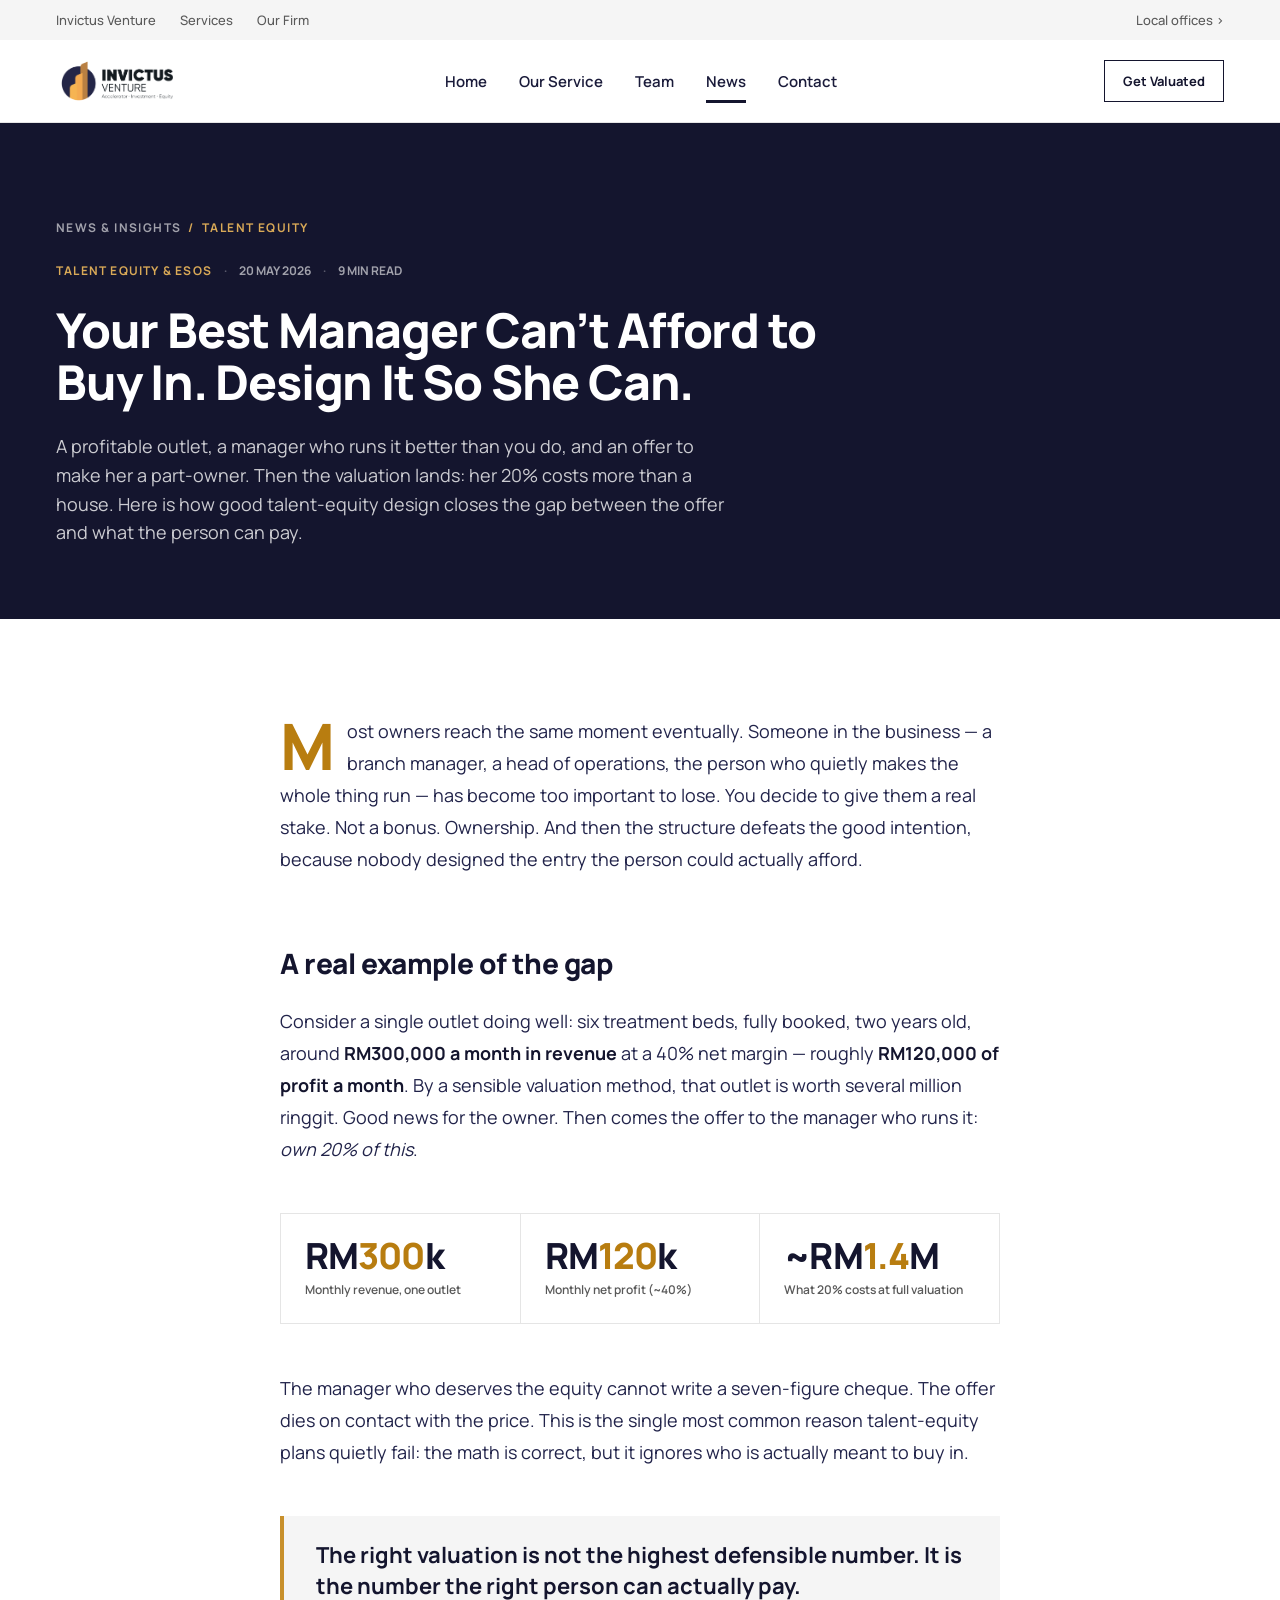
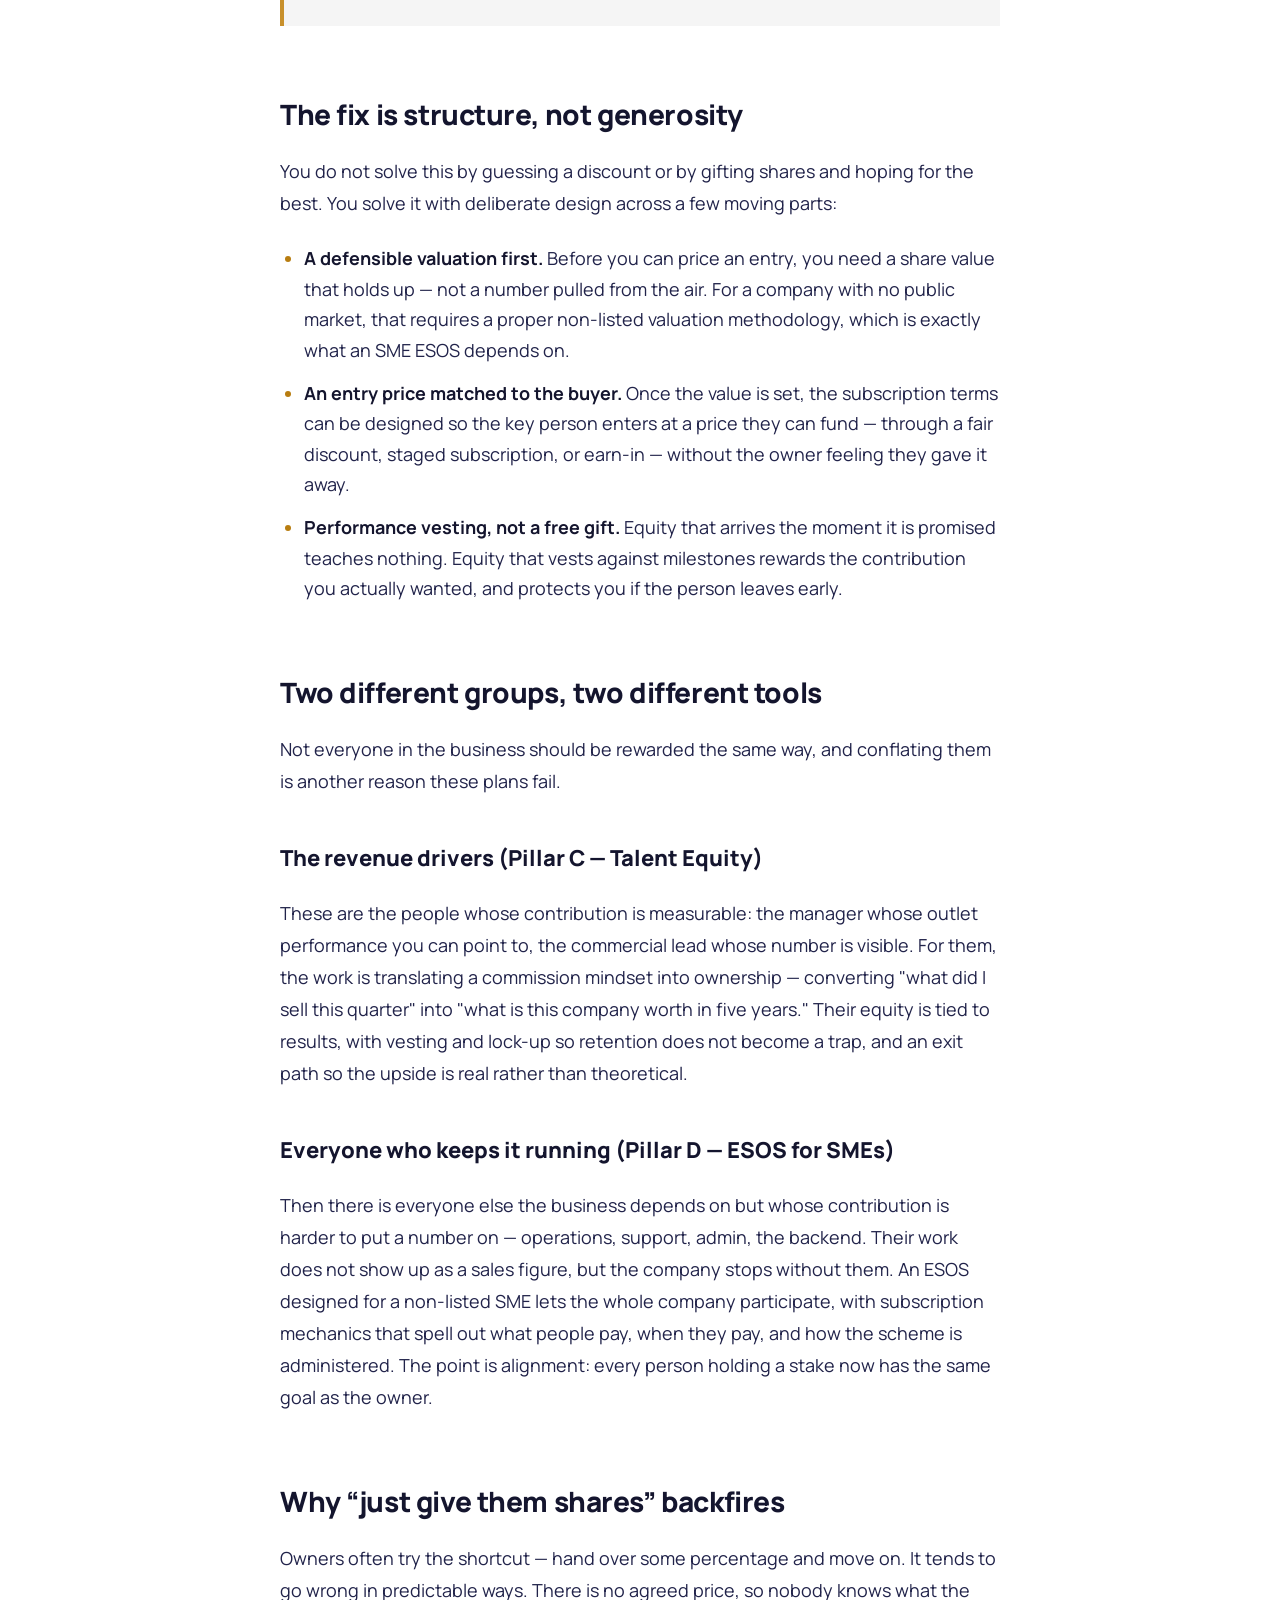
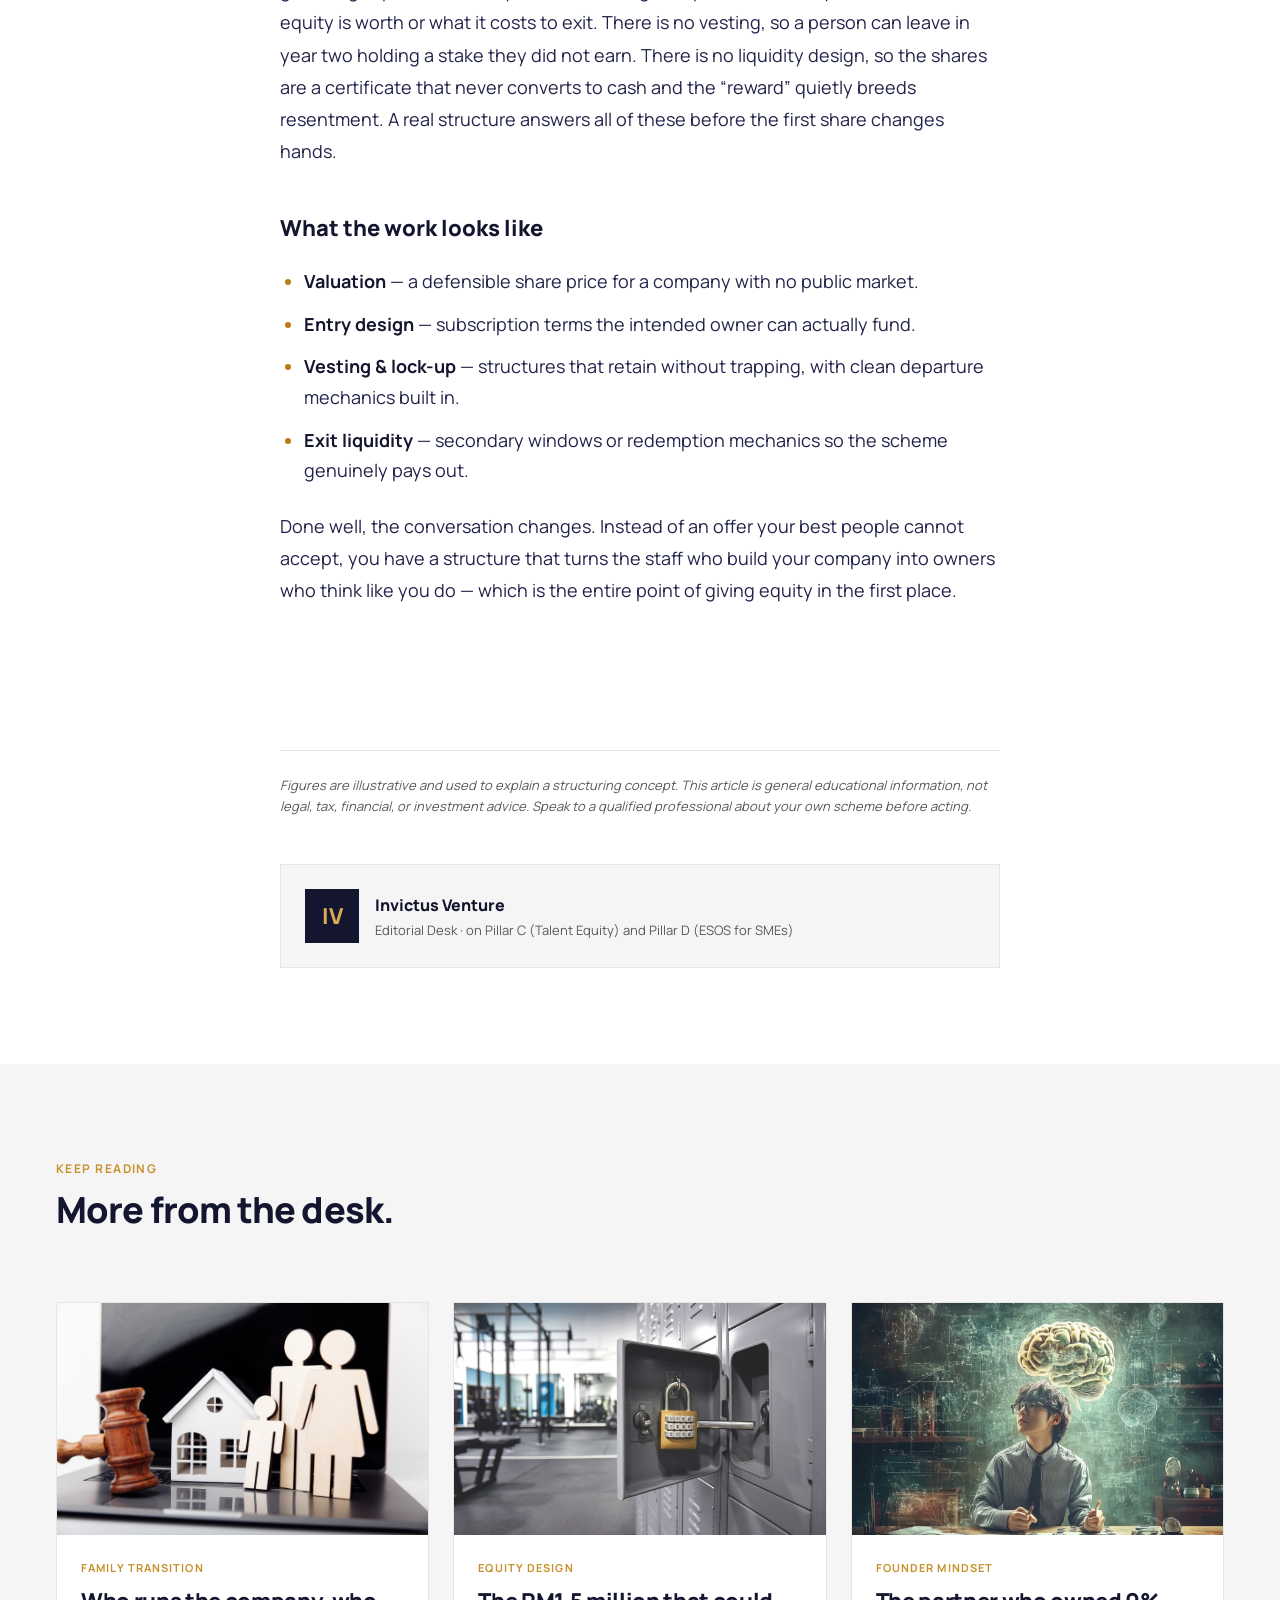
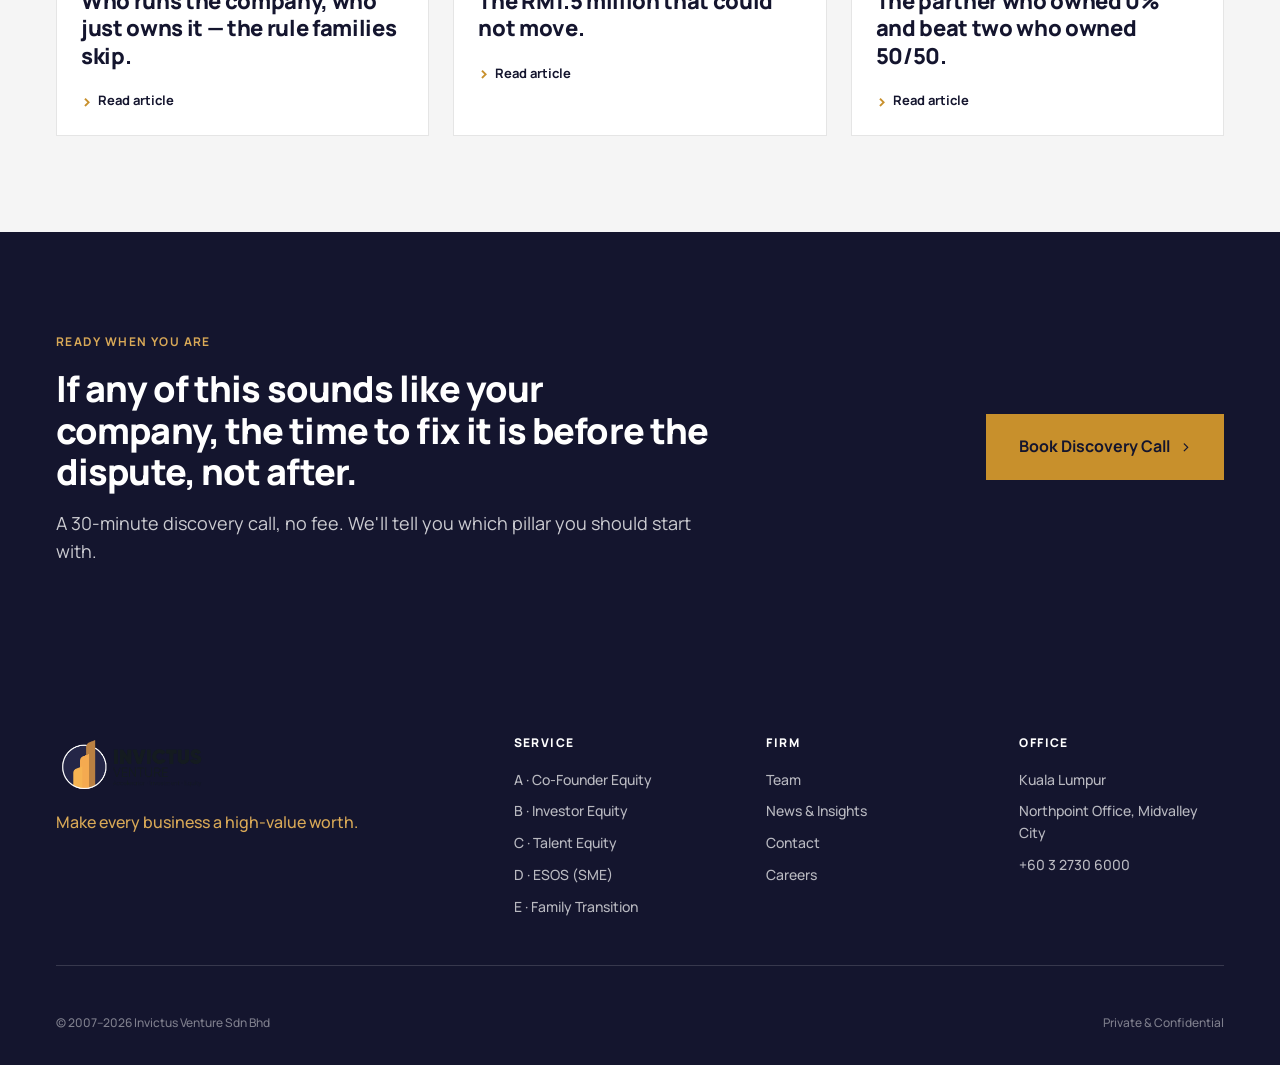
<file: articles/article-talent-equity-affordable.html>
<!DOCTYPE html>
<html lang="en">
<head>
  <meta charset="utf-8">
  <meta name="viewport" content="width=device-width,initial-scale=1">
  <title>Your Best Manager Cannot Afford to Buy In. Design It So She Can. — Invictus Venture</title>
  <meta name="description" content="Giving your key people equity sounds simple until the share price is real. How a defensible valuation, a fair entry price, and the right structure turn &#x27;I want you to own a piece of this&#x27; into something your manager can actually accept.">
  <link rel="stylesheet" href="../css/tokens.css">
  <link rel="stylesheet" href="../css/site.css">
  <link rel="stylesheet" href="../css/pages.css">
  <link rel="stylesheet" href="_article.css">
</head>
<body>

  <div class="topbar"><div class="shell topbar__inner">
    <div class="topbar__left">
      <a href="../index.html">Invictus Venture</a>
      <a href="../services.html">Services</a>
      <a href="../team.html">Our Firm</a>
    </div>
    <div><a href="../contact.html">Local offices &rsaquo;</a></div>
  </div></div>

  <header class="header">
    <div class="shell header__inner">
      <a class="header__brand" href="../index.html"><img src="../assets/invictus-logo.png" alt="Invictus Venture"></a>
      <nav class="header__nav">
        <a href="../index.html">Home</a>
        <a href="../services.html">Our Service</a>
        <a href="../team.html">Team</a>
        <a href="../news.html" class="active">News</a>
        <a href="../contact.html">Contact</a>
      </nav>
      <a href="../contact.html" class="btn btn--ghost sm header__cta">Get Valuated</a>
    </div>
  </header>

  <section class="article-hero">
    <div class="shell">
      <div class="article-hero__inner">
        <div class="article-hero__crumb"><a href="../news.html">News &amp; Insights</a> &nbsp;/&nbsp; Talent Equity</div>
        <div class="article-hero__meta">
          <span class="tag">TALENT EQUITY &amp; ESOS</span>
          <span class="sep">&middot;</span>
          <span>20 MAY 2026</span>
          <span class="sep">&middot;</span>
          <span>9 MIN READ</span>
        </div>
        <h1 class="article-hero__title">Your Best Manager Can&rsquo;t Afford to Buy In. Design It So She Can.</h1>
        <p class="article-hero__standfirst">A profitable outlet, a manager who runs it better than you do, and an offer to make her a part-owner. Then the valuation lands: her 20% costs more than a house. Here is how good talent-equity design closes the gap between the offer and what the person can pay.</p>
      </div>
    </div>
  </section>

  <article class="shell"><div class="article-body">

  <p>Most owners reach the same moment eventually. Someone in the business &mdash; a branch manager, a head of operations, the person who quietly makes the whole thing run &mdash; has become too important to lose. You decide to give them a real stake. Not a bonus. Ownership. And then the structure defeats the good intention, because nobody designed the entry the person could actually afford.</p>

  <h2>A real example of the gap</h2>

  <p>Consider a single outlet doing well: six treatment beds, fully booked, two years old, around <strong>RM300,000 a month in revenue</strong> at a 40% net margin &mdash; roughly <strong>RM120,000 of profit a month</strong>. By a sensible valuation method, that outlet is worth several million ringgit. Good news for the owner. Then comes the offer to the manager who runs it: <em>own 20% of this</em>.</p>

  <div class="keyfig">
    <div class="keyfig__cell"><div class="keyfig__num">RM<span>300</span>k</div><div class="keyfig__label">Monthly revenue, one outlet</div></div>
    <div class="keyfig__cell"><div class="keyfig__num">RM<span>120</span>k</div><div class="keyfig__label">Monthly net profit (~40%)</div></div>
    <div class="keyfig__cell"><div class="keyfig__num">~RM<span>1.4</span>M</div><div class="keyfig__label">What 20% costs at full valuation</div></div>
  </div>

  <p>The manager who deserves the equity cannot write a seven-figure cheque. The offer dies on contact with the price. This is the single most common reason talent-equity plans quietly fail: the math is correct, but it ignores who is actually meant to buy in.</p>

  <blockquote><p>The right valuation is not the highest defensible number. It is the number the right person can actually pay.</p></blockquote>

  <h2>The fix is structure, not generosity</h2>

  <p>You do not solve this by guessing a discount or by gifting shares and hoping for the best. You solve it with deliberate design across a few moving parts:</p>

  <ul>
    <li><strong>A defensible valuation first.</strong> Before you can price an entry, you need a share value that holds up &mdash; not a number pulled from the air. For a company with no public market, that requires a proper non-listed valuation methodology, which is exactly what an SME ESOS depends on.</li>
    <li><strong>An entry price matched to the buyer.</strong> Once the value is set, the subscription terms can be designed so the key person enters at a price they can fund &mdash; through a fair discount, staged subscription, or earn-in &mdash; without the owner feeling they gave it away.</li>
    <li><strong>Performance vesting, not a free gift.</strong> Equity that arrives the moment it is promised teaches nothing. Equity that vests against milestones rewards the contribution you actually wanted, and protects you if the person leaves early.</li>
  </ul>

  <h2>Two different groups, two different tools</h2>

  <p>Not everyone in the business should be rewarded the same way, and conflating them is another reason these plans fail.</p>

  <h3>The revenue drivers (Pillar C &mdash; Talent Equity)</h3>

  <p>These are the people whose contribution is measurable: the manager whose outlet performance you can point to, the commercial lead whose number is visible. For them, the work is translating a commission mindset into ownership &mdash; converting "what did I sell this quarter" into "what is this company worth in five years." Their equity is tied to results, with vesting and lock-up so retention does not become a trap, and an exit path so the upside is real rather than theoretical.</p>

  <h3>Everyone who keeps it running (Pillar D &mdash; ESOS for SMEs)</h3>

  <p>Then there is everyone else the business depends on but whose contribution is harder to put a number on &mdash; operations, support, admin, the backend. Their work does not show up as a sales figure, but the company stops without them. An ESOS designed for a non-listed SME lets the whole company participate, with subscription mechanics that spell out what people pay, when they pay, and how the scheme is administered. The point is alignment: every person holding a stake now has the same goal as the owner.</p>

  <h2>Why &ldquo;just give them shares&rdquo; backfires</h2>

  <p>Owners often try the shortcut &mdash; hand over some percentage and move on. It tends to go wrong in predictable ways. There is no agreed price, so nobody knows what the equity is worth or what it costs to exit. There is no vesting, so a person can leave in year two holding a stake they did not earn. There is no liquidity design, so the shares are a certificate that never converts to cash and the &ldquo;reward&rdquo; quietly breeds resentment. A real structure answers all of these before the first share changes hands.</p>

  <h3>What the work looks like</h3>

  <ul>
    <li><strong>Valuation</strong> &mdash; a defensible share price for a company with no public market.</li>
    <li><strong>Entry design</strong> &mdash; subscription terms the intended owner can actually fund.</li>
    <li><strong>Vesting &amp; lock-up</strong> &mdash; structures that retain without trapping, with clean departure mechanics built in.</li>
    <li><strong>Exit liquidity</strong> &mdash; secondary windows or redemption mechanics so the scheme genuinely pays out.</li>
  </ul>

  <p>Done well, the conversation changes. Instead of an offer your best people cannot accept, you have a structure that turns the staff who build your company into owners who think like you do &mdash; which is the entire point of giving equity in the first place.</p>

  </div>
<p class="article-note">Figures are illustrative and used to explain a structuring concept. This article is general educational information, not legal, tax, financial, or investment advice. Speak to a qualified professional about your own scheme before acting.</p>
  <div class="article-byline">
    <div class="article-byline__avatar">IV</div>
    <div>
      <div class="article-byline__name">Invictus Venture</div>
      <div class="article-byline__role">Editorial Desk &middot; on Pillar C (Talent Equity) and Pillar D (ESOS for SMEs)</div>
    </div>
  </div>

  </article>

  <section class="section section--grey">
    <div class="shell">
      <div class="section-header">
        <div class="eyebrow">Keep Reading</div>
        <h2 class="section-title" style="font-size: var(--fs-2xl);">More from the desk.</h2>
      </div>
      <div class="news-grid">
        <a class="news-card" href="article-family-transition-rights.html">
          <div class="news-card__image"><div class="img-slot"><img src="../assets/family-planning.jpg" alt="Article Image"></div></div>
          <div class="news-card__body">
            <div class="news-card__meta"><span class="tag">FAMILY TRANSITION</span></div>
            <h3 class="news-card__title">Who runs the company, who just owns it &mdash; the rule families skip.</h3>
            <span class="news-card__link">Read article</span>
          </div>
        </a>
        <a class="news-card" href="article-shareholder-agreement-trap.html">
          <div class="news-card__image"><div class="img-slot"><img src="../assets/deadlock.jpg" alt="Article Image"></div></div>
          <div class="news-card__body">
            <div class="news-card__meta"><span class="tag">EQUITY DESIGN</span></div>
            <h3 class="news-card__title">The RM1.5 million that could not move.</h3>
            <span class="news-card__link">Read article</span>
          </div>
        </a>
        <a class="news-card" href="article-exit-cost.html">
          <div class="news-card__image"><div class="img-slot"><img src="../assets/mastermind.jpg" alt="Article Image"></div></div>
          <div class="news-card__body">
            <div class="news-card__meta"><span class="tag">FOUNDER MINDSET</span></div>
            <h3 class="news-card__title">The partner who owned 0% and beat two who owned 50/50.</h3>
            <span class="news-card__link">Read article</span>
          </div>
        </a>
      </div>
    </div>
  </section>

  <!-- ============ CTA BAND ============ -->
  <section class="section section--dark">
    <div class="shell">
      <div class="cta-band">
        <div>
          <div class="eyebrow on-dark">Ready When You Are</div>
          <h3 class="cta-band__text" style="margin-top: var(--space-4);">If any of this sounds like your company, the time to fix it is before the dispute, not after.</h3>
          <p class="cta-band__sub">A 30-minute discovery call, no fee. We'll tell you which pillar you should start with.</p>
        </div>
        <div class="cta-band__actions">
          <a href="../contact.html" class="btn btn--gold lg">Book Discovery Call <span class="arrow">&rsaquo;</span></a>
        </div>
      </div>
    </div>
  </section>

  <footer class="footer">
    <div class="shell">
      <div class="footer__inner">
        <div>
          <div class="footer__brand"><img src="../assets/invictus-logo.png" alt="Invictus Venture"></div>
          <p class="footer__tag">Make every business a high-value worth.</p>
        </div>
        <div class="footer__col"><h4>Service</h4><ul>
          <li><a href="../services.html#type-a">A &middot; Co-Founder Equity</a></li>
          <li><a href="../services.html#type-b">B &middot; Investor Equity</a></li>
          <li><a href="../services.html#type-c">C &middot; Talent Equity</a></li>
          <li><a href="../services.html#type-d">D &middot; ESOS (SME)</a></li>
          <li><a href="../services.html#type-e">E &middot; Family Transition</a></li>
        </ul></div>
        <div class="footer__col"><h4>Firm</h4><ul>
          <li><a href="../team.html">Team</a></li>
          <li><a href="../news.html">News &amp; Insights</a></li>
          <li><a href="../contact.html">Contact</a></li>
          <li><a href="../contact.html">Careers</a></li>
        </ul></div>
        <div class="footer__col"><h4>Office</h4><ul>
          <li>Kuala Lumpur</li>
          <li>Northpoint Office, Midvalley City</li>
          <li>+60 3 2730 6000</li>
        </ul></div>
      </div>
      <div class="footer__bottom">
        <span>&copy; 2007&ndash;2026 Invictus Venture Sdn Bhd</span>
        <span>Private &amp; Confidential</span>
      </div>
    </div>
  </footer>

</body>
</html>
</file>
<file: css/tokens.css>
/* ============================================================
   INVICTUS VENTURE — DESIGN TOKENS
   BlackRock-inspired: heavy sans-serif, institutional, solid
   ============================================================ */

@import url("https://fonts.googleapis.com/css2?family=Manrope:wght@300;400;500;600;700;800&display=swap");

:root {
  /* ---------- COLOR — kept from brand ---------- */
  /* Navy family — Authority */
  --invv-navy-900: #14152E;
  --invv-navy-800: #1A1B3A;
  --invv-navy-700: #21234A;
  --invv-navy-600: #2D2F5C;
  --invv-navy-500: #3D406E;

  /* Gold family — Signature accent (slightly muted for institutional) */
  --invv-gold-700: #9A6308;
  --invv-gold-600: #B87D10;
  --invv-gold-500: #C8902C;
  --invv-gold-400: #D9A957;
  --invv-gold-100: #F4E6CB;

  /* Accent red — for eyebrow labels (BlackRock-style) */
  --invv-accent: #C8902C; /* using gold instead of red, since gold is the brand */

  /* Neutrals — clean, BlackRock-clean */
  --invv-paper: #FFFFFF;        /* main background — white, not warm */
  --invv-paper-2: #F5F5F5;      /* light grey, like BlackRock top bar */
  --invv-ivory: #FAFAFA;        /* lightest grey */
  --invv-line:  #E5E5E5;        /* divider lines */
  --invv-line-soft: #EFEFEF;
  --invv-mute:  #595959;        /* secondary text */
  --invv-mute-2: #8A8A8A;       /* tertiary text */
  --invv-ink:   #14152E;        /* primary text — navy near-black */

  --invv-success: #2E7D5B;
  --invv-danger:  #B0383D;

  /* ---------- TYPOGRAPHY — single family ---------- */
  /* Manrope — a heavy, humanist sans that mirrors BlackRock's Brown-style face */
  --font-base: 'Manrope', -apple-system, 'Segoe UI', Helvetica, Arial, sans-serif;
  --font-display: 'Manrope', -apple-system, 'Segoe UI', Helvetica, Arial, sans-serif;
  --font-body:    'Manrope', -apple-system, 'Segoe UI', Helvetica, Arial, sans-serif;
  --font-mono:    'Manrope', -apple-system, 'Segoe UI', Helvetica, Arial, sans-serif;

  /* ---------- TYPE SCALE ---------- */
  --fs-xs:   12px;
  --fs-sm:   14px;
  --fs-base: 16px;
  --fs-md:   18px;
  --fs-lg:   22px;
  --fs-xl:   28px;
  --fs-2xl:  36px;
  --fs-3xl:  48px;
  --fs-4xl:  64px;
  --fs-hero: 72px;

  --lh-tight: 1.08;
  --lh-snug:  1.2;
  --lh-base:  1.55;
  --lh-loose: 1.75;

  --tracking-tight: -0.025em;
  --tracking-snug:  -0.015em;
  --tracking-normal: 0;
  --tracking-wide:  0.04em;
  --tracking-wider: 0.08em;
  --tracking-eyebrow: 0.12em;

  /* ---------- SPACING ---------- */
  --space-1: 4px;
  --space-2: 8px;
  --space-3: 12px;
  --space-4: 16px;
  --space-5: 24px;
  --space-6: 32px;
  --space-7: 48px;
  --space-8: 72px;
  --space-9: 96px;
  --space-10: 128px;

  /* ---------- RADII — none, like BlackRock ---------- */
  --radius-sm: 0;
  --radius-md: 0;
  --radius-lg: 0;

  /* ---------- ELEVATION ---------- */
  --shadow-card:  0 1px 2px rgba(20, 21, 46, 0.04), 0 4px 16px rgba(20, 21, 46, 0.05);
  --shadow-hover: 0 2px 6px rgba(20, 21, 46, 0.08), 0 16px 40px rgba(20, 21, 46, 0.1);

  /* ---------- MOTION ---------- */
  --ease-out:    cubic-bezier(0.22, 1, 0.36, 1);
  --ease-in-out: cubic-bezier(0.65, 0, 0.35, 1);
  --dur-fast: 180ms;
  --dur-base: 320ms;
  --dur-slow: 520ms;

  /* ---------- LAYOUT ---------- */
  --container-max: 1440px;
  --container-narrow: 1080px;
  --container-pad: 56px;
}

@media (max-width: 900px) {
  :root { --container-pad: 24px; }
}
</file>
<file: css/site.css>
@charset "UTF-8";
/* ============================================================
   INVICTUS VENTURE — SITE STYLES
   BlackRock-style: solid sans, institutional grid, image-forward
   ============================================================ */

* { box-sizing: border-box; margin: 0; padding: 0; }
html { scroll-behavior: smooth; }
body {
  font-family: var(--font-base);
  font-size: var(--fs-base);
  line-height: var(--lh-base);
  color: var(--invv-ink);
  background: var(--invv-paper);
  -webkit-font-smoothing: antialiased;
  -moz-osx-font-smoothing: grayscale;
  font-weight: 400;
}
a { color: inherit; text-decoration: none; }
button { font-family: inherit; cursor: pointer; }
img { display: block; max-width: 100%; }

/* ---------- Layout primitives ---------- */
.shell {
  max-width: var(--container-max);
  margin: 0 auto;
  padding: 0 var(--container-pad);
}
.shell--narrow {
  max-width: var(--container-narrow);
  margin: 0 auto;
  padding: 0 var(--container-pad);
}
.section {
  padding: var(--space-9) 0;
}
.section--tight { padding: var(--space-8) 0; }
.section--grey { background: var(--invv-paper-2); }
.section--dark {
  background: var(--invv-navy-900);
  color: white;
}

/* ---------- Typography utility ---------- */
.eyebrow {
  font-family: var(--font-base);
  font-size: var(--fs-xs);
  font-weight: 700;
  letter-spacing: var(--tracking-eyebrow);
  text-transform: uppercase;
  color: var(--invv-accent);
  display: inline-block;
}
.eyebrow.on-dark { color: var(--invv-gold-400); }

.section-title {
  font-family: var(--font-display);
  font-weight: 800;
  font-size: var(--fs-3xl);
  line-height: var(--lh-tight);
  letter-spacing: var(--tracking-tight);
  color: var(--invv-navy-900);
}
.section--dark .section-title { color: white; }

.section-lede {
  font-family: var(--font-body);
  font-size: var(--fs-md);
  color: var(--invv-mute);
  line-height: 1.65;
  max-width: 720px;
  margin-top: var(--space-5);
  font-weight: 400;
}
.section--dark .section-lede { color: rgba(255,255,255,0.78); }

.section-header {
  display: flex;
  flex-direction: column;
  gap: var(--space-3);
  margin-bottom: var(--space-8);
  max-width: 920px;
}

/* ---------- Buttons — BlackRock style ---------- */
.btn {
  display: inline-flex;
  align-items: center;
  gap: 10px;
  padding: 16px 28px;
  font-family: var(--font-base);
  font-weight: 700;
  font-size: 15px;
  letter-spacing: 0;
  text-transform: none;
  border: 1.5px solid transparent;
  transition: all var(--dur-base) var(--ease-out);
  cursor: pointer;
  color: var(--invv-navy-900);
  background: white;
}
.btn.lg { padding: 18px 32px; font-size: 16px; }
.btn.sm { padding: 10px 18px; font-size: 13px; }
.btn--primary {
  background: var(--invv-navy-900);
  color: white;
  border-color: var(--invv-navy-900);
}
.btn--primary:hover {
  background: var(--invv-navy-700);
  border-color: var(--invv-navy-700);
}
.btn--gold {
  background: var(--invv-gold-500);
  color: var(--invv-navy-900);
  border-color: var(--invv-gold-500);
}
.btn--gold:hover {
  background: var(--invv-gold-600);
  border-color: var(--invv-gold-600);
}
.btn--ghost {
  background: transparent;
  color: var(--invv-navy-900);
  border-color: var(--invv-navy-900);
}
.btn--ghost:hover { background: var(--invv-navy-900); color: white; }
.btn--ghost-inverse {
  background: transparent;
  color: white;
  border-color: white;
}
.btn--ghost-inverse:hover {
  background: white;
  color: var(--invv-navy-900);
}
/* BlackRock-style "read more" link button — white bg, gold arrow icon */
.btn--link {
  background: white;
  color: var(--invv-navy-900);
  border: none;
  padding: 14px 22px 14px 14px;
  font-weight: 700;
  position: relative;
}
.btn--link::before {
  content: "›";
  font-weight: 400;
  font-size: 22px;
  color: var(--invv-accent);
  line-height: 1;
  margin-right: 8px;
  display: inline-block;
  transform: translateY(-1px);
}
.btn--link:hover { color: var(--invv-accent); }
.btn .arrow {
  display: inline-block;
  transition: transform var(--dur-base) var(--ease-out);
  font-weight: 400;
  font-size: 18px;
}
.btn:hover .arrow { transform: translateX(4px); }

/* ---------- Image placeholder slots ---------- */
.img-slot {
  position: relative;
  background: linear-gradient(135deg, var(--invv-paper-2) 0%, var(--invv-line-soft) 100%);
  overflow: hidden;
  display: flex;
  align-items: center;
  justify-content: center;
  color: var(--invv-mute-2);
}
.img-slot::before {
  content: "";
  position: absolute;
  inset: 0;
  background-image:
    repeating-linear-gradient(45deg, transparent 0, transparent 14px, rgba(20, 21, 46, 0.025) 14px, rgba(20, 21, 46, 0.025) 15px);
  pointer-events: none;
}
.img-slot__label {
  font-family: var(--font-base);
  font-size: 11px;
  font-weight: 700;
  letter-spacing: 0.18em;
  text-transform: uppercase;
  color: var(--invv-mute-2);
  text-align: center;
  padding: var(--space-4);
  z-index: 1;
  position: relative;
}
.img-slot__label::before {
  content: "⊕";
  display: block;
  font-size: 28px;
  margin-bottom: 8px;
  color: var(--invv-line);
  font-weight: 300;
}
.img-slot.dark {
  background: linear-gradient(135deg, var(--invv-navy-800) 0%, var(--invv-navy-700) 100%);
}
.img-slot.dark::before {
  background-image: repeating-linear-gradient(45deg, transparent 0, transparent 14px, rgba(255,255,255,0.03) 14px, rgba(255,255,255,0.03) 15px);
}
.img-slot.dark .img-slot__label { color: rgba(255,255,255,0.35); }
.img-slot.dark .img-slot__label::before { color: rgba(255,255,255,0.2); }
.img-slot img {
  position: absolute; inset: 0;
  width: 100%; height: 100%;
  object-fit: cover;
  z-index: 2;
}

/* ---------- Top bar — BlackRock thin grey bar ---------- */
.topbar {
  background: var(--invv-paper-2);
  padding: 10px 0;
  font-size: 13px;
  color: var(--invv-mute);
  font-weight: 500;
}
.topbar__inner {
  display: flex;
  justify-content: space-between;
  align-items: center;
  gap: var(--space-5);
}
.topbar__left { display: flex; gap: var(--space-5); }
.topbar a {
  color: var(--invv-mute);
  transition: color var(--dur-fast) var(--ease-out);
}
.topbar a:hover { color: var(--invv-navy-900); }
.topbar a.active { color: var(--invv-navy-900); font-weight: 700; }

/* ---------- Header — BlackRock white bar ---------- */
.header {
  background: white;
  border-bottom: 1px solid var(--invv-line);
  position: sticky;
  top: 0;
  z-index: 50;
}
.header__inner {
  height: 82px;
  display: flex;
  align-items: center;
  justify-content: space-between;
  gap: var(--space-6);
}
.header__brand {
  display: flex;
  align-items: center;
  gap: 10px;
}
.header__brand img {
  height: 48px;
  width: auto;
  display: block;
}
.header__nav {
  display: flex;
  gap: var(--space-6);
  flex: 1;
  justify-content: center;
}
.header__nav a {
  font-family: var(--font-base);
  font-size: 15px;
  font-weight: 600;
  color: var(--invv-navy-800);
  padding: 8px 0;
  position: relative;
  transition: color var(--dur-fast) var(--ease-out);
}
.header__nav a:hover { color: var(--invv-navy-900); }
.header__nav a.active::after {
  content: "";
  position: absolute;
  bottom: -2px; left: 0; right: 0;
  height: 3px;
  background: var(--invv-navy-900);
}

/* ---------- HERO — BlackRock style with image on right ---------- */
.hero {
  background: var(--invv-navy-900);
  color: white;
  position: relative;
  overflow: hidden;
}
.hero__inner {
  display: grid;
  grid-template-columns: 1.1fr 1fr;
  min-height: 600px;
  align-items: stretch;
}
.hero__content {
  padding: var(--space-8) var(--space-7) var(--space-8) 0;
  display: flex;
  flex-direction: column;
  justify-content: center;
  max-width: 720px;
}
.hero__eyebrow {
  font-size: var(--fs-xs);
  font-weight: 800;
  letter-spacing: 0.15em;
  text-transform: uppercase;
  color: var(--invv-gold-400);
  margin-bottom: var(--space-5);
}
.hero__title {
  font-family: var(--font-display);
  font-weight: 800;
  font-size: clamp(36px, 5vw, var(--fs-hero));
  line-height: 1.05;
  letter-spacing: var(--tracking-tight);
  color: white;
  margin-bottom: var(--space-5);
}
.hero__lede {
  font-family: var(--font-body);
  font-size: var(--fs-md);
  color: rgba(255,255,255,0.85);
  line-height: 1.6;
  font-weight: 400;
  max-width: 580px;
  margin-bottom: var(--space-6);
}
.hero__lede strong { color: white; font-weight: 700; }
.hero__ctas { display: flex; gap: var(--space-3); flex-wrap: wrap; }
.hero__image {
  position: relative;
  min-height: 600px;
}
.hero__image .img-slot { width: 100%; height: 100%; }
.hero__caption {
  position: absolute;
  bottom: var(--space-4);
  right: var(--space-5);
  font-size: 11px;
  font-weight: 500;
  color: rgba(255,255,255,0.7);
  z-index: 3;
  text-align: right;
  letter-spacing: 0.04em;
  background: rgba(20, 21, 46, 0.5);
  padding: 4px 10px;
}

/* ---------- Page hero (sub-pages) — solid dark with image ---------- */
.page-hero {
  background: var(--invv-navy-900);
  color: white;
  position: relative;
}
.page-hero__inner {
  display: grid;
  grid-template-columns: 1.1fr 1fr;
  min-height: 380px;
  align-items: stretch;
}
.page-hero__content {
  padding: var(--space-8) var(--space-7) var(--space-8) 0;
  display: flex;
  flex-direction: column;
  justify-content: center;
}
.page-hero__crumb {
  font-size: 13px;
  font-weight: 600;
  color: var(--invv-gold-400);
  margin-bottom: var(--space-4);
  letter-spacing: 0.02em;
}
.page-hero__crumb span { color: rgba(255,255,255,0.4); margin: 0 8px; }
.page-hero__title {
  font-family: var(--font-display);
  font-weight: 800;
  font-size: clamp(36px, 4.5vw, 60px);
  line-height: 1.05;
  letter-spacing: var(--tracking-tight);
  color: white;
  margin-bottom: var(--space-5);
}
.page-hero__lead {
  font-family: var(--font-body);
  font-size: var(--fs-md);
  color: rgba(255,255,255,0.85);
  line-height: 1.6;
  max-width: 560px;
  font-weight: 400;
}
.page-hero__image { min-height: 380px; position: relative; }
.page-hero__image .img-slot { width: 100%; height: 100%; }

/* ---------- Feature cards — BlackRock style ---------- */
.feature-cards {
  display: grid;
  grid-template-columns: 2fr 1fr;
  gap: var(--space-5);
}
.feature-card {
  background: white;
  padding: 0;
  border: 1px solid var(--invv-line);
  display: flex;
  flex-direction: column;
  transition: all var(--dur-base) var(--ease-out);
}
.feature-card:hover {
  box-shadow: var(--shadow-hover);
  border-color: var(--invv-navy-900);
}
.feature-card__image {
  aspect-ratio: 16 / 9;
  position: relative;
}
.feature-card__image .img-slot { width: 100%; height: 100%; }
.feature-card__body {
  padding: var(--space-6);
  display: flex;
  flex-direction: column;
  gap: var(--space-3);
  flex: 1;
}
.feature-card__eyebrow {
  font-size: 11px;
  font-weight: 800;
  letter-spacing: 0.15em;
  text-transform: uppercase;
  color: var(--invv-accent);
}
.feature-card__title {
  font-family: var(--font-display);
  font-weight: 800;
  font-size: var(--fs-xl);
  line-height: 1.2;
  letter-spacing: var(--tracking-snug);
  color: var(--invv-navy-900);
}
.feature-card__body p {
  font-size: var(--fs-base);
  color: var(--invv-mute);
  line-height: 1.6;
}
.feature-card__link {
  margin-top: auto;
  padding-top: var(--space-3);
  font-size: 14px;
  font-weight: 700;
  color: var(--invv-navy-900);
  display: inline-flex;
  align-items: center;
  gap: 8px;
}
.feature-card__link::before {
  content: "›";
  color: var(--invv-accent);
  font-size: 20px;
  line-height: 1;
}

/* Dark variant — for the "Stay current" type card */
.feature-card--dark {
  background: var(--invv-navy-900);
  color: white;
  border: none;
}
.feature-card--dark:hover { background: var(--invv-navy-800); }
.feature-card--dark .feature-card__title { color: white; }
.feature-card--dark .feature-card__body p { color: rgba(255,255,255,0.8); }
.feature-card--dark .feature-card__link { color: white; }

/* ---------- Stat cards — BlackRock style ---------- */
.stats {
  display: grid;
  grid-template-columns: repeat(4, 1fr);
  gap: var(--space-5);
}
.stat {
  background: white;
  padding: var(--space-6);
  border-top: 4px solid var(--invv-gold-500);
  border-left: 1px solid var(--invv-line);
  border-right: 1px solid var(--invv-line);
  border-bottom: 1px solid var(--invv-line);
  display: flex;
  flex-direction: column;
  gap: var(--space-3);
}
.stat__value {
  font-family: var(--font-display);
  font-weight: 800;
  font-size: 56px;
  line-height: 1;
  letter-spacing: var(--tracking-tight);
  color: var(--invv-navy-900);
}
.stat__label {
  font-family: var(--font-base);
  font-weight: 700;
  font-size: var(--fs-base);
  color: var(--invv-navy-900);
  line-height: 1.3;
}
.stat__sub {
  font-family: var(--font-base);
  font-size: 13px;
  color: var(--invv-mute);
  line-height: 1.5;
  font-weight: 500;
}

/* ---------- Form — BlackRock style ---------- */
.form {
  display: flex;
  flex-direction: column;
  gap: var(--space-4);
}
.form__row {
  display: grid;
  grid-template-columns: 1fr 1fr;
  gap: var(--space-4);
}
.form__field {
  display: flex;
  flex-direction: column;
  gap: 8px;
}
.form__field label {
  font-family: var(--font-base);
  font-size: 13px;
  font-weight: 700;
  color: var(--invv-navy-900);
}
.form__field input,
.form__field select,
.form__field textarea {
  width: 100%;
  padding: 14px 16px;
  font-family: var(--font-base);
  font-size: 15px;
  color: var(--invv-ink);
  background: white;
  border: 1.5px solid var(--invv-line);
  transition: border-color var(--dur-fast) var(--ease-out);
  outline: none;
  font-weight: 500;
}
.form__field input::placeholder,
.form__field textarea::placeholder { color: var(--invv-mute-2); font-weight: 400; }
.form__field input:focus,
.form__field select:focus,
.form__field textarea:focus {
  border-color: var(--invv-navy-900);
}
.form__field textarea { resize: vertical; min-height: 110px; }
.form__submit { align-self: flex-start; margin-top: var(--space-3); }
.form__success {
  background: var(--invv-ivory);
  border-left: 4px solid var(--invv-success);
  padding: var(--space-5);
}
.form__success h4 {
  font-family: var(--font-display);
  font-weight: 800;
  font-size: var(--fs-lg);
  color: var(--invv-navy-900);
  margin-bottom: 6px;
}
.form__success p { color: var(--invv-mute); font-size: var(--fs-sm); }
.form__note {
  font-size: 11px;
  font-weight: 600;
  letter-spacing: 0.1em;
  text-transform: uppercase;
  color: var(--invv-mute);
  margin-top: var(--space-3);
}
.form__note strong { color: var(--invv-accent); font-weight: 700; }

/* ---------- Footer — clean dark, BlackRock style ---------- */
.footer {
  background: var(--invv-navy-900);
  color: rgba(255,255,255,0.7);
  padding: var(--space-8) 0 var(--space-6);
}
.footer__inner {
  display: grid;
  grid-template-columns: 2fr 1fr 1fr 1fr;
  gap: var(--space-7);
  margin-bottom: var(--space-7);
  padding-bottom: var(--space-7);
  border-bottom: 1px solid rgba(255,255,255,0.15);
}
.footer__brand {
  margin-bottom: var(--space-4);
}
.footer__brand img {
  height: 60px;
  width: auto;
  display: block;
  /* The logo has dark navy text & circle; on dark footer we invert just the navy to white
     while preserving the gold building shapes */
  opacity: 1;
}
.footer__tag {
  font-family: var(--font-base);
  font-weight: 500;
  font-size: var(--fs-base);
  color: var(--invv-gold-400);
  max-width: 320px;
  line-height: 1.5;
}
.footer__col h4 {
  font-family: var(--font-base);
  font-size: 12px;
  font-weight: 800;
  letter-spacing: 0.12em;
  text-transform: uppercase;
  color: white;
  margin-bottom: var(--space-4);
}
.footer__col ul {
  list-style: none;
  display: flex;
  flex-direction: column;
  gap: 10px;
}
.footer__col a, .footer__col li {
  font-family: var(--font-base);
  font-size: 14px;
  color: rgba(255,255,255,0.7);
  transition: color var(--dur-fast) var(--ease-out);
  font-weight: 500;
}
.footer__col a:hover { color: white; }
.footer__bottom {
  display: flex;
  justify-content: space-between;
  align-items: center;
  font-size: 12px;
  font-weight: 500;
  color: rgba(255,255,255,0.45);
  flex-wrap: wrap;
  gap: var(--space-3);
}

/* ---------- Responsive ---------- */
@media (max-width: 1024px) {
  .hero__inner { grid-template-columns: 1fr; }
  .hero__content { padding: var(--space-7) 0; }
  .hero__image { min-height: 400px; }
  .page-hero__inner { grid-template-columns: 1fr; }
  .page-hero__content { padding: var(--space-7) 0; }
  .page-hero__image { min-height: 300px; }
  .feature-cards { grid-template-columns: 1fr; }
  .stats { grid-template-columns: repeat(2, 1fr); }
  .footer__inner { grid-template-columns: 1fr 1fr; }
}
@media (max-width: 720px) {
  .topbar { display: none; }
  .header__nav { gap: var(--space-4); }
  .header__cta { display: none; }
  .stats { grid-template-columns: 1fr; }
  .form__row { grid-template-columns: 1fr; }
  .footer__inner { grid-template-columns: 1fr; gap: var(--space-5); }
  .footer__bottom { flex-direction: column; align-items: flex-start; }
}
</file>
<file: css/pages.css>
@charset "UTF-8";
/* ============================================================
   INVICTUS VENTURE — PAGE-SPECIFIC PATTERNS
   ============================================================ */

/* ---------- Who We Are — split with image ---------- */
.who {
  display: grid;
  grid-template-columns: 1fr 1.2fr;
  gap: var(--space-8);
  align-items: stretch;
}
.who__image {
  position: relative;
  aspect-ratio: 4/5;
}
.who__image .img-slot { width: 100%; height: 100%; }
.who__body {
  display: flex;
  flex-direction: column;
  gap: var(--space-5);
}
.who__copy {
  font-family: var(--font-body);
  font-size: var(--fs-md);
  line-height: 1.75;
  color: var(--invv-navy-700);
  display: flex;
  flex-direction: column;
  gap: var(--space-4);
}
.who__copy strong { color: var(--invv-navy-900); font-weight: 700; }

@media (max-width: 1024px) {
  .who { grid-template-columns: 1fr; }
}

/* ---------- Service / Pillar cards grid (3-up) ---------- */
.pillar-grid {
  display: grid;
  grid-template-columns: repeat(3, 1fr);
  gap: var(--space-5);
}
.pillar-card {
  background: white;
  border: 1px solid var(--invv-line);
  display: flex;
  flex-direction: column;
  transition: all var(--dur-base) var(--ease-out);
  text-decoration: none;
  color: inherit;
}
.pillar-card:hover {
  box-shadow: var(--shadow-hover);
  border-color: var(--invv-navy-900);
  transform: translateY(-3px);
}
.pillar-card__image {
  aspect-ratio: 4/3;
  position: relative;
}
.pillar-card__image .img-slot { width: 100%; height: 100%; }
.pillar-card__body {
  padding: var(--space-6);
  display: flex;
  flex-direction: column;
  gap: var(--space-3);
  flex: 1;
}
.pillar-card__letter {
  font-family: var(--font-display);
  font-weight: 800;
  font-size: 32px;
  line-height: 1;
  color: var(--invv-gold-500);
}
.pillar-card__type {
  font-size: 11px;
  font-weight: 700;
  letter-spacing: 0.15em;
  text-transform: uppercase;
  color: var(--invv-accent);
}
.pillar-card__title {
  font-family: var(--font-display);
  font-weight: 800;
  font-size: var(--fs-lg);
  line-height: 1.25;
  letter-spacing: var(--tracking-snug);
  color: var(--invv-navy-900);
}
.pillar-card__desc {
  font-size: 14px;
  color: var(--invv-mute);
  line-height: 1.6;
  flex: 1;
}
.pillar-card__link {
  margin-top: auto;
  padding-top: var(--space-3);
  font-size: 13px;
  font-weight: 700;
  color: var(--invv-navy-900);
  display: inline-flex;
  align-items: center;
  gap: 8px;
  letter-spacing: 0.02em;
}
.pillar-card__link::before {
  content: "›";
  color: var(--invv-accent);
  font-size: 20px;
  line-height: 1;
}

@media (max-width: 900px) {
  .pillar-grid { grid-template-columns: 1fr; }
}

/* ---------- Services page — deep dive sections ---------- */
.service-deep {
  display: grid;
  grid-template-columns: 1fr 1.4fr;
  gap: var(--space-8);
  align-items: start;
  padding: var(--space-9) 0;
  border-bottom: 1px solid var(--invv-line);
}
.service-deep:last-of-type { border-bottom: none; }
.service-deep__aside {
  position: sticky;
  top: 110px;
  display: flex;
  flex-direction: column;
  gap: var(--space-5);
}
.service-deep__image {
  aspect-ratio: 4/3;
  position: relative;
  margin-bottom: var(--space-3);
}
.service-deep__image .img-slot { width: 100%; height: 100%; }
.service-deep__num {
  font-size: 12px;
  font-weight: 800;
  letter-spacing: 0.15em;
  text-transform: uppercase;
  color: var(--invv-accent);
}
.service-deep__title {
  font-family: var(--font-display);
  font-weight: 800;
  font-size: var(--fs-3xl);
  line-height: 1.05;
  letter-spacing: var(--tracking-tight);
  color: var(--invv-navy-900);
}
.service-deep__tag {
  font-family: var(--font-base);
  font-weight: 500;
  font-size: var(--fs-md);
  color: var(--invv-mute);
  line-height: 1.45;
}
.service-deep__body {
  display: flex;
  flex-direction: column;
  gap: var(--space-5);
}
.service-deep__body p {
  font-family: var(--font-body);
  font-size: var(--fs-md);
  line-height: 1.7;
  color: var(--invv-navy-700);
  font-weight: 400;
}
.service-deep__body p strong {
  color: var(--invv-navy-900);
  font-weight: 700;
}
.service-deep__callout {
  background: var(--invv-paper-2);
  border-left: 4px solid var(--invv-gold-500);
  padding: var(--space-5) var(--space-5);
  font-family: var(--font-base);
  font-weight: 500;
  color: var(--invv-navy-900);
  font-size: var(--fs-md);
  line-height: 1.5;
}
.service-deep__callout strong { font-weight: 800; }
.service-deep__features {
  display: grid;
  grid-template-columns: 1fr 1fr;
  gap: var(--space-5) var(--space-6);
  margin-top: var(--space-5);
  padding-top: var(--space-6);
  border-top: 1px solid var(--invv-line);
}
.feature {
  display: flex;
  gap: var(--space-3);
  align-items: flex-start;
}
.feature__num {
  font-family: var(--font-display);
  font-weight: 800;
  font-size: 16px;
  color: var(--invv-gold-600);
  flex: 0 0 26px;
  padding-top: 2px;
}
.feature__text {
  display: flex;
  flex-direction: column;
  gap: 4px;
}
.feature__text strong {
  font-family: var(--font-base);
  font-weight: 800;
  color: var(--invv-navy-900);
  font-size: 15px;
  line-height: 1.3;
}
.feature__text span {
  font-family: var(--font-base);
  font-size: 14px;
  color: var(--invv-mute);
  line-height: 1.6;
}

@media (max-width: 1024px) {
  .service-deep { grid-template-columns: 1fr; }
  .service-deep__aside { position: relative; top: 0; }
}
@media (max-width: 720px) {
  .service-deep__features { grid-template-columns: 1fr; }
}

/* ---------- Process ---------- */
.process {
  display: grid;
  grid-template-columns: repeat(4, 1fr);
  gap: var(--space-5);
}
.process__step {
  background: white;
  padding: var(--space-6);
  border-top: 4px solid var(--invv-navy-900);
  border-left: 1px solid var(--invv-line);
  border-right: 1px solid var(--invv-line);
  border-bottom: 1px solid var(--invv-line);
  display: flex;
  flex-direction: column;
  gap: var(--space-3);
}
.process__num {
  font-family: var(--font-display);
  font-weight: 800;
  font-size: 48px;
  line-height: 1;
  color: var(--invv-gold-500);
  letter-spacing: var(--tracking-tight);
}
.process__phase {
  font-size: 11px;
  font-weight: 800;
  letter-spacing: 0.15em;
  text-transform: uppercase;
  color: var(--invv-accent);
}
.process__title {
  font-family: var(--font-display);
  font-weight: 800;
  font-size: var(--fs-lg);
  line-height: 1.2;
  letter-spacing: var(--tracking-snug);
  color: var(--invv-navy-900);
}
.process__body {
  font-size: 14px;
  line-height: 1.6;
  color: var(--invv-mute);
}

@media (max-width: 1024px) {
  .process { grid-template-columns: repeat(2, 1fr); }
}
@media (max-width: 600px) {
  .process { grid-template-columns: 1fr; }
}

/* ---------- Team / Partner cards ---------- */
.partners {
  display: grid;
  grid-template-columns: repeat(3, 1fr);
  gap: var(--space-5);
}
.partner-card {
  background: white;
  border: 1px solid var(--invv-line);
  display: flex;
  flex-direction: column;
  transition: all var(--dur-base) var(--ease-out);
}
.partner-card:hover {
  box-shadow: var(--shadow-hover);
  border-color: var(--invv-navy-900);
}
.partner-card__portrait {
  aspect-ratio: 4 / 5;
  position: relative;
  overflow: hidden;
}
.partner-card__portrait .img-slot { width: 100%; height: 100%; }
.partner-card__badge {
  position: absolute;
  top: var(--space-4);
  left: var(--space-4);
  font-size: 11px;
  font-weight: 800;
  letter-spacing: 0.1em;
  text-transform: uppercase;
  padding: 6px 12px;
  background: var(--invv-navy-900);
  color: white;
  z-index: 3;
}
.partner-card__badge--lead {
  background: var(--invv-gold-500);
  color: var(--invv-navy-900);
}
.partner-card__body {
  padding: var(--space-5) var(--space-6) var(--space-6);
  display: flex;
  flex-direction: column;
  gap: var(--space-3);
}
.partner-card__role {
  font-size: 11px;
  font-weight: 800;
  letter-spacing: 0.12em;
  text-transform: uppercase;
  color: var(--invv-accent);
}
.partner-card__name {
  font-family: var(--font-display);
  font-weight: 800;
  font-size: var(--fs-xl);
  letter-spacing: var(--tracking-snug);
  color: var(--invv-navy-900);
  line-height: 1.15;
}
.partner-card__bio {
  font-family: var(--font-base);
  font-size: 14px;
  color: var(--invv-mute);
  line-height: 1.6;
}
.partner-card__creds {
  display: flex;
  flex-wrap: wrap;
  gap: 6px;
  margin-top: var(--space-2);
  padding-top: var(--space-3);
  border-top: 1px solid var(--invv-line);
}
.cred {
  font-family: var(--font-base);
  font-size: 11px;
  font-weight: 700;
  letter-spacing: 0.06em;
  color: var(--invv-navy-900);
  padding: 4px 10px;
  background: var(--invv-paper-2);
}

@media (max-width: 900px) {
  .partners { grid-template-columns: repeat(2, 1fr); }
}
@media (max-width: 600px) {
  .partners { grid-template-columns: 1fr; }
}

/* ---------- Two-col helper ---------- */
.two-col {
  display: grid;
  grid-template-columns: 1fr 1fr;
  gap: var(--space-8);
  align-items: start;
}
.two-col__copy {
  display: flex;
  flex-direction: column;
  gap: var(--space-4);
  font-size: var(--fs-md);
  line-height: 1.7;
  color: var(--invv-navy-700);
}
@media (max-width: 900px) {
  .two-col { grid-template-columns: 1fr; gap: var(--space-5); }
}

/* ---------- News page ---------- */
.news-feature {
  display: grid;
  grid-template-columns: 1fr 1fr;
  gap: 0;
  background: white;
  border: 1px solid var(--invv-line);
  margin-bottom: var(--space-7);
  transition: all var(--dur-base) var(--ease-out);
  text-decoration: none;
  color: inherit;
}
.news-feature:hover {
  box-shadow: var(--shadow-hover);
  border-color: var(--invv-navy-900);
}
.news-feature__image {
  position: relative;
  min-height: 380px;
}
.news-feature__image .img-slot { width: 100%; height: 100%; }
.news-feature__body {
  padding: var(--space-7);
  display: flex;
  flex-direction: column;
  gap: var(--space-4);
  justify-content: center;
}
.news-feature__meta {
  display: flex;
  gap: var(--space-3);
  align-items: center;
  font-size: 12px;
  font-weight: 600;
  color: var(--invv-mute);
}
.news-feature__meta .tag { color: var(--invv-accent); font-weight: 800; letter-spacing: 0.08em; text-transform: uppercase; }
.news-feature__meta .sep { color: var(--invv-line); }
.news-feature__title {
  font-family: var(--font-display);
  font-weight: 800;
  font-size: var(--fs-2xl);
  line-height: 1.15;
  letter-spacing: var(--tracking-tight);
  color: var(--invv-navy-900);
}
.news-feature__excerpt {
  font-family: var(--font-body);
  font-size: var(--fs-base);
  line-height: 1.65;
  color: var(--invv-mute);
}
.news-feature__link {
  font-size: 14px;
  font-weight: 700;
  color: var(--invv-navy-900);
  display: inline-flex;
  align-items: center;
  gap: 8px;
  margin-top: var(--space-3);
}
.news-feature__link::before {
  content: "›";
  color: var(--invv-accent);
  font-size: 20px;
  line-height: 1;
}

@media (max-width: 900px) {
  .news-feature { grid-template-columns: 1fr; }
}

/* ---------- News card grid ---------- */
.news-grid {
  display: grid;
  grid-template-columns: repeat(3, 1fr);
  gap: var(--space-5);
}
.news-card {
  background: white;
  border: 1px solid var(--invv-line);
  display: flex;
  flex-direction: column;
  text-decoration: none;
  color: inherit;
  transition: all var(--dur-base) var(--ease-out);
}
.news-card:hover {
  box-shadow: var(--shadow-hover);
  border-color: var(--invv-navy-900);
  transform: translateY(-3px);
}
.news-card__image {
  aspect-ratio: 16 / 10;
  position: relative;
}
.news-card__image .img-slot { width: 100%; height: 100%; }
.news-card__body {
  padding: var(--space-5);
  display: flex;
  flex-direction: column;
  gap: var(--space-3);
  flex: 1;
}
.news-card__meta {
  display: flex;
  gap: var(--space-3);
  font-size: 11px;
  font-weight: 700;
  color: var(--invv-mute);
}
.news-card__meta .tag { color: var(--invv-accent); letter-spacing: 0.1em; text-transform: uppercase; }
.news-card__title {
  font-family: var(--font-display);
  font-weight: 800;
  font-size: var(--fs-lg);
  line-height: 1.25;
  letter-spacing: var(--tracking-snug);
  color: var(--invv-navy-900);
}
.news-card__excerpt {
  font-size: 14px;
  color: var(--invv-mute);
  line-height: 1.6;
  flex: 1;
}
.news-card__link {
  font-size: 13px;
  font-weight: 700;
  color: var(--invv-navy-900);
  display: inline-flex;
  align-items: center;
  gap: 6px;
  margin-top: var(--space-2);
}
.news-card__link::before {
  content: "›";
  color: var(--invv-accent);
  font-size: 18px;
  line-height: 1;
}

@media (max-width: 900px) {
  .news-grid { grid-template-columns: 1fr; }
}

/* ---------- Subscribe ---------- */
.subscribe {
  display: grid;
  grid-template-columns: 1fr 1fr;
  gap: var(--space-8);
  align-items: start;
}
@media (max-width: 900px) {
  .subscribe { grid-template-columns: 1fr; }
}

/* ---------- Contact ---------- */
.contact-grid {
  display: grid;
  grid-template-columns: 1fr 1.3fr;
  gap: var(--space-7);
  align-items: start;
}
.contact-info {
  display: flex;
  flex-direction: column;
  gap: var(--space-5);
}
.contact-block {
  padding: var(--space-4) 0;
  border-bottom: 1px solid var(--invv-line);
}
.contact-block:first-of-type { padding-top: 0; }
.contact-block:last-of-type { border-bottom: none; }
.contact-block__label {
  font-size: 11px;
  font-weight: 800;
  letter-spacing: 0.12em;
  text-transform: uppercase;
  color: var(--invv-accent);
  margin-bottom: var(--space-3);
}
.contact-block__value {
  font-family: var(--font-display);
  font-weight: 800;
  font-size: var(--fs-lg);
  color: var(--invv-navy-900);
  line-height: 1.3;
  margin-bottom: var(--space-2);
  letter-spacing: var(--tracking-snug);
}
.contact-block__sub {
  font-size: 14px;
  color: var(--invv-mute);
  line-height: 1.5;
}
.contact-card {
  background: white;
  border: 1px solid var(--invv-line);
  padding: var(--space-7);
}
.contact-card__title {
  font-family: var(--font-display);
  font-weight: 800;
  font-size: var(--fs-2xl);
  letter-spacing: var(--tracking-tight);
  color: var(--invv-navy-900);
  margin-top: var(--space-2);
  line-height: 1.1;
}
.contact-card__lede {
  font-family: var(--font-base);
  color: var(--invv-mute);
  font-size: 15px;
  margin-bottom: var(--space-5);
  margin-top: var(--space-2);
  line-height: 1.5;
}

@media (max-width: 900px) {
  .contact-grid { grid-template-columns: 1fr; }
}

/* ---------- Offices ---------- */
.offices {
  display: grid;
  grid-template-columns: repeat(3, 1fr);
  gap: var(--space-5);
}
.office {
  background: white;
  border: 1px solid var(--invv-line);
  overflow: hidden;
  display: flex;
  flex-direction: column;
  transition: all var(--dur-base) var(--ease-out);
}
.office:hover {
  box-shadow: var(--shadow-hover);
  border-color: var(--invv-navy-900);
}
.office__image {
  aspect-ratio: 16/9;
  position: relative;
}
.office__image .img-slot { width: 100%; height: 100%; }
.office__body {
  padding: var(--space-5) var(--space-6) var(--space-6);
  display: flex;
  flex-direction: column;
  gap: var(--space-3);
  flex: 1;
}
.office--hq .office__body {
  background: var(--invv-navy-900);
  color: white;
}
.office--hq .office__tag { color: var(--invv-gold-400); }
.office--hq .office__city { color: white; }
.office--hq .office__addr { color: rgba(255,255,255,0.75); }
.office__tag {
  font-size: 11px;
  font-weight: 800;
  letter-spacing: 0.12em;
  text-transform: uppercase;
  color: var(--invv-accent);
}
.office__city {
  font-family: var(--font-display);
  font-weight: 800;
  font-size: var(--fs-2xl);
  letter-spacing: var(--tracking-tight);
  color: var(--invv-navy-900);
  line-height: 1.05;
}
.office__addr {
  font-size: 14px;
  color: var(--invv-mute);
  line-height: 1.7;
  margin-top: var(--space-2);
}

@media (max-width: 900px) {
  .offices { grid-template-columns: 1fr; }
}

/* ---------- Industries ---------- */
.industries {
  display: flex;
  flex-wrap: wrap;
  gap: 10px;
}
.industry-chip {
  font-family: var(--font-base);
  font-size: 13px;
  font-weight: 700;
  color: var(--invv-navy-900);
  padding: 10px 20px;
  background: white;
  border: 1.5px solid var(--invv-navy-900);
  transition: all var(--dur-fast) var(--ease-out);
  letter-spacing: 0.01em;
}
.industry-chip:hover {
  background: var(--invv-navy-900);
  color: white;
}

/* ---------- CTA band ---------- */
.cta-band {
  display: grid;
  grid-template-columns: 1.4fr 1fr;
  gap: var(--space-7);
  align-items: center;
}
.cta-band__text {
  font-family: var(--font-display);
  font-weight: 800;
  font-size: var(--fs-2xl);
  line-height: 1.15;
  letter-spacing: var(--tracking-tight);
  color: white;
}
.cta-band__sub {
  font-size: var(--fs-md);
  color: rgba(255,255,255,0.78);
  margin-top: var(--space-4);
  line-height: 1.6;
  font-weight: 400;
}
.cta-band__actions { display: flex; justify-content: flex-end; }
@media (max-width: 900px) {
  .cta-band { grid-template-columns: 1fr; }
  .cta-band__actions { justify-content: flex-start; }
}

/* ---------- Pillar index (services page) ---------- */
.pillar-index {
  display: grid;
  grid-template-columns: repeat(5, 1fr);
  gap: var(--space-3);
}
.pillar-index__item {
  background: white;
  border: 1px solid var(--invv-line);
  padding: var(--space-5);
  display: flex;
  flex-direction: column;
  gap: var(--space-3);
  text-decoration: none;
  color: inherit;
  transition: all var(--dur-base) var(--ease-out);
}
.pillar-index__item:hover {
  border-color: var(--invv-navy-900);
  background: var(--invv-navy-900);
  color: white;
}
.pillar-index__item:hover .pillar-index__title { color: white; }
.pillar-index__item:hover .pillar-index__type { color: var(--invv-gold-400); }
.pillar-index__letter {
  font-family: var(--font-display);
  font-weight: 800;
  font-size: 42px;
  line-height: 1;
  color: var(--invv-gold-500);
  letter-spacing: var(--tracking-tight);
}
.pillar-index__type {
  font-size: 11px;
  font-weight: 800;
  letter-spacing: 0.15em;
  text-transform: uppercase;
  color: var(--invv-accent);
}
.pillar-index__title {
  font-family: var(--font-display);
  font-weight: 800;
  font-size: var(--fs-md);
  line-height: 1.2;
  letter-spacing: var(--tracking-snug);
  color: var(--invv-navy-900);
}

@media (max-width: 900px) {
  .pillar-index { grid-template-columns: repeat(2, 1fr); }
}
@media (max-width: 500px) {
  .pillar-index { grid-template-columns: 1fr; }
}

/* ---------- Testimonial ---------- */
.testimonial {
  display: grid;
  grid-template-columns: 1fr 1.5fr;
  gap: var(--space-8);
  align-items: center;
}
.testimonial__image {
  aspect-ratio: 1/1;
  position: relative;
}
.testimonial__image .img-slot { width: 100%; height: 100%; }
.testimonial__body {
  display: flex;
  flex-direction: column;
  gap: var(--space-5);
}
.testimonial__quote {
  font-family: var(--font-display);
  font-weight: 700;
  font-size: var(--fs-2xl);
  line-height: 1.3;
  letter-spacing: var(--tracking-snug);
  color: var(--invv-navy-900);
  position: relative;
}
.testimonial__quote::before {
  content: "“";
  font-family: var(--font-display);
  font-weight: 800;
  font-size: 96px;
  line-height: 0.8;
  color: var(--invv-gold-500);
  position: absolute;
  top: -10px;
  left: -16px;
  opacity: 0.4;
}
.testimonial__attr {
  display: flex;
  flex-direction: column;
  gap: 4px;
  padding-top: var(--space-4);
  border-top: 1px solid var(--invv-line);
}
.testimonial__attr-name {
  font-family: var(--font-base);
  font-weight: 800;
  font-size: var(--fs-base);
  color: var(--invv-navy-900);
}
.testimonial__attr-role {
  font-size: 12px;
  font-weight: 600;
  letter-spacing: 0.05em;
  color: var(--invv-mute);
}

@media (max-width: 900px) {
  .testimonial { grid-template-columns: 1fr; }
  .testimonial__image { aspect-ratio: 16/9; }
}

/* ---------- Logos / clients strip ---------- */
.logos {
  display: grid;
  grid-template-columns: repeat(6, 1fr);
  gap: var(--space-5);
  align-items: center;
}
.logo-slot {
  aspect-ratio: 16/9;
  background: white;
  border: 1px solid var(--invv-line);
  display: flex;
  align-items: center;
  justify-content: center;
  font-size: 11px;
  font-weight: 700;
  letter-spacing: 0.1em;
  text-transform: uppercase;
  color: var(--invv-mute-2);
  transition: all var(--dur-base) var(--ease-out);
}
.logo-slot:hover {
  border-color: var(--invv-navy-900);
  color: var(--invv-navy-900);
}

@media (max-width: 900px) {
  .logos { grid-template-columns: repeat(3, 1fr); }
}

/* ---------- Single Office Showcase (Contact page) ---------- */
.office-single {
  display: grid;
  grid-template-columns: 1.2fr 1fr;
  gap: 0;
  background: white;
  border: 1px solid var(--invv-line);
  overflow: hidden;
  align-items: stretch;
}
.office-single__image {
  position: relative;
  min-height: 480px;
}
.office-single__image .img-slot { width: 100%; height: 100%; }
.office-single__body {
  background: var(--invv-navy-900);
  color: white;
  padding: var(--space-7);
  display: flex;
  flex-direction: column;
  gap: var(--space-4);
  justify-content: center;
}
.office-single__body .office__tag {
  color: var(--invv-gold-400);
  font-size: 11px;
  font-weight: 800;
  letter-spacing: 0.15em;
  text-transform: uppercase;
}
.office-single__body .office__city {
  font-family: var(--font-display);
  font-weight: 800;
  font-size: var(--fs-3xl);
  letter-spacing: var(--tracking-tight);
  color: white;
  line-height: 1;
  margin-bottom: var(--space-2);
}
.office-single__addr {
  font-family: var(--font-base);
  font-size: var(--fs-md);
  color: rgba(255,255,255,0.82);
  line-height: 1.6;
  padding: var(--space-4) 0;
  border-top: 1px solid rgba(255,255,255,0.18);
  border-bottom: 1px solid rgba(255,255,255,0.18);
}
.office-single__addr strong {
  color: white;
  font-weight: 700;
}
.office-single__details {
  display: flex;
  flex-direction: column;
  gap: var(--space-3);
}
.office-single__detail {
  display: grid;
  grid-template-columns: 80px 1fr;
  gap: var(--space-3);
  align-items: baseline;
}
.office-single__detail-label {
  font-family: var(--font-base);
  font-size: 11px;
  font-weight: 700;
  letter-spacing: 0.12em;
  text-transform: uppercase;
  color: var(--invv-gold-400);
}
.office-single__detail-value {
  font-family: var(--font-base);
  font-size: 15px;
  color: white;
  font-weight: 500;
}

@media (max-width: 900px) {
  .office-single { grid-template-columns: 1fr; }
  .office-single__image { min-height: 280px; aspect-ratio: 4/3; }
}
</file>
<file: articles/_article.css>
/* ============================================================
   INVICTUS VENTURE — ARTICLE PAGE STYLES
   Layers on top of tokens.css + site.css + pages.css
   ============================================================ */

.article-hero {
  background: var(--invv-navy-900);
  color: white;
  padding: var(--space-9) 0 var(--space-8);
}
.article-hero__inner { max-width: 820px; }
.article-hero__crumb {
  font-size: var(--fs-xs);
  font-weight: 700;
  letter-spacing: var(--tracking-eyebrow);
  text-transform: uppercase;
  color: var(--invv-gold-400);
  margin-bottom: var(--space-5);
}
.article-hero__crumb a { color: rgba(255,255,255,0.6); }
.article-hero__crumb a:hover { color: white; }
.article-hero__meta {
  display: flex;
  flex-wrap: wrap;
  gap: var(--space-3);
  align-items: center;
  font-size: 12px;
  font-weight: 700;
  color: rgba(255,255,255,0.6);
  margin-bottom: var(--space-5);
}
.article-hero__meta .tag {
  color: var(--invv-gold-400);
  letter-spacing: 0.1em;
  text-transform: uppercase;
}
.article-hero__meta .sep { color: rgba(255,255,255,0.3); }
.article-hero__title {
  font-family: var(--font-display);
  font-weight: 800;
  font-size: var(--fs-3xl);
  line-height: 1.08;
  letter-spacing: var(--tracking-tight);
  color: white;
}
.article-hero__standfirst {
  font-size: var(--fs-md);
  line-height: 1.6;
  color: rgba(255,255,255,0.78);
  margin-top: var(--space-5);
  font-weight: 400;
  max-width: 680px;
}

/* ---------- Body ---------- */
.article-body {
  max-width: 720px;
  margin: 0 auto;
  padding: var(--space-9) 0;
}
.article-body > * + * { margin-top: var(--space-5); }
.article-body p {
  font-family: var(--font-body);
  font-size: var(--fs-md);
  line-height: 1.78;
  color: var(--invv-navy-700);
}
.article-body h2 {
  font-family: var(--font-display);
  font-weight: 800;
  font-size: var(--fs-xl);
  line-height: 1.2;
  letter-spacing: var(--tracking-snug);
  color: var(--invv-navy-900);
  margin-top: var(--space-8);
}
.article-body h3 {
  font-family: var(--font-display);
  font-weight: 800;
  font-size: var(--fs-lg);
  line-height: 1.25;
  color: var(--invv-navy-900);
  margin-top: var(--space-7);
}
.article-body strong { color: var(--invv-navy-900); font-weight: 700; }
.article-body ul, .article-body ol {
  padding-left: var(--space-5);
  display: flex;
  flex-direction: column;
  gap: var(--space-3);
}
.article-body li {
  font-family: var(--font-body);
  font-size: var(--fs-md);
  line-height: 1.7;
  color: var(--invv-navy-700);
}
.article-body li::marker { color: var(--invv-gold-600); font-weight: 700; }

.article-body blockquote {
  margin: var(--space-7) 0;
  padding: var(--space-5) var(--space-6);
  border-left: 4px solid var(--invv-gold-500);
  background: var(--invv-paper-2);
}
.article-body blockquote p {
  font-family: var(--font-display);
  font-weight: 700;
  font-size: var(--fs-lg);
  line-height: 1.4;
  color: var(--invv-navy-900);
}

/* Pull / key-figure callout */
.keyfig {
  display: grid;
  grid-template-columns: repeat(3, 1fr);
  gap: 1px;
  background: var(--invv-line);
  border: 1px solid var(--invv-line);
  margin: var(--space-7) 0;
}
.keyfig__cell {
  background: white;
  padding: var(--space-5);
  display: flex;
  flex-direction: column;
  gap: var(--space-2);
}
.keyfig__num {
  font-family: var(--font-display);
  font-weight: 800;
  font-size: var(--fs-2xl);
  line-height: 1;
  letter-spacing: var(--tracking-tight);
  color: var(--invv-navy-900);
}
.keyfig__num span { color: var(--invv-gold-600); }
.keyfig__label {
  font-size: 12px;
  font-weight: 600;
  line-height: 1.4;
  color: var(--invv-mute);
}
@media (max-width: 640px) {
  .keyfig { grid-template-columns: 1fr; }
}

/* First-letter drop on opening para */
.article-body > p:first-child::first-letter {
  font-family: var(--font-display);
  font-weight: 800;
  font-size: 64px;
  line-height: 0.78;
  float: left;
  margin: 6px 12px 0 0;
  color: var(--invv-gold-600);
}

/* Disclaimer line */
.article-note {
  max-width: 720px;
  margin: var(--space-7) auto 0;
  padding-top: var(--space-5);
  border-top: 1px solid var(--invv-line);
  font-size: 13px;
  line-height: 1.6;
  color: var(--invv-mute);
  font-style: italic;
}

/* Author / byline block */
.article-byline {
  max-width: 720px;
  margin: var(--space-7) auto var(--space-9);
  display: flex;
  align-items: center;
  gap: var(--space-4);
  padding: var(--space-5);
  background: var(--invv-paper-2);
  border: 1px solid var(--invv-line);
}
.article-byline__avatar {
  width: 54px;
  height: 54px;
  flex: 0 0 54px;
  background: var(--invv-navy-900);
  color: var(--invv-gold-400);
  display: flex;
  align-items: center;
  justify-content: center;
  font-family: var(--font-display);
  font-weight: 800;
  font-size: var(--fs-lg);
}
.article-byline__name {
  font-family: var(--font-display);
  font-weight: 800;
  font-size: var(--fs-base);
  color: var(--invv-navy-900);
}
.article-byline__role {
  font-size: 13px;
  color: var(--invv-mute);
  margin-top: 2px;
}

/* Related / next reads */
.article-related { margin-top: var(--space-7); }
</file>
